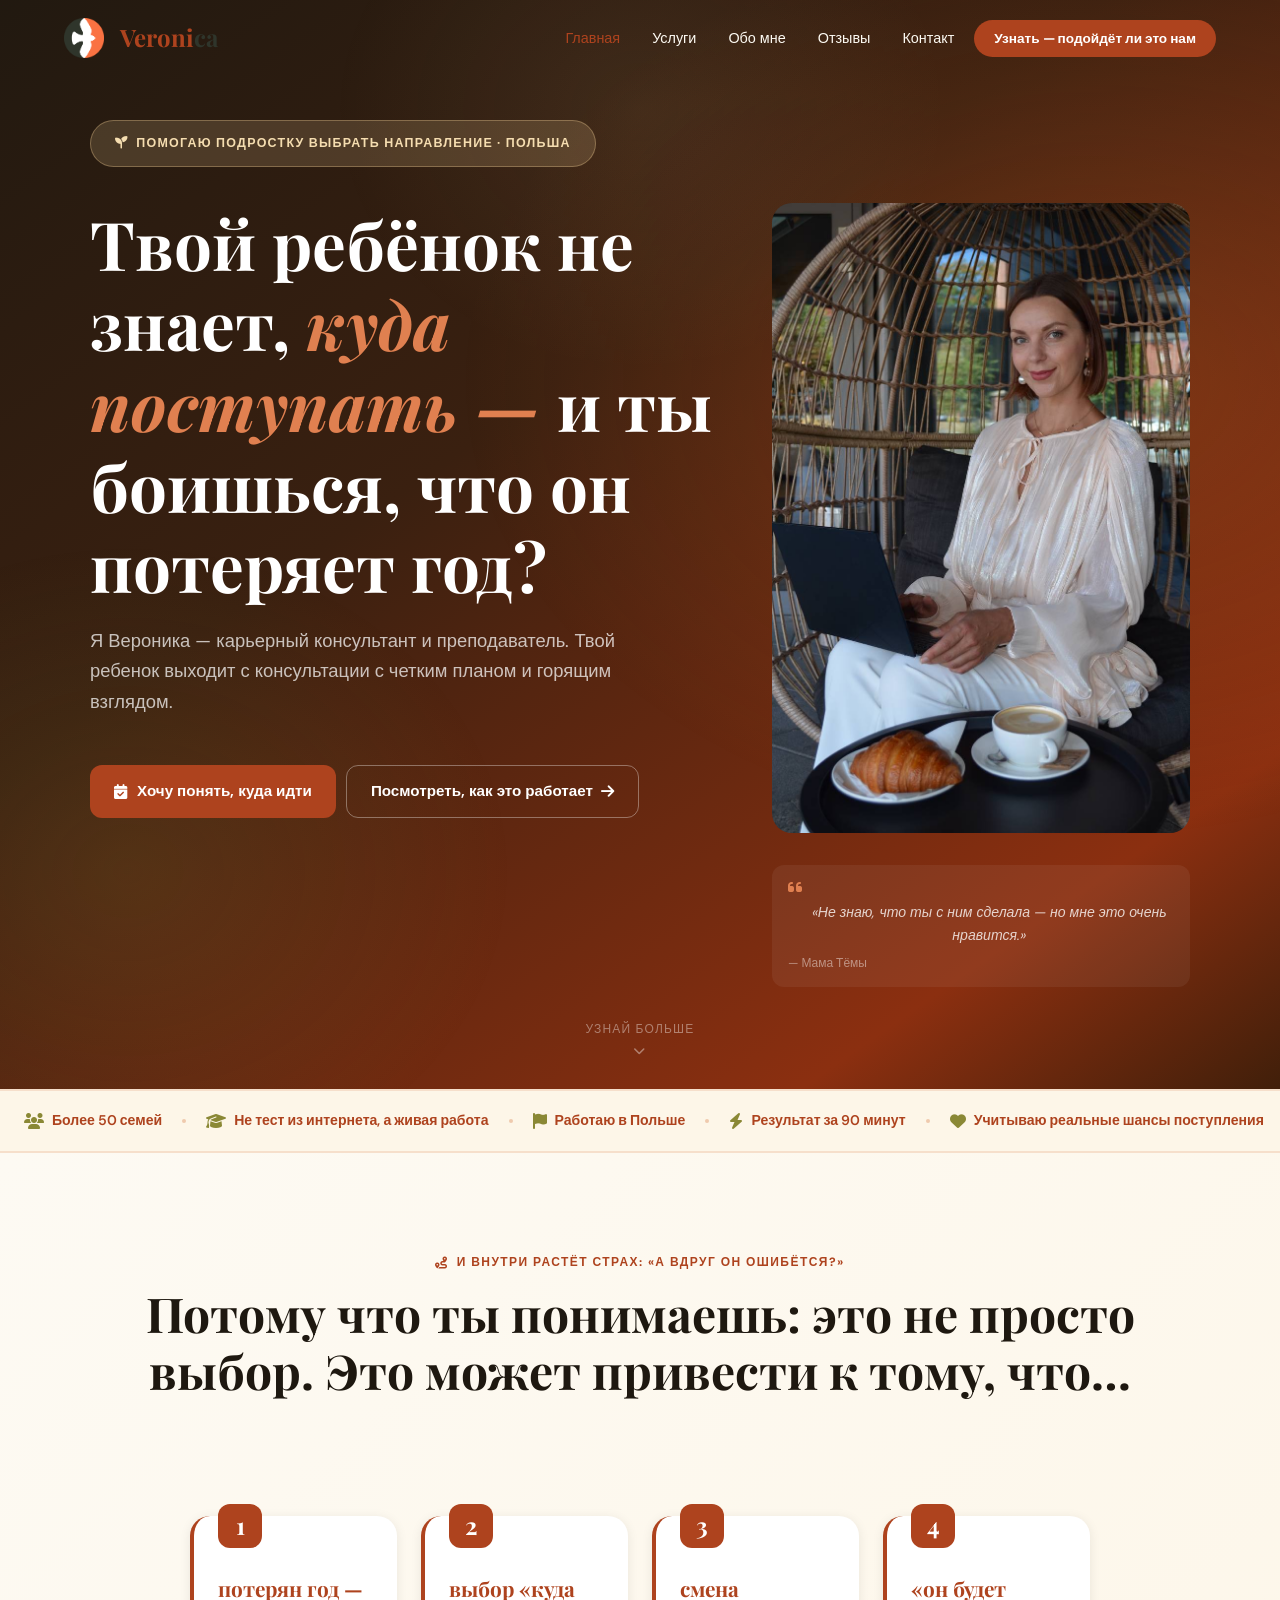
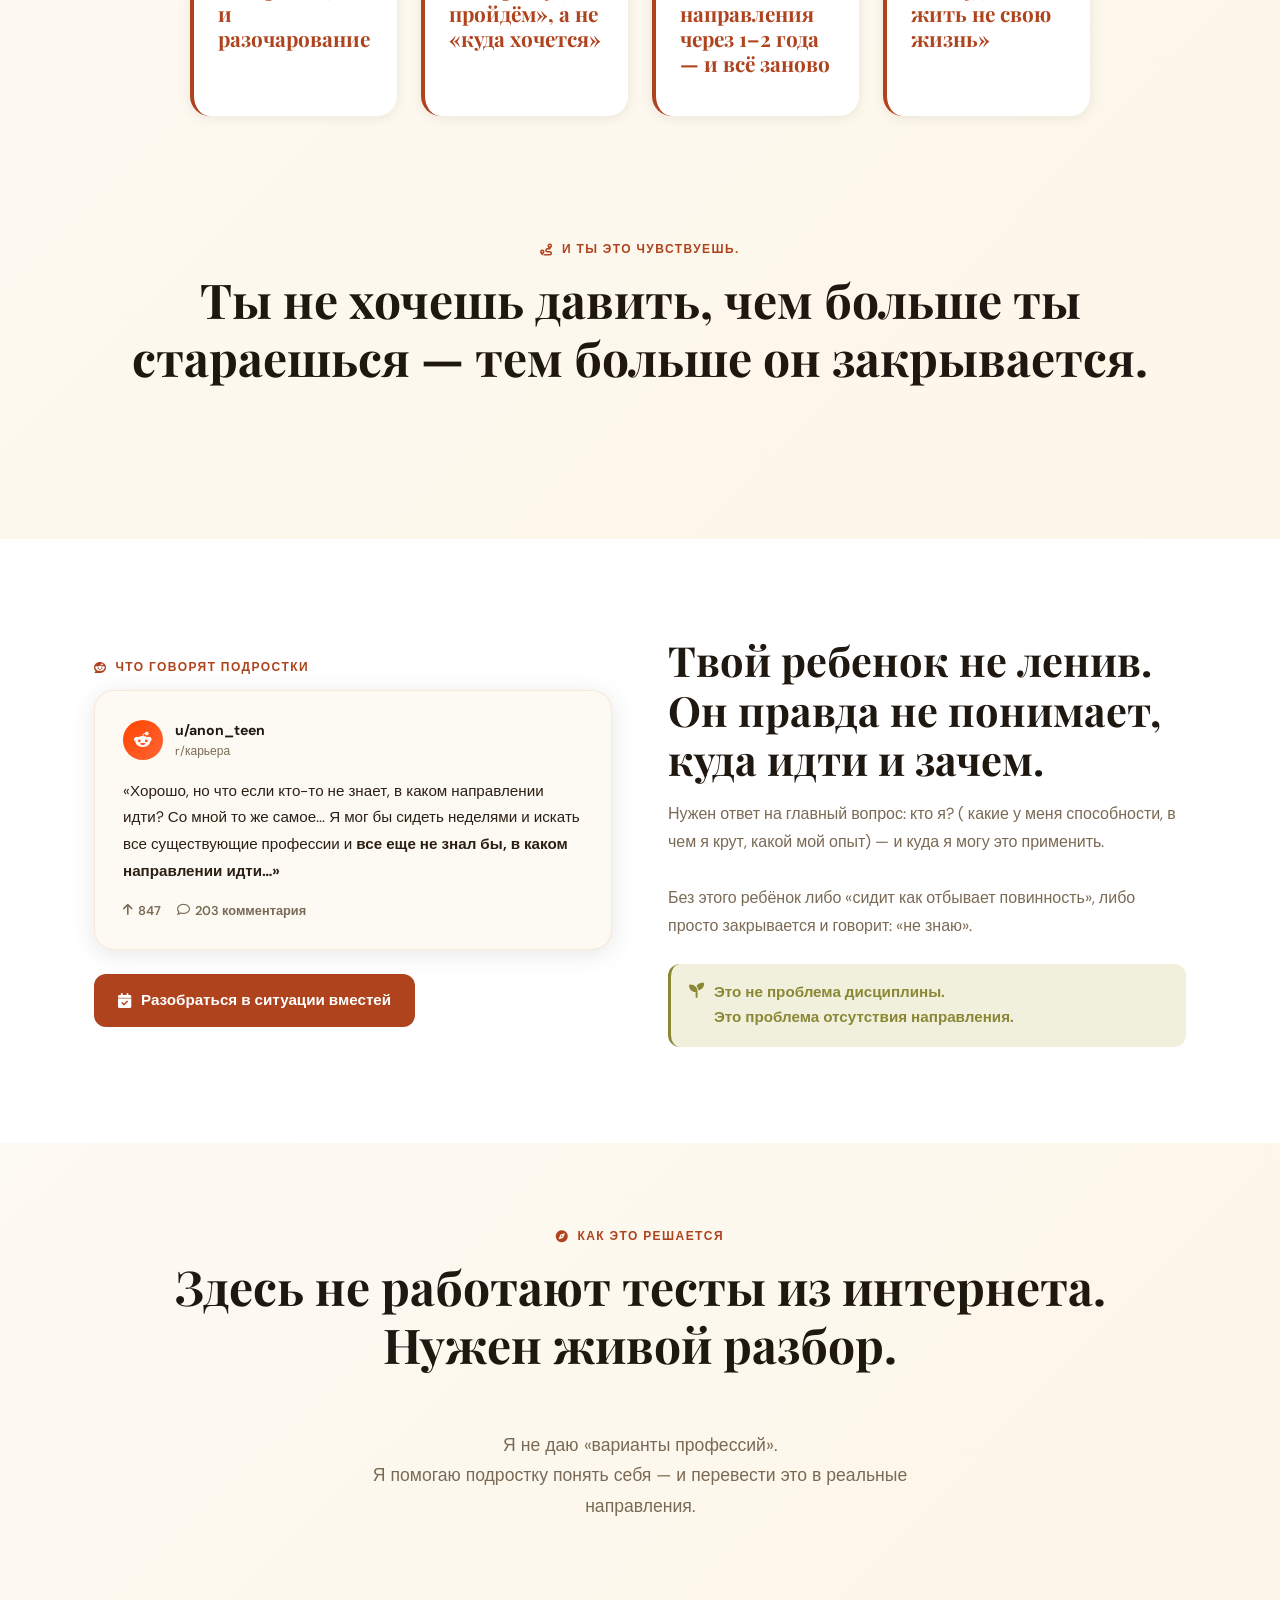
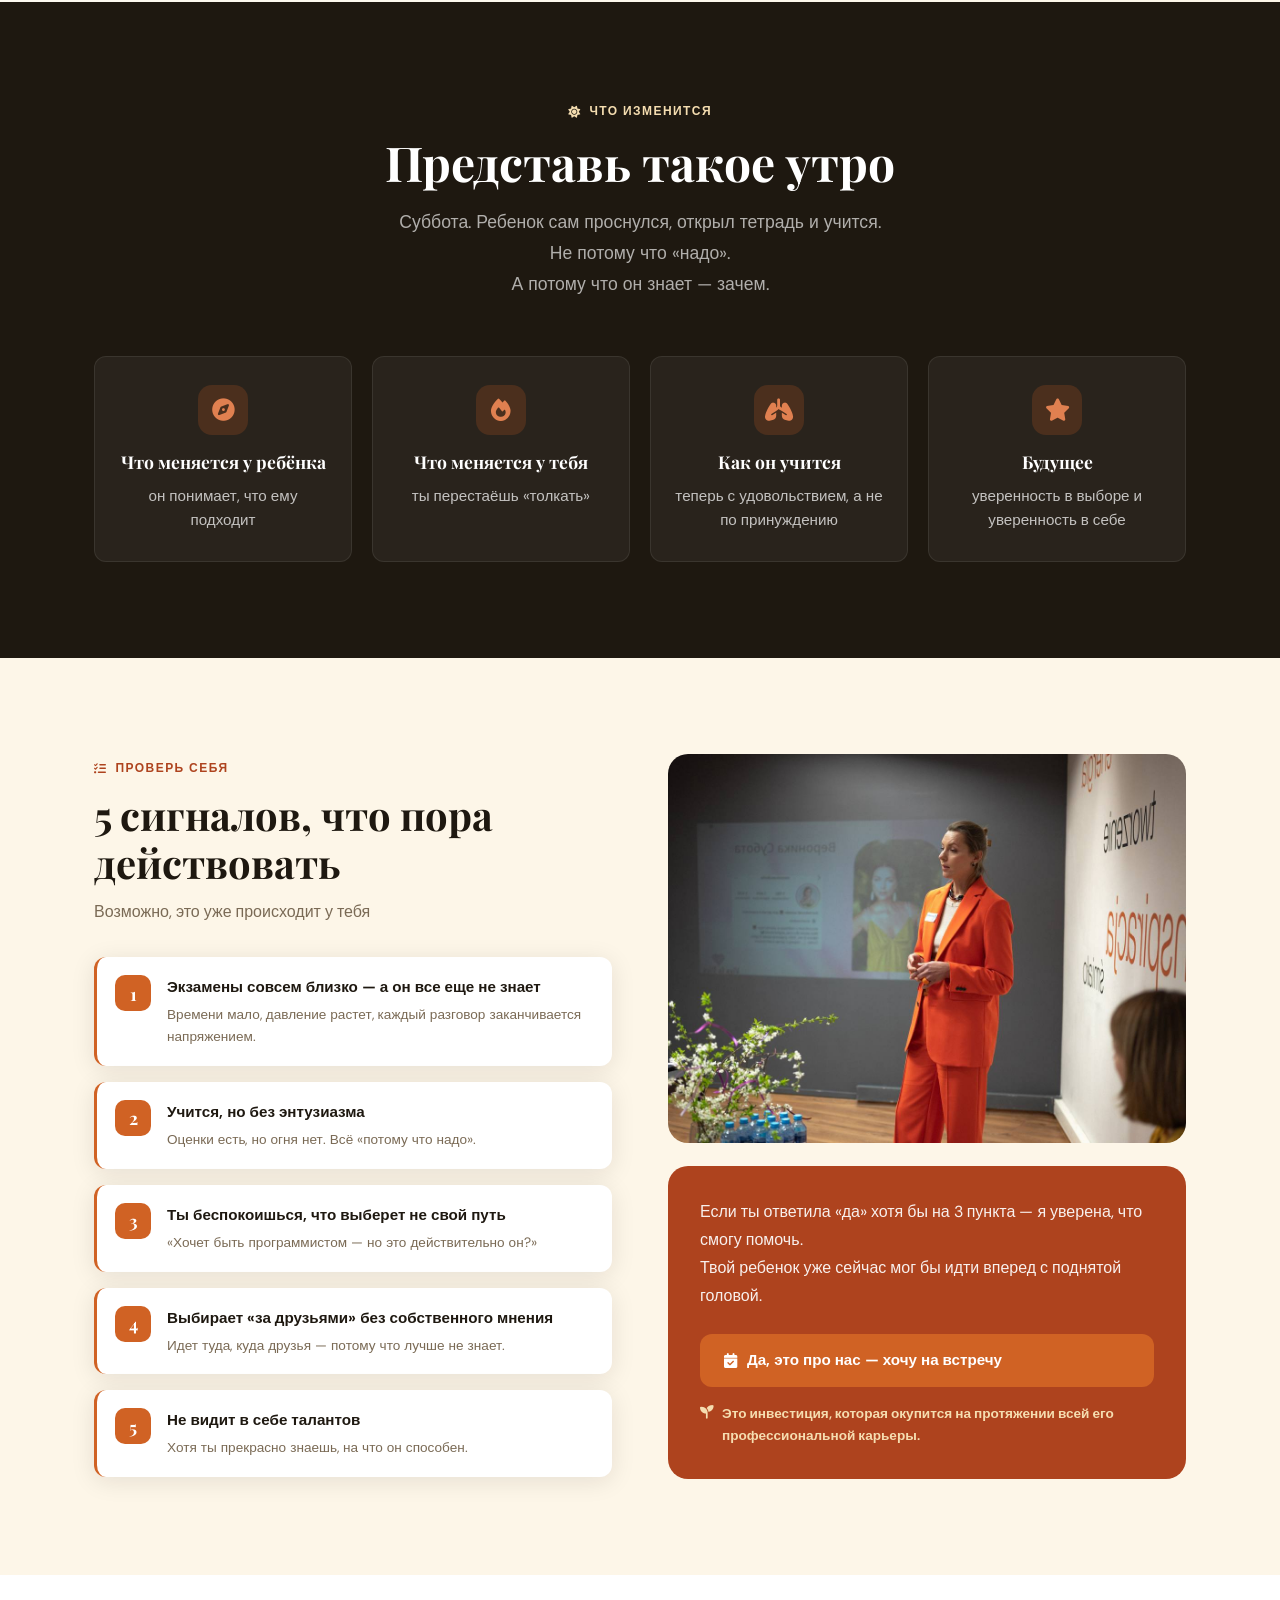
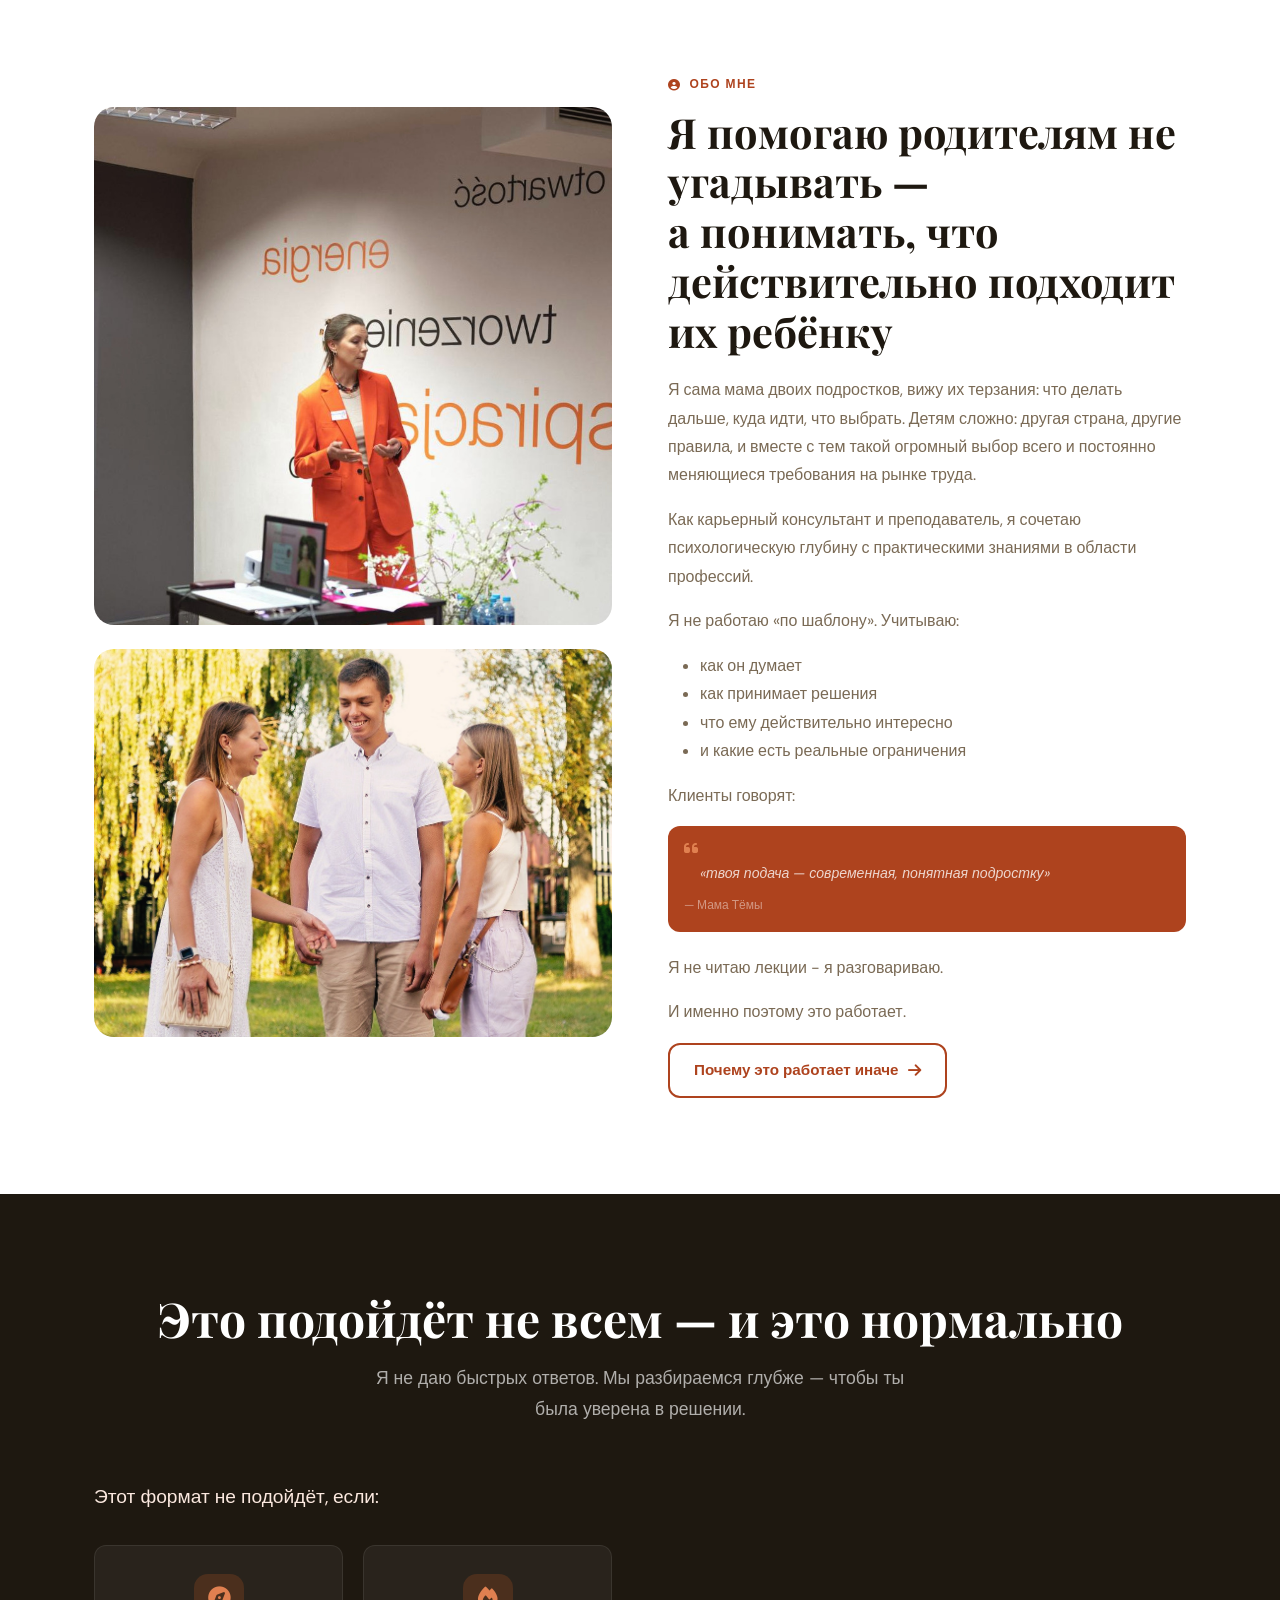
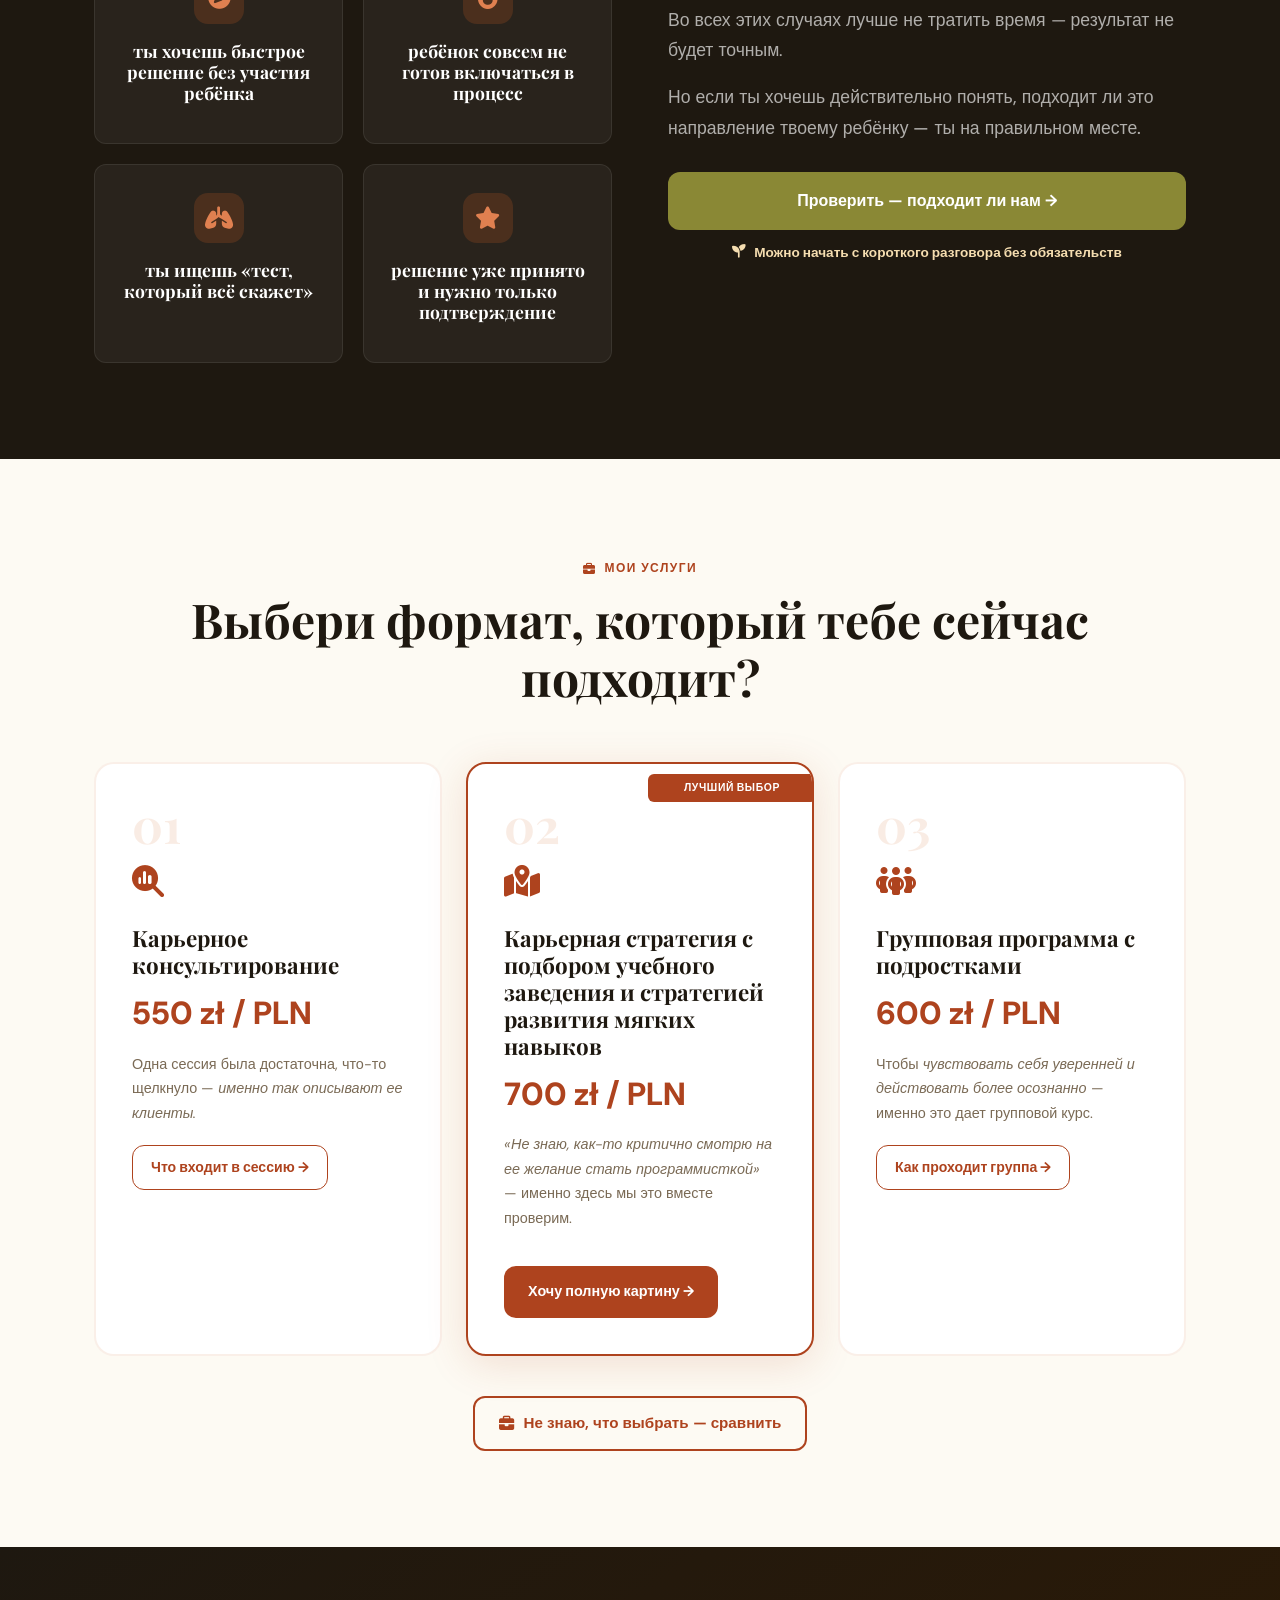
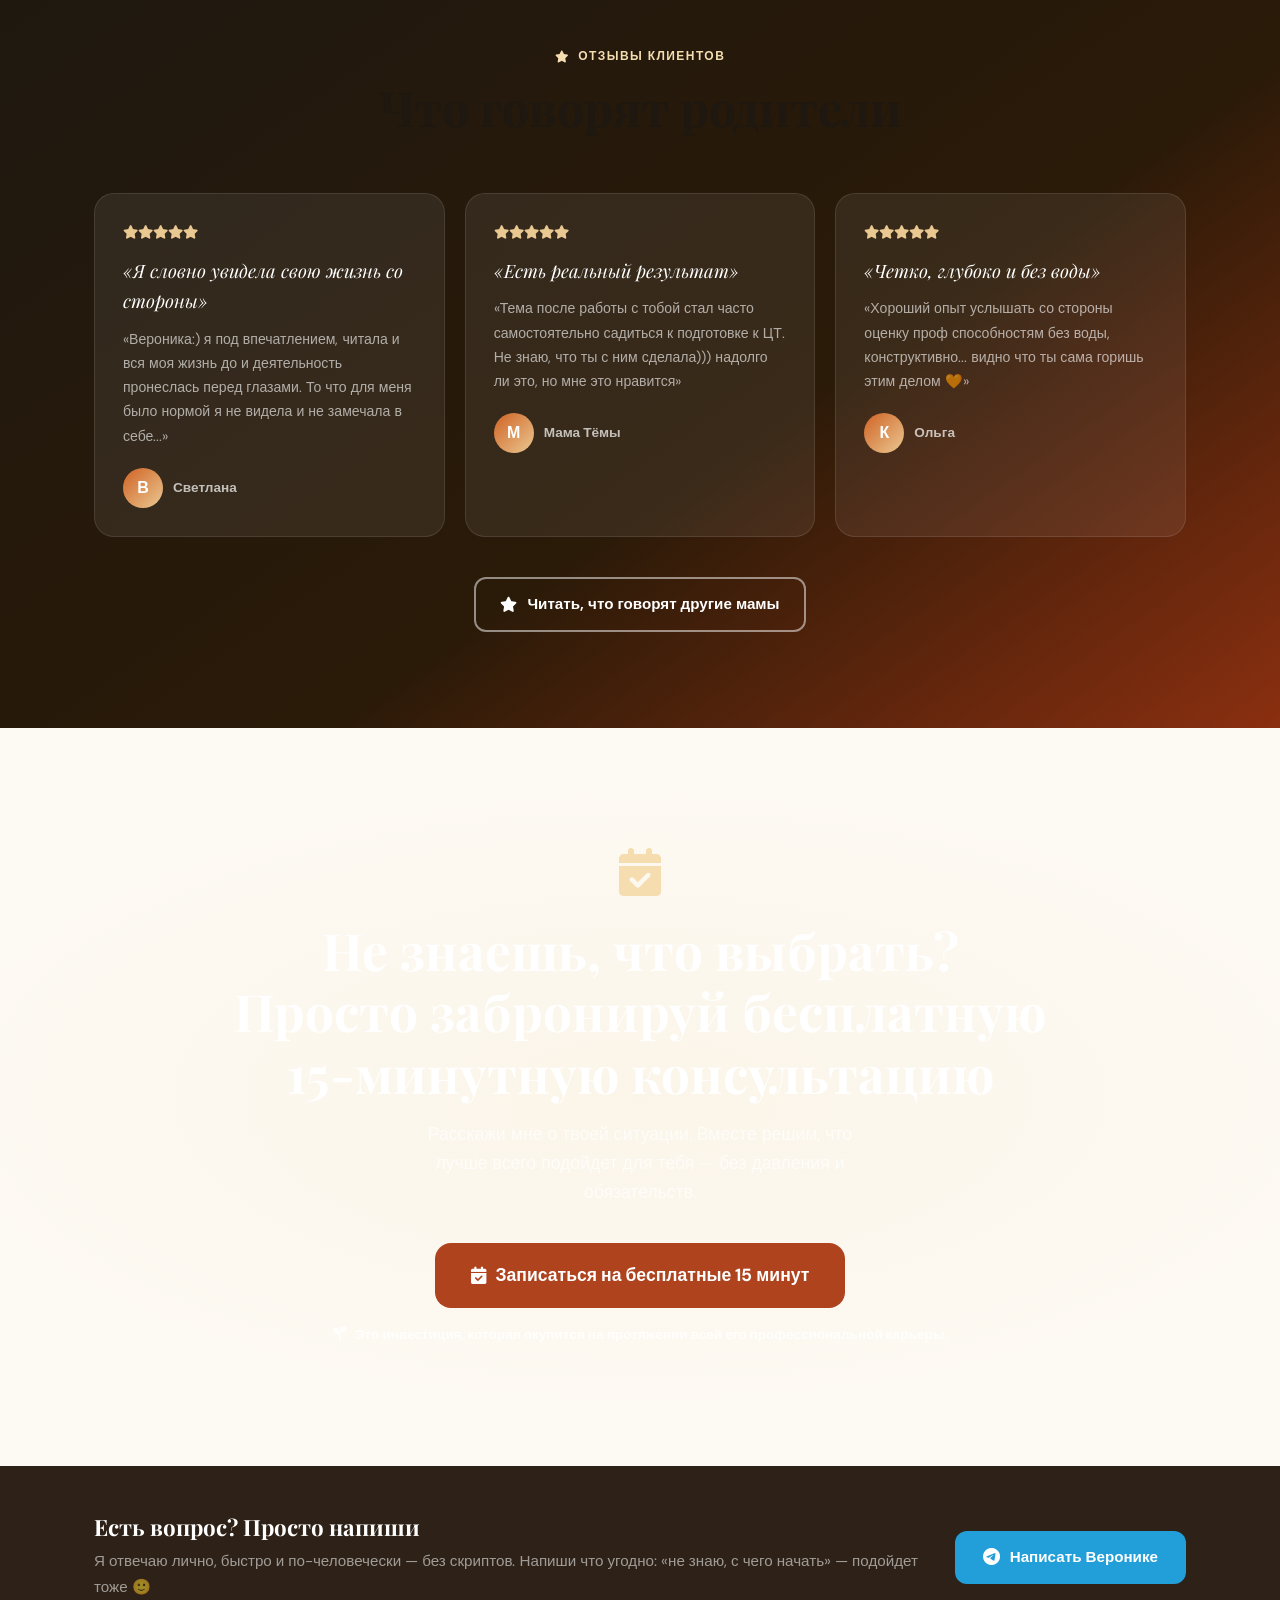
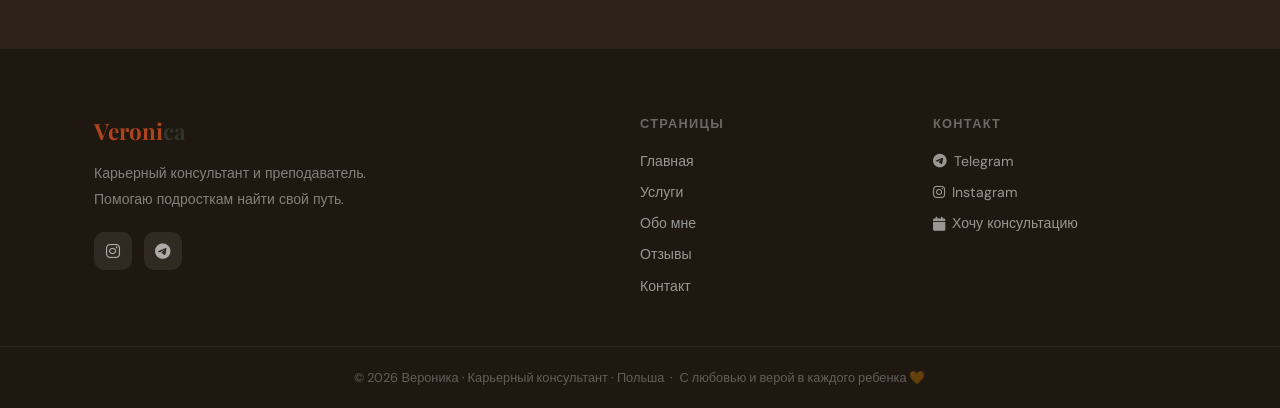
<file: index.html>
<!DOCTYPE html>
<html lang="ru">

<head>
  <meta charset="UTF-8">
  <meta name="viewport" content="width=device-width, initial-scale=1.0">
  <title>Вероника — Карьерный консультант</title>
  <link rel="preconnect" href="https://fonts.googleapis.com">
  <link rel="preconnect" href="https://fonts.gstatic.com" crossorigin>
  <link
    href="https://fonts.googleapis.com/css2?family=Playfair+Display:ital,wght@0,400;0,600;0,700;0,900;1,400;1,700&family=DM+Sans:wght@300;400;500;600;700&display=swap"
    rel="stylesheet">
  <link rel="stylesheet" href="https://cdnjs.cloudflare.com/ajax/libs/font-awesome/6.5.0/css/all.min.css">
  <link rel="stylesheet" href="./style.css">
  <link rel="icon" href="/images/logo.png" sizes="any">

  <!-- SEO meta -->
  <meta name="description" content="Вероника — карьерный консультант в Познани. Помогаю подросткам и их родителям выбрать направление обучения и построить стратегию поступления в Польше. Консультации онлайн и офлайн.">
  <meta name="keywords" content="карьерный консультант Познань, doradca zawodowy Poznań, консультация по выбору профессии, помощь с поступлением, подбор вуза">
  <link rel="canonical" href="/">
  <!-- Open Graph -->
  <meta property="og:title" content="Вероника — Карьерный консультант в Познани">
  <meta property="og:description" content="Консультации по выбору направления обучения, стратегия поступления, подбор вузов в Польше. Помощь подросткам и родителям.">
  <meta property="og:type" content="website">
  <meta property="og:url" content="/">
  <meta property="og:image" content="/images/og-home.jpg">
  <!-- Twitter -->
  <meta name="twitter:card" content="summary_large_image">
  <meta name="twitter:title" content="Вероника — Карьерный консультант в Познани">
  <meta name="twitter:description" content="Консультации по выбору направления обучения и построению карьеры в Польше. Индивидуальные и групповые программы для подростков.">

  <script type="application/ld+json">
  {
    "@context": "https://schema.org",
    "@type": "ProfessionalService",
    "name": "Вероника — Карьерный консультант",
    "description": "Карьерные консультации в Познани: диагностика, подбор вузов, стратегия поступления, развитие soft skills.",
    "url": "https://your-site.example/",
    "address": { "@type": "PostalAddress", "addressLocality": "Познань", "addressCountry": "PL" }
  }
  </script>
</head>

<body>

  <!-- ══ NAV ══ -->
  <nav id="navbar">
    <div class="nav-inner">
      <a href="index.html" class="nav-logo">
        <img src="./images/logo.png" alt="Логотип Вероника" class="nav-logo-img">
        <p class="nav-logo-text">Veroni<span>ca</span></p>
      </a>
      <button class="burger" id="burger" aria-label="menu" aria-controls="nav-links" aria-expanded="false">
        <span></span><span></span><span></span>
      </button>
      <ul class="nav-links" id="nav-links">
        <li><a href="index.html" class="active">Главная</a></li>
        <li><a href="uslugi.html">Услуги</a></li>
        <li><a href="o-mnie.html">Обо мне</a></li>
        <li><a href="opinie.html">Отзывы</a></li>
        <li><a href="kontakt.html">Контакт</a></li>
        <li><a href="kontakt.html#cal" class="nav-cta">Узнать — подойдёт ли это нам</a></li>
      </ul>
    </div>
  </nav>

  <!-- ══ HERO ══ -->
  <section class="hero" id="hero">
    <div class="hero-parallax" id="heroBg"></div>
    <div class="hero-overlay"></div>
    <div class="hero-content">
      <div class="hero-badge-full reveal">
        <i class="fa-solid fa-seedling"></i>
        Помогаю подростку выбрать направление · Польша
      </div>

      <div class="hero-layout">
        <div>
          <h1 class="hero-title reveal reveal-d1">
            Твой ребёнок не знает, <em>куда поступать —</em> и ты боишься, что он потеряет год?
          </h1>
          <p class="hero-sub reveal reveal-d2">
            Я Вероника — карьерный консультант и преподаватель. Твой ребенок выходит с консультации с четким планом и
            горящим
            взглядом.
          </p>
          <div class="hero-card-btns">
            <a href="kontakt.html#cal" class="btn-main">
              <i class="fa-solid fa-calendar-check"></i>
              Хочу понять, куда идти
            </a>
            <a href="uslugi.html#nastolatki" class="btn-ghost">
              Посмотреть, как это работает <i class="fa-solid fa-arrow-right"></i>
            </a>
          </div>
        </div>
        <div class="reveal reveal-d3">
          <img class="hero-image-placeholder" src="./images/IMG_4200.JPG" alt="карьерный консультант" />
          <div class="hero-card-quote reveal">
            <i class="fa-solid fa-quote-left"></i>
            <span>«Не знаю, что ты с ним сделала — но мне это очень нравится.»</span>
            <cite>— Мама Тёмы</cite>
          </div>
        </div>
      </div>
    </div>
    <div class="hero-scroll-hint">
      <span>Узнай больше</span>
      <i class="fa-solid fa-chevron-down"></i>
    </div>
  </section>

  <!-- ══ TRUST STRIP ══ -->
  <div class="trust-strip">
    <div class="trust-inner">
      <div class="trust-item"><i class="fa-solid fa-users"></i><span>Более 50 семей</span></div>
      <div class="trust-sep"></div>
      <div class="trust-item"><i class="fa-solid fa-graduation-cap"></i><span>Не тест из интернета, а живая
          работа</span></div>
      <div class="trust-sep"></div>
      <div class="trust-item"><i class="fa-solid fa-flag"></i><span>Работаю в Польше</span></div>
      <div class="trust-sep"></div>
      <div class="trust-item"><i class="fa-solid fa-bolt"></i><span>Результат за 90 минут</span></div>
      <div class="trust-sep"></div>
      <div class="trust-item"><i class="fa-solid fa-heart"></i><span>Учитываю реальные шансы поступления</span></div>
    </div>
  </div>

  <!-- HOW PROCESS GOES -->
  <section class="how-process-section">
    <div class="container">
      <div class="section-header reveal">
        <div class="section-eyebrow">
          <i class="fa-solid fa-route"></i> И внутри растёт страх: «а вдруг он ошибётся?»
        </div>
        <h2>Потому что ты понимаешь: это не просто выбор. Это может привести к тому, что…</h2>
      </div>

      <div class="how-process-grid">
        <div class="how-process-cards">

          <div class="how-process-card reveal">
            <div class="how-process-card-num">1</div>
            <div class="how-process-card-content">
              <h4>потерян год — и разочарование</h4>
            </div>
          </div>

          <div class="how-process-card reveal reveal-d1">
            <div class="how-process-card-num">2</div>
            <div class="how-process-card-content">
              <h4>выбор «куда пройдём», а не «куда хочется»</h4>
            </div>
          </div>

          <div class="how-process-card reveal reveal-d2">
            <div class="how-process-card-num">3</div>
            <div class="how-process-card-content">
              <h4>смена направления через 1–2 года — и всё заново</h4>
            </div>
          </div>

          <div class="how-process-card reveal reveal-d3">
            <div class="how-process-card-num">4</div>
            <div class="how-process-card-content">
              <h4>«он будет жить не свою жизнь»</h4>
            </div>
          </div>
        </div>
      </div>

      <div class="section-header how-process-lead">
        <div class="section-eyebrow"><i class="fa-solid fa-route"></i> И ты это чувствуешь.</div>
        <h2>Ты не хочешь давить, чем больше ты стараешься — тем больше он закрывается.</h2>
      </div>
    </div>
  </section>

  <!-- ══ REDDIT VOICE ══ -->
  <section class="reddit-section">
    <div class="container">
      <div class="reddit-layout">
        <div class="reddit-left reveal reveal-d1">
          <div class="section-eyebrow"><i class="fa-brands fa-reddit"></i> Что говорят подростки</div>
          <div class="reddit-card">
            <div class="reddit-card-header">
              <div class="reddit-avatar"><i class="fa-brands fa-reddit-alien"></i></div>
              <div>
                <div class="reddit-username">u/anon_teen</div>
                <div class="reddit-sub">r/карьера</div>
              </div>
            </div>
            <p class="reddit-text">
              «Хорошо, но что если кто-то не знает, в каком направлении идти? Со мной то же самое... Я мог бы сидеть
              неделями и искать все существующие профессии и <strong>все еще не знал бы, в каком направлении
                идти…»</strong>
            </p>
            <div class="reddit-footer">
              <span><i class="fa-solid fa-arrow-up"></i> 847</span>
              <span><i class="fa-regular fa-comment"></i> 203 комментария</span>
            </div>
          </div>
          <a href="kontakt.html#cal" class="btn-main u-mt-24 u-inline-flex">
            <i class="fa-solid fa-calendar-check"></i>
            Разобраться в ситуации вместей
          </a>
        </div>
        <div class="reddit-right reveal">
          <h2>Твой ребенок не ленив.<br>Он правда не понимает, куда идти и зачем.</h2>
          <p>
            Нужен ответ на главный вопрос: кто я? ( какие у меня способности, в чем я крут, какой мой опыт) — и куда я
            могу это применить.
            <br><br>Без этого ребёнок либо «сидит как отбывает повинность», либо просто закрывается и говорит: «не
            знаю».
          </p>
          <div class="reddit-cta-text">
            <i class="fa-solid fa-seedling"></i>
            <strong>Это не проблема дисциплины.<br>
              Это проблема отсутствия направления.
            </strong>
          </div>
        </div>
      </div>
    </div>
  </section>

  <section class="solution-section">
    <div class="container solution-content">
      <div class="section-header reveal">
        <div class="section-eyebrow">
          <i class="fa-solid fa-compass"></i> Как это решается
        </div>
        <h2>
          Здесь не работают тесты из интернета.<br>
          Нужен живой разбор.
        </h2>
      </div>

      <p class="section-lead">
        Я не даю «варианты профессий».<br>
        Я помогаю подростку понять себя — и перевести это в реальные направления.
      </p>
    </div>
  </section>

  <!-- ══ PROMISE ══ -->
  <section class="promise-section">
    <div class="container">
      <div class="section-header reveal">
        <div class="section-eyebrow"><i class="fa-solid fa-sun"></i> Что изменится</div>
        <h2>Представь такое утро</h2>
        <p class="section-lead">Суббота. Ребенок сам проснулся, открыл тетрадь и учится. <br>
          Не потому что «надо». <br> А потому что он знает — зачем.</p>
      </div>
      <div class="promise-grid">
        <div class="promise-card reveal">
          <div class="promise-icon"><i class="fa-solid fa-compass"></i></div>
          <h3>Что меняется у ребёнка</h3>
          <p>он понимает, что ему подходит</p>
        </div>
        <div class="promise-card reveal reveal-d1">
          <div class="promise-icon"><i class="fa-solid fa-fire"></i></div>
          <h3>Что меняется у тебя</h3>
          <p>ты перестаёшь «толкать»</p>
        </div>
        <div class="promise-card reveal reveal-d2">
          <div class="promise-icon"><i class="fa-solid fa-lungs"></i></div>
          <h3>Как он учится</h3>
          <p>теперь с удовольствием, а не по принуждению</p>
        </div>
        <div class="promise-card reveal reveal-d3">
          <div class="promise-icon"><i class="fa-solid fa-star"></i></div>
          <h3>Будущее</h3>
          <p>уверенность в выборе и уверенность в себе</p>
        </div>
      </div>
    </div>
  </section>

  <!-- ══ CHECKLIST ══ -->
  <section class="checklist-section">
    <div class="container">
      <div class="checklist-layout">
        <div class="checklist-left reveal">
          <div class="section-eyebrow"><i class="fa-solid fa-list-check"></i> Проверь себя</div>
          <h2>5 сигналов, что пора действовать</h2>
          <p>Возможно, это уже происходит у тебя</p>
          <div class="checklist-items">
            <div class="check-item">
              <div class="check-num">1</div>
              <div>
                <strong>Экзамены совсем близко — а он все еще не знает</strong>
                <p>Времени мало, давление растет, каждый разговор заканчивается напряжением.</p>
              </div>
            </div>
            <div class="check-item">
              <div class="check-num">2</div>
              <div>
                <strong>Учится, но без энтузиазма</strong>
                <p>Оценки есть, но огня нет. Всё «потому что надо».</p>
              </div>
            </div>
            <div class="check-item">
              <div class="check-num">3</div>
              <div>
                <strong>Ты беспокоишься, что выберет не свой путь</strong>
                <p>«Хочет быть программистом — но это действительно он?»</p>
              </div>
            </div>
            <div class="check-item">
              <div class="check-num">4</div>
              <div>
                <strong>Выбирает «за друзьями» без собственного мнения</strong>
                <p>Идет туда, куда друзья — потому что лучше не знает.</p>
              </div>
            </div>
            <div class="check-item">
              <div class="check-num">5</div>
              <div>
                <strong>Не видит в себе талантов</strong>
                <p>Хотя ты прекрасно знаешь, на что он способен.</p>
              </div>
            </div>
          </div>
        </div>
        <div class="checklist-right reveal reveal-d1">
          <div class="photo-placeholder checklist-img">
          </div>
          <div class="checklist-result-box">
            <p>Если ты ответила «да» хотя бы на 3 пункта — я уверена, что смогу помочь. <br> Твой ребенок уже сейчас мог
              бы идти вперед с поднятой головой.</p>
            <a href="kontakt.html#cal" class="btn-main">
              <i class="fa-solid fa-calendar-check"></i>
              Да, это про нас — хочу на встречу
            </a>
            <div class="invest-note">
              <i class="fa-solid fa-seedling"></i>
              Это инвестиция, которая окупится на протяжении всей его профессиональной карьеры.
            </div>
          </div>
        </div>
      </div>
    </div>
  </section>

  <!-- ══ ABOUT TEASER ══ -->
  <section class="about-teaser">
    <div class="container">
      <div class="about-teaser-layout">
        <div class="about-teaser-photo reveal">
          <div class="photo-placeholder photo-placeholder--tall about-img2">
          </div>
          <div class="photo-placeholder about-img1">
          </div>
        </div>
        <div class="about-teaser-text reveal reveal-d1">
          <div class="section-eyebrow"><i class="fa-solid fa-user-circle"></i> Обо мне</div>
          <h2>
            Я помогаю родителям не угадывать —<br>
            а понимать, что действительно подходит их ребёнку
          </h2>
          <p>Я сама мама двоих подростков, вижу их терзания: что делать дальше, куда идти, что выбрать. Детям сложно:
            другая страна, другие правила, и вместе с тем такой огромный выбор всего и постоянно меняющиеся требования
            на рынке труда.</p>
          <p>Как карьерный консультант и преподаватель, я сочетаю психологическую глубину с практическими знаниями в
            области профессий.</p>
          <p>
            Я не работаю «по шаблону».
            Учитываю:
          <ul>
            <li>как он думает</li>
            <li>как принимает решения</li>
            <li>что ему действительно интересно</li>
            <li>и какие есть реальные ограничения</li>
          </ul>
          </p>
          <p>Клиенты говорят:</p>
          <div class="about-card-quote">
            <i class="fa-solid fa-quote-left"></i>
            <span>«твоя подача — современная, понятная подростку»</span>
            <cite>— Мама Тёмы</cite>
          </div>
          <p>Я не читаю лекции - я разговариваю.</p>
          <p>И именно поэтому это работает.</p>
          <a href="o-mnie.html" class="btn-outline">
            Почему это работает иначе <i class="fa-solid fa-arrow-right"></i>
          </a>
        </div>
      </div>
    </div>
  </section>

  <!-- NOT FOR EVERYONE -->
  <section class="promise-section">
    <div class="container">
      <div class="section-header reveal">
        <h2>Это подойдёт не всем — и это нормально</h2>
        <p class="section-lead">
          Я не даю быстрых ответов.
          Мы разбираемся глубже — чтобы ты была уверена в решении.
        </p>
      </div>
      <div class="checklist-layout">
        <div>
          <p class="client-grid-lead reveal">
            Этот формат не подойдёт, если:
          </p>
          <div class="client-grid">
            <div class="promise-card reveal">
              <div class="promise-icon"><i class="fa-solid fa-compass"></i></div>
              <h3>ты хочешь быстрое решение без участия ребёнка</h3>
            </div>
            <div class="promise-card reveal reveal-d1">
              <div class="promise-icon"><i class="fa-solid fa-fire"></i></div>
              <h3>ребёнок совсем не готов включаться в процесс</h3>
            </div>
            <div class="promise-card reveal reveal-d2">
              <div class="promise-icon"><i class="fa-solid fa-lungs"></i></div>
              <h3>ты ищешь «тест, который всё скажет»</h3>
            </div>
            <div class="promise-card reveal reveal-d3">
              <div class="promise-icon"><i class="fa-solid fa-star"></i></div>
              <h3>решение уже принято и нужно только подтверждение</h3>
            </div>
          </div>
        </div>
        <div class="section-lead">
          <p style="margin-top:24px;">
            Во всех этих случаях лучше не тратить время —
            результат не будет точным.
          </p>
          <p style="margin-top:16px; font-weight:500;">
            Но если ты хочешь действительно понять,
            подходит ли это направление твоему ребёнку —
            ты на правильном месте.
          </p>
          <a href="kontakt.html#cal" class="pkg-btn" style="margin-top:28px;">
            Проверить — подходит ли нам →
          </a>
          <div class="invest-note" style="margin-top:12px;">
            <i class="fa-solid fa-seedling"></i>
            Можно начать с короткого разговора без обязательств
          </div>
        </div>
      </div>
    </div>
  </section>

  <!-- ══ SERVICES TEASER ══ -->
  <section class="services-teaser">
    <div class="container">
      <div class="section-header reveal">
        <div class="section-eyebrow"><i class="fa-solid fa-briefcase"></i> Мои услуги</div>
        <h2>Выбери формат, который тебе сейчас подходит?</h2>
      </div>
      <div class="services-cards">
        <div class="service-card reveal">
          <div class="service-num">01</div>
          <div class="service-icon"><i class="fa-solid fa-magnifying-glass-chart"></i></div>
          <h3>Карьерное консультирование</h3>
          <div class="service-price">550 zł / PLN</div>
          <p>Одна сессия была достаточна, что-то щелкнуло — <em>именно так описывают ее клиенты.</em></p>
          <a href="uslugi.html#konsultacja" class="btn-ghost-dark">Что входит в сессию →</a>
        </div>
        <div class="service-card service-card--featured reveal reveal-d1">
          <div class="service-featured-label">Лучший выбор</div>
          <div class="service-num">02</div>
          <div class="service-icon"><i class="fa-solid fa-map-location-dot"></i></div>
          <h3>Карьерная стратегия с подбором учебного заведения и стратегией развития мягких навыков</h3>
          <div class="service-price">700 zł / PLN</div>
          <p><em>«Не знаю, как-то критично смотрю на ее желание стать программисткой»</em> — именно здесь мы это вместе
            проверим.</p>
          <a href="uslugi.html#pelna-opieka" class="btn-main u-mt-16 u-inline-flex btn-main--sm">Хочу полную картину →</a>
        </div>
        <div class="service-card reveal reveal-d2">
          <div class="service-num">03</div>
          <div class="service-icon"><i class="fa-solid fa-people-group"></i></div>
          <h3>Групповая программа с подростками</h3>
          <div class="service-price">600 zł / PLN</div>
          <p>Чтобы <em>чувствовать себя уверенней и действовать более осознанно</em> — именно это дает групповой курс.
          </p>
          <a href="uslugi.html#grupa" class="btn-ghost-dark">Как проходит группа →</a>
        </div>
      </div>
      <div class="u-text-center u-mt-40">
        <a href="uslugi.html" class="btn-outline reveal">
          <i class="fa-solid fa-briefcase"></i> Не знаю, что выбрать — сравнить
        </a>
      </div>
    </div>
  </section>

  <!-- ══ REVIEWS TEASER ══ -->
  <section class="reviews-teaser">
    <div class="container">
      <div class="section-header reveal">
        <div class="section-eyebrow section-eyebrow--light"><i class="fa-solid fa-star"></i> Отзывы клиентов
        </div>
        <h2 class="h2--light">Что говорят родители</h2>
      </div>
      <div class="reviews-mini-grid">
        <div class="review-mini reveal">
          <div class="review-mini-stars"><i class="fa-solid fa-star"></i><i class="fa-solid fa-star"></i><i
              class="fa-solid fa-star"></i><i class="fa-solid fa-star"></i><i class="fa-solid fa-star"></i></div>
          <p class="review-mini-quote">«Я словно увидела свою жизнь со стороны»</p>
          <p class="review-mini-text">«Вероника:) я под впечатлением, читала и вся моя жизнь до и деятельность
            пронеслась перед глазами. То что для меня было нормой я не видела и не замечала в себе...»</p>
          <div class="review-mini-author">
            <div class="rev-avatar">В</div><span>Светлана</span>
          </div>
        </div>
        <div class="review-mini reveal reveal-d1">
          <div class="review-mini-stars"><i class="fa-solid fa-star"></i><i class="fa-solid fa-star"></i><i
              class="fa-solid fa-star"></i><i class="fa-solid fa-star"></i><i class="fa-solid fa-star"></i></div>
          <p class="review-mini-quote">«Есть реальный результат»</p>
          <p class="review-mini-text">«Тема после работы с тобой стал часто самостоятельно садиться к подготовке к ЦТ.
            Не знаю, что ты с ним сделала))) надолго ли это, но мне это нравится»</p>
          <div class="review-mini-author">
            <div class="rev-avatar">М</div><span>Мама Тёмы</span>
          </div>
        </div>
        <div class="review-mini reveal reveal-d2">
          <div class="review-mini-stars"><i class="fa-solid fa-star"></i><i class="fa-solid fa-star"></i><i
              class="fa-solid fa-star"></i><i class="fa-solid fa-star"></i><i class="fa-solid fa-star"></i></div>
          <p class="review-mini-quote">«Четко, глубоко и без воды»</p>
          <p class="review-mini-text">«Хороший опыт услышать со стороны оценку проф способностям без воды,
            конструктивно... видно что ты сама горишь этим делом 🧡»</p>
          <div class="review-mini-author">
            <div class="rev-avatar">К</div><span>Ольга</span>
          </div>
        </div>
      </div>
      <div class="reveal u-text-center u-mt-40">
        <a href="opinie.html" class="btn-outline btn-outline--light">
          <i class="fa-solid fa-star"></i> Читать, что говорят другие мамы
        </a>
      </div>
    </div>
  </section>

  <!-- ══ FINAL CTA ══ -->
  <section class="final-cta">
    <div class="final-cta-bg" id="ctaBg"></div>
    <div class="final-cta-overlay"></div>
    <div class="container u-pos-rel u-z-2">
      <div class="final-cta-content reveal">
        <i class="fa-solid fa-calendar-check final-cta-icon"></i>
        <h2>Не знаешь, что выбрать?<br>
          Просто забронируй бесплатную<br>15-минутную консультацию</h2>
        <p>Расскажи мне о твоей ситуации. Вместе решим, что лучше всего подойдет для тебя — без давления и
          обязательств.</p>
        <a href="kontakt.html#cal" class="btn-main btn-main--large">
          <i class="fa-solid fa-calendar-check"></i>
          Записаться на бесплатные 15 минут
        </a>
        <div class="invest-note invest-note--light">
          <i class="fa-solid fa-seedling"></i>
          Это инвестиция, которая окупится на протяжении всей его профессиональной карьеры.
        </div>
      </div>
    </div>
  </section>

  <!-- ══ TELEGRAM ══ -->
  <section class="tg-section">
    <div class="container tg-inner">
      <div>
        <h3>Есть вопрос? Просто напиши</h3>
        <p>Я отвечаю лично, быстро и по-человечески — без скриптов. Напиши что угодно: «не знаю, с чего начать» —
          подойдет тоже 🙂</p>
      </div>
      <a href="https://t.me/VeronicaSubota" class="btn-tg" target="_blank">
        <i class="fa-brands fa-telegram"></i>
        Написать Веронике
      </a>
    </div>
  </section>

  <!-- ══ FOOTER ══ -->
  <footer>
    <div class="container footer-inner">
      <div class="footer-brand">
        <div class="nav-logo">Veroni<span>ca</span></div>
        <p>Карьерный консультант и преподаватель.<br>Помогаю подросткам найти свой путь.</p>
        <div class="footer-socials">
          <a href="https://www.instagram.com/veronicasubota" aria-label="Instagram" target="_blank"><i
              class="fa-brands fa-instagram"></i></a>
          <a href="https://t.me/VeronicaSubota" aria-label="Telegram" target="_blank"><i
              class="fa-brands fa-telegram"></i></a>
        </div>
      </div>
      <div class="footer-links">
        <strong>Страницы</strong>
        <a href="index.html">Главная</a>
        <a href="uslugi.html">Услуги</a>
        <a href="o-mnie.html">Обо мне</a>
        <a href="opinie.html">Отзывы</a>
        <a href="kontakt.html">Контакт</a>
      </div>
      <div class="footer-links">
        <strong>Контакт</strong>
        <a href="https://t.me/VeronicaSubota" target="_blank"><i class="fa-brands fa-telegram"></i> Telegram</a>
        <a href="https://www.instagram.com/veronicasubota" target="_blank"><i class="fa-brands fa-instagram"></i>
          Instagram</a>
        <a href="kontakt.html#cal"><i class="fa-solid fa-calendar"></i> Хочу консультацию</a>
      </div>
    </div>
    <div class="footer-bottom">
      <p>© 2026 Вероника · Карьерный консультант · Польша &nbsp;·&nbsp; С любовью и верой в каждого ребенка 🧡</p>
    </div>
  </footer>

  <div class="sticky-cta">
    <a href="kontakt.html#cal">
      <i class="fa-solid fa-calendar-check"></i>
      Забронировать 15 минут бесплатно
    </a>
  </div>

  <script src="./js/main.js"></script>
</body>

</html>
</file>
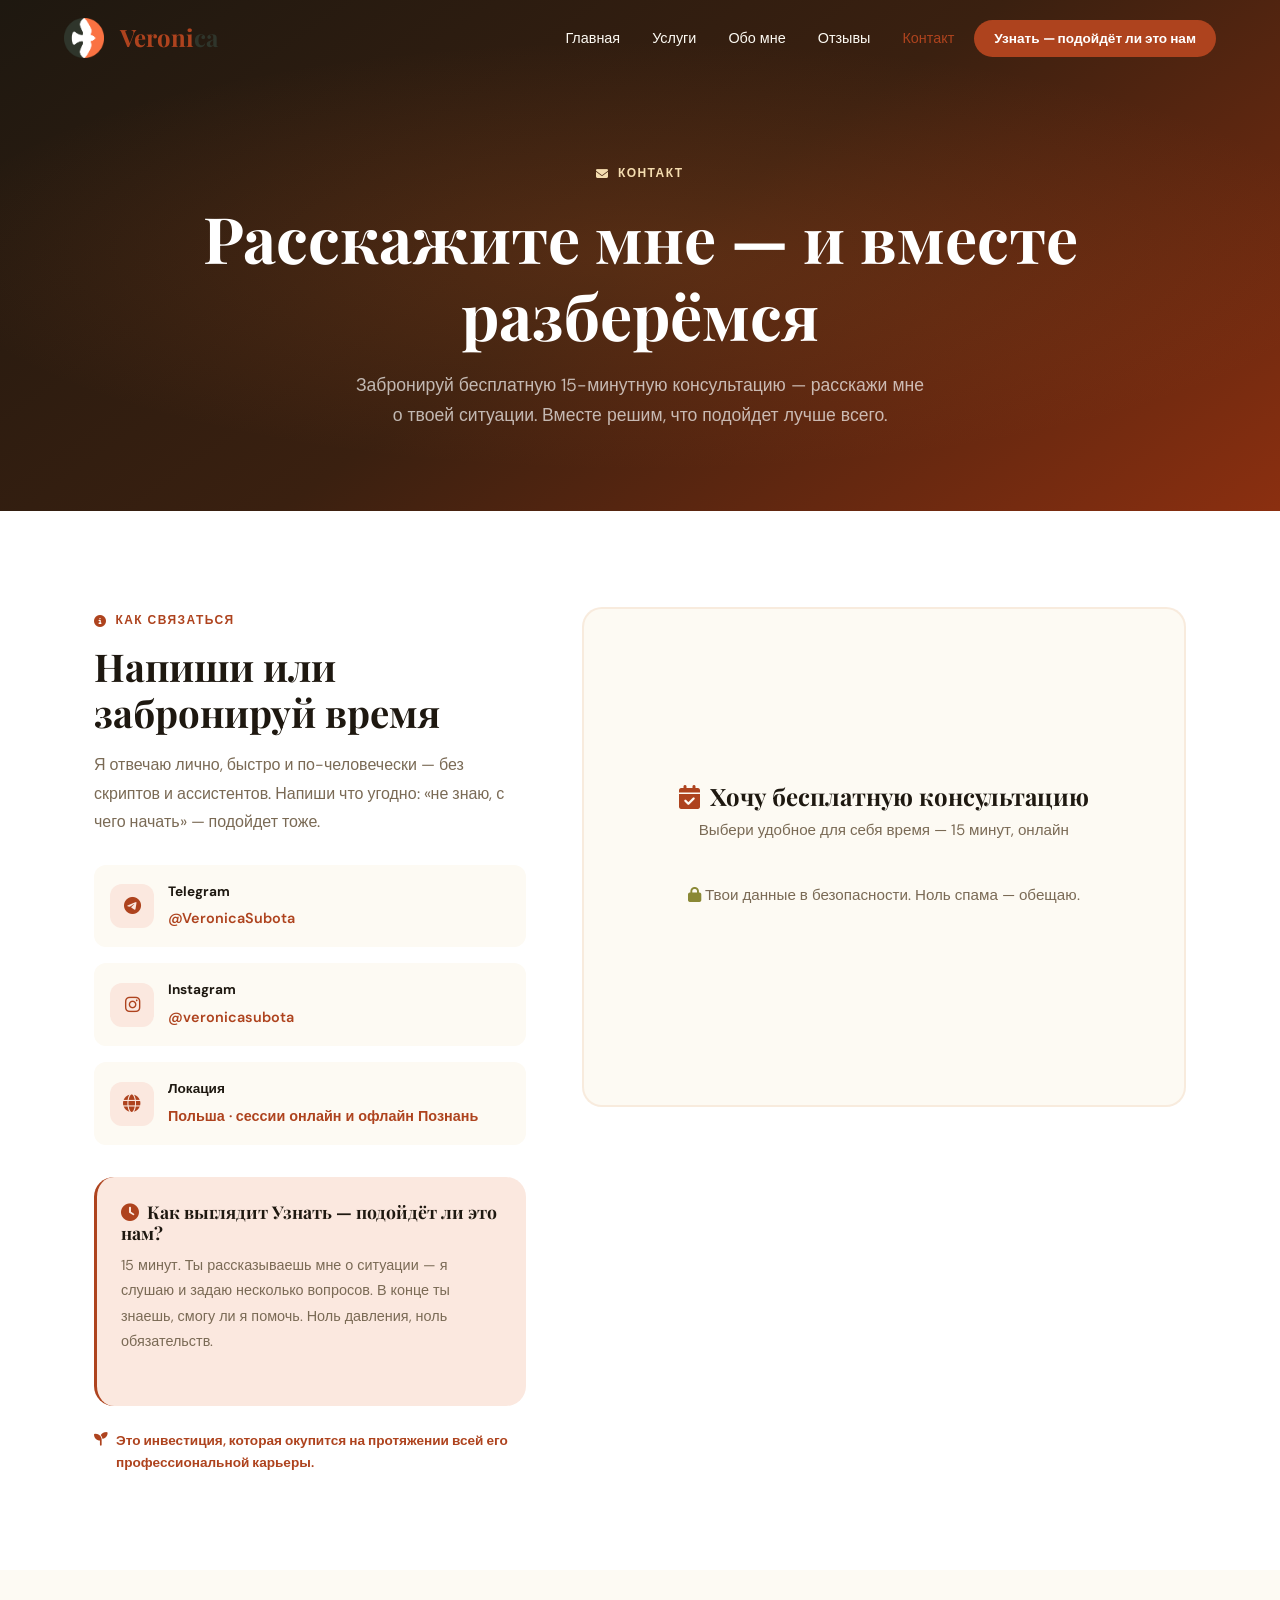
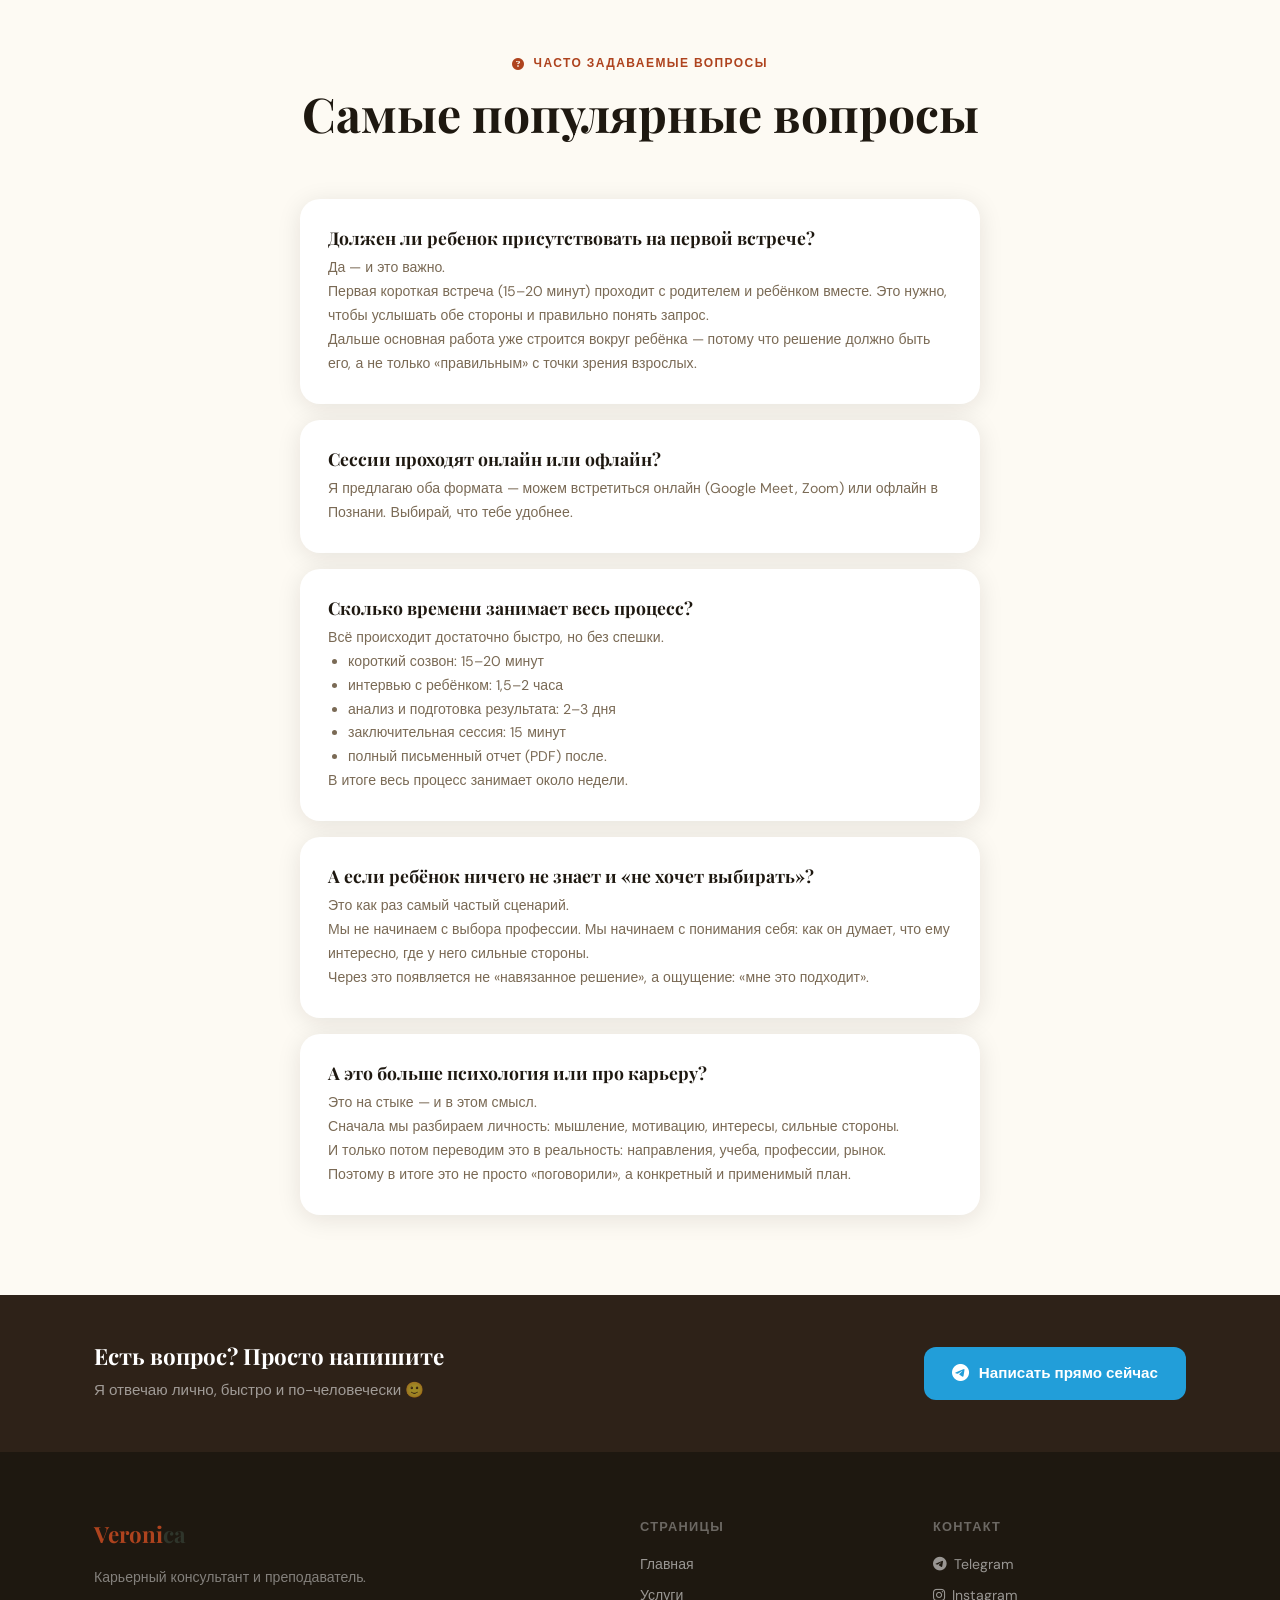
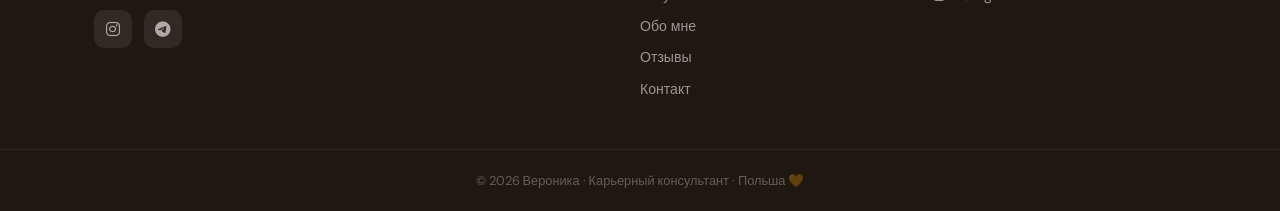
<file: kontakt.html>
<!DOCTYPE html>
<html lang="ru">

<head>
  <meta charset="UTF-8">
  <meta name="viewport" content="width=device-width, initial-scale=1.0">
  <title>Контакт | Вероника — Карьерный консультант</title>
  <link rel="preconnect" href="https://fonts.googleapis.com">
  <link rel="preconnect" href="https://fonts.gstatic.com" crossorigin>
  <link
    href="https://fonts.googleapis.com/css2?family=Playfair+Display:ital,wght@0,400;0,600;0,700;0,900;1,400;1,700&family=DM+Sans:wght@300;400;500;600;700&display=swap"
    rel="stylesheet">
  <link rel="stylesheet" href="https://cdnjs.cloudflare.com/ajax/libs/font-awesome/6.5.0/css/all.min.css">
  <link rel="stylesheet" href="./style.css">
  <link rel="icon" href="/images/logo.png" sizes="any">
  <!-- Cal inline embed code begins -->
  <script type="text/javascript">
    (function (C, A, L) { let p = function (a, ar) { a.q.push(ar); }; let d = C.document; C.Cal = C.Cal || function () { let cal = C.Cal; let ar = arguments; if (!cal.loaded) { cal.ns = {}; cal.q = cal.q || []; d.head.appendChild(d.createElement("script")).src = A; cal.loaded = true; } if (ar[0] === L) { const api = function () { p(api, arguments); }; const namespace = ar[1]; api.q = api.q || []; if (typeof namespace === "string") { cal.ns[namespace] = cal.ns[namespace] || api; p(cal.ns[namespace], ar); p(cal, ["initNamespace", namespace]); } else p(cal, ar); return; } p(cal, ar); }; })(window, "https://app.cal.com/embed/embed.js", "init");
    Cal("init", "secret", { origin: "https://app.cal.com" });

    Cal.ns.secret("inline", {
      elementOrSelector: "#my-cal-inline-secret",
      config: { "layout": "month_view", "useSlotsViewOnSmallScreen": "true", "theme": "light" },
      calLink: "veranika-subota-ju4ssh/secret",
    });

    Cal.ns.secret("ui", { "theme": "light", "cssVarsPerTheme": { "light": { "cal-brand": "#AE431E" }, "dark": { "cal-brand": "#FDFAF3" } }, "hideEventTypeDetails": false, "layout": "month_view" });
  </script>
  <!-- Cal inline embed code ends -->
</head>

<body>

  <nav id="navbar">
    <div class="nav-inner">
      <a href="index.html" class="nav-logo">
        <img src="./images/logo.png" alt="Логотип Вероника" class="nav-logo-img">
        <p class="nav-logo-text">Veroni<span>ca</span></p>
      </a>
      <button class="burger" id="burger" aria-label="menu" aria-controls="nav-links"
        aria-expanded="false"><span></span><span></span><span></span></button>
      <ul class="nav-links" id="nav-links">
        <li><a href="index.html">Главная</a></li>
        <li><a href="uslugi.html">Услуги</a></li>
        <li><a href="o-mnie.html">Обо мне</a></li>
        <li><a href="opinie.html">Отзывы</a></li>
        <li><a href="kontakt.html" class="active">Контакт</a></li>
        <li><a href="#cal" class="nav-cta">Узнать — подойдёт ли это нам</a></li>
      </ul>
    </div>
  </nav>

  <div class="page-header">
    <div class="page-header-inner">
      <div class="section-eyebrow"><i class="fa-solid fa-envelope"></i> Контакт</div>
      <h1>Расскажите мне — и вместе разберёмся</h1>
      <p>Забронируй бесплатную 15-минутную консультацию — расскажи мне о твоей ситуации. Вместе решим, что подойдет
        лучше всего.</p>
    </div>
  </div>

  <!-- CONTACT SECTION -->
  <section class="kontakt-section" id="cal">
    <div class="container">
      <div class="kontakt-grid">

        <!-- Left: Info -->
        <div class="kontakt-info reveal">
          <div class="section-eyebrow"><i class="fa-solid fa-circle-info"></i> Как связаться</div>
          <h2>Напиши или забронируй время</h2>
          <p>Я отвечаю лично, быстро и по-человечески — без скриптов и ассистентов. Напиши что угодно: «не знаю, с
            чего начать» — подойдет тоже.</p>

          <div class="contact-items">
            <div class="contact-item">
              <div class="contact-item-icon"><i class="fa-brands fa-telegram"></i></div>
              <div>
                <strong>Telegram</strong>
                <a href="https://t.me/VeronicaSubota" target="_blank">@VeronicaSubota</a>
              </div>
            </div>
            <div class="contact-item">
              <div class="contact-item-icon"><i class="fa-brands fa-instagram"></i></div>
              <div>
                <strong>Instagram</strong>
                <a href="https://www.instagram.com/veronicasubota/" target="_blank">@veronicasubota</a>
              </div>
            </div>
            <div class="contact-item">
              <div class="contact-item-icon"><i class="fa-solid fa-globe"></i></div>
              <div>
                <strong>Локация</strong>
                <span>Польша · сессии онлайн и офлайн Познань</span>
              </div>
            </div>
          </div>

          <div class="contact-callout">
            <h4><i class="fa-solid fa-clock u-mr-8 u-text-terra"></i>Как выглядит Узнать — подойдёт ли это нам?</h4>
            <p>15 минут. Ты рассказываешь мне о ситуации
              — я слушаю и задаю несколько вопросов. В конце ты знаешь, смогу ли я помочь. Ноль давления, ноль
              обязательств.</p>
          </div>

          <div class="invest-note invest-note--terra u-mt-24">
            <i class="fa-solid fa-seedling"></i>
            Это инвестиция, которая окупится на протяжении всей его профессиональной карьеры.
          </div>
        </div>

        <!-- Right: Calendar -->
        <div class="reveal reveal-d1">
          <div class="cal-widget">
            <h3><i class="fa-solid fa-calendar-check u-text-terra u-mr-10"></i>Хочу
              бесплатную консультацию</h3>
            <p>Выбери удобное для себя время — 15 минут, онлайн</p>
            <!-- Cal.com embed -->
            <div style="width:100%;height:100%;overflow:scroll" id="my-cal-inline-secret"></div>
            <p class="cal-placeholder-note">
              <i class="fa-solid fa-lock u-text-olive"></i>
              Твои данные в безопасности. Ноль спама — обещаю.
            </p>
          </div>
        </div>

      </div>
    </div>
  </section>

  <!-- FAQ -->
  <section class="section--cream section--py-80">
    <div class="container">
      <div class="section-header reveal">
        <div class="section-eyebrow"><i class="fa-solid fa-circle-question"></i> Часто задаваемые вопросы</div>
        <h2>Самые популярные вопросы</h2>
      </div>
      <div class="u-maxw-680 u-mx-auto u-flex-col u-gap-16">
        <div class="diff-card reveal u-cursor-pointer ">
          <h4>Должен ли ребенок присутствовать на первой встрече?</h4>
          <p>Да — и это важно.<br>

            Первая короткая встреча (15–20 минут) проходит с родителем и ребёнком вместе.
            Это нужно, чтобы услышать обе стороны и правильно понять запрос.<br>

            Дальше основная работа уже строится вокруг ребёнка —
            потому что решение должно быть его, а не только «правильным» с точки зрения взрослых.</p>
        </div>
        <div class="diff-card reveal reveal-d1">
          <h4>Сессии проходят онлайн или офлайн?</h4>
          <p>Я предлагаю оба формата — можем встретиться онлайн (Google Meet, Zoom) или офлайн в Познани. Выбирай, что
            тебе удобнее.</p>
        </div>
        <div class="diff-card reveal reveal-d2">
          <h4>Сколько времени занимает весь процесс?</h4>
          <p>Всё происходит достаточно быстро, но без спешки.</p>
          <ul>
            <li>короткий созвон: 15–20 минут</li>
            <li>интервью с ребёнком: 1,5–2 часа</li>
            <li>анализ и подготовка результата: 2–3 дня</li>
            <li>заключительная сессия: 15 минут</li>
            <li>полный письменный отчет (PDF) после.</li>
          </ul>

          <p>В итоге весь процесс занимает около недели.</p>
        </div>
        <div class="diff-card reveal reveal-d3">
          <h4>А если ребёнок ничего не знает и «не хочет выбирать»?</h4>
          <p>Это как раз самый частый сценарий. <br>

            Мы не начинаем с выбора профессии.
            Мы начинаем с понимания себя: как он думает, что ему интересно, где у него сильные стороны.<br>

            Через это появляется не «навязанное решение»,
            а ощущение: «мне это подходит».</p>
        </div>
        <div class="diff-card reveal reveal-d3">
          <h4>А это больше психология или про карьеру?</h4>
          <p>Это на стыке — и в этом смысл.<br>

            Сначала мы разбираем личность:
            мышление, мотивацию, интересы, сильные стороны.<br>

            И только потом переводим это в реальность:
            направления, учеба, профессии, рынок.<br>

            Поэтому в итоге это не просто «поговорили»,
            а конкретный и применимый план.</p>
        </div>
      </div>
    </div>
  </section>

  <section class="tg-section">
    <div class="container tg-inner">
      <div>
        <h3>Есть вопрос? Просто напишите</h3>
        <p>Я отвечаю лично, быстро и по-человечески 🙂</p>
      </div><a href="https://web.telegram.org/a/#1024143741" class="btn-tg" target="_blank"><i
          class="fa-brands fa-telegram"></i>Написать прямо сейчас</a>
    </div>
  </section>
  <footer>
    <div class="container footer-inner">
      <div class="footer-brand"><a href="index.html" class="nav-logo u-block u-mb-12">Veroni<span>ca</span></a>
        <p>Карьерный консультант и преподаватель.</p>
        <div class="footer-socials"><a href="https://www.instagram.com/veronicasubota" target="_blank"><i
              class="fa-brands fa-instagram"></i></a><a href="https://t.me/VeronicaSubota" target="_blank"><i
              class="fa-brands fa-telegram"></i></a></div>
      </div>
      <div class="footer-links"><strong>Страницы</strong><a href="index.html">Главная</a><a
          href="uslugi.html">Услуги</a><a href="o-mnie.html">Обо мне</a><a href="opinie.html">Отзывы</a><a
          href="kontakt.html">Контакт</a></div>
      <div class="footer-links"><strong>Контакт</strong><a href="https://t.me/VeronicaSubota" target="_blank"><i
            class="fa-brands fa-telegram"></i> Telegram</a><a href="https://www.instagram.com/veronicasubota"
          target="_blank"><i class="fa-brands fa-instagram"></i>
          Instagram</a>
      </div>
    </div>
    <div class="footer-bottom">
      <p>© 2026 Вероника · Карьерный консультант · Польша 🧡</p>
    </div>
  </footer>

  <div class="sticky-cta">
    <a href="kontakt.html#cal">
      <i class="fa-solid fa-calendar-check"></i>
      Записаться на консультацию
    </a>
  </div>

  <script src="./js/main.js"></script>
</body>

</html>
</file>
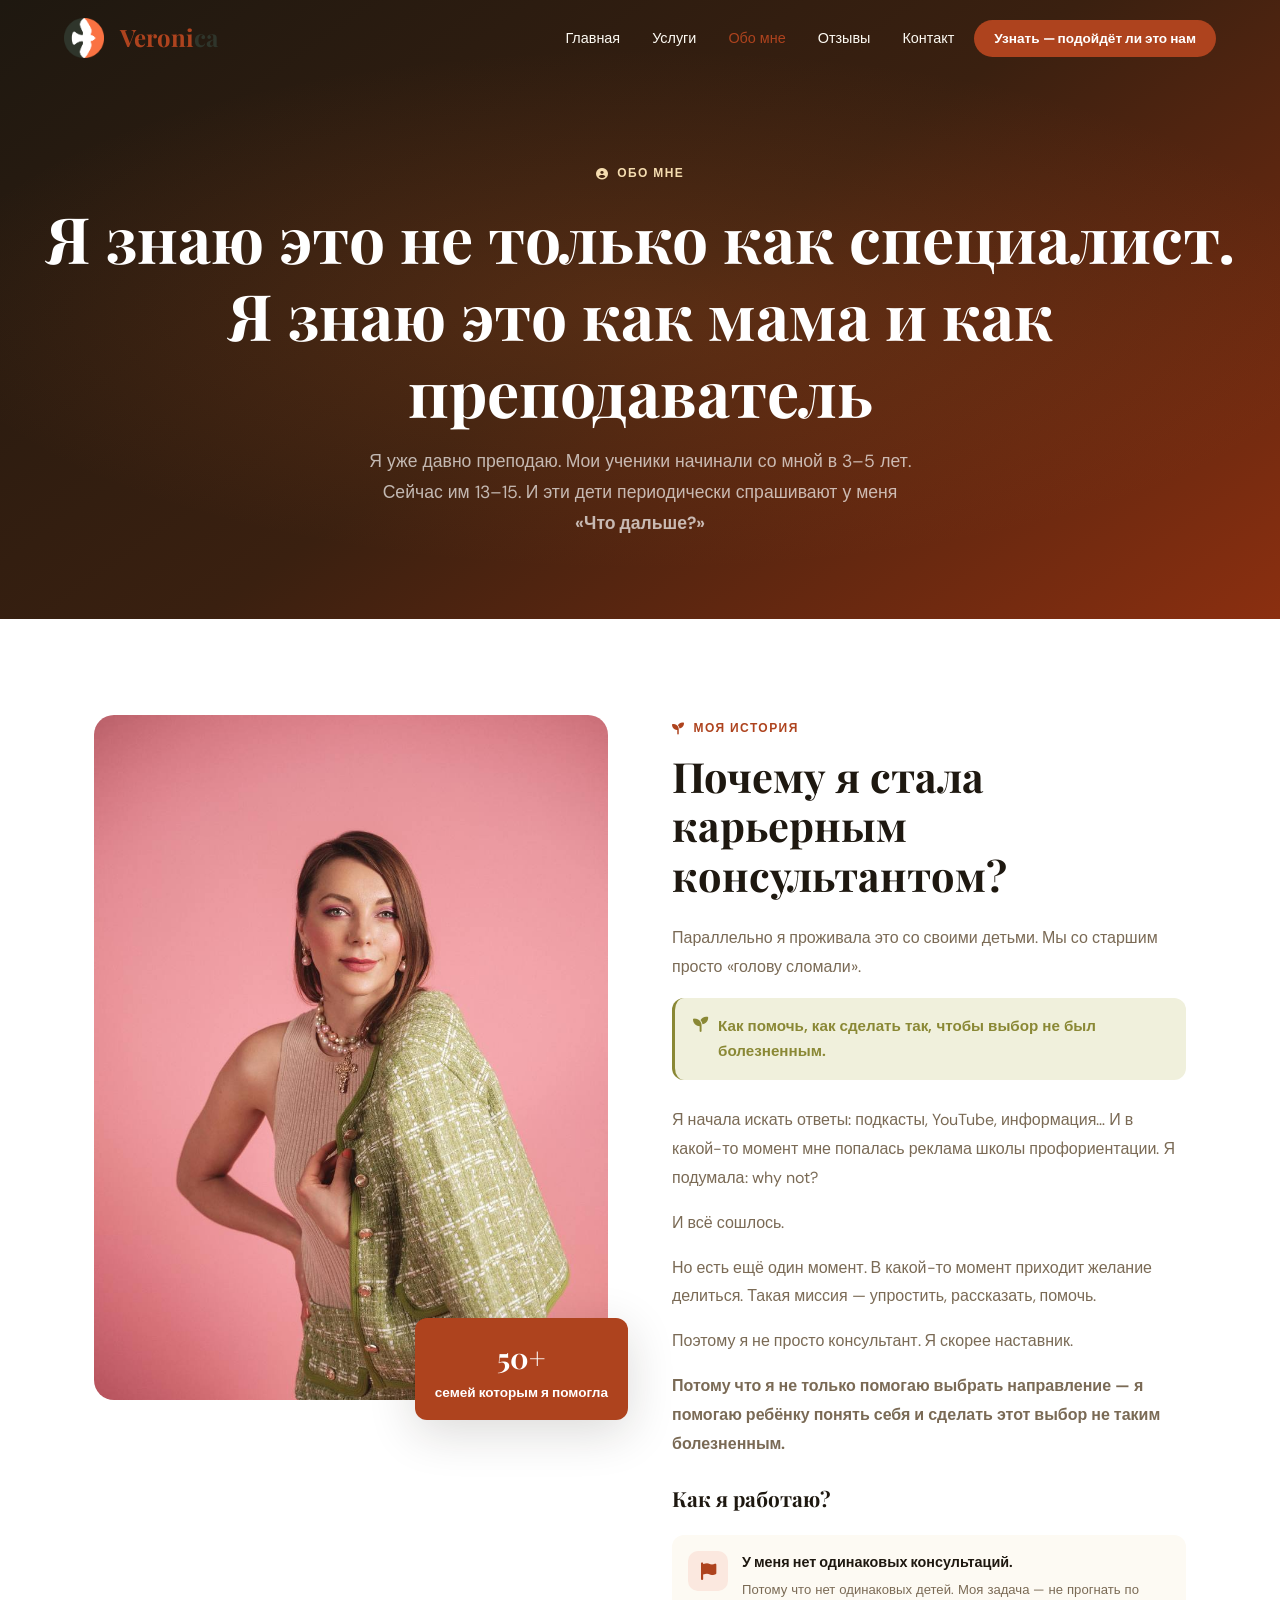
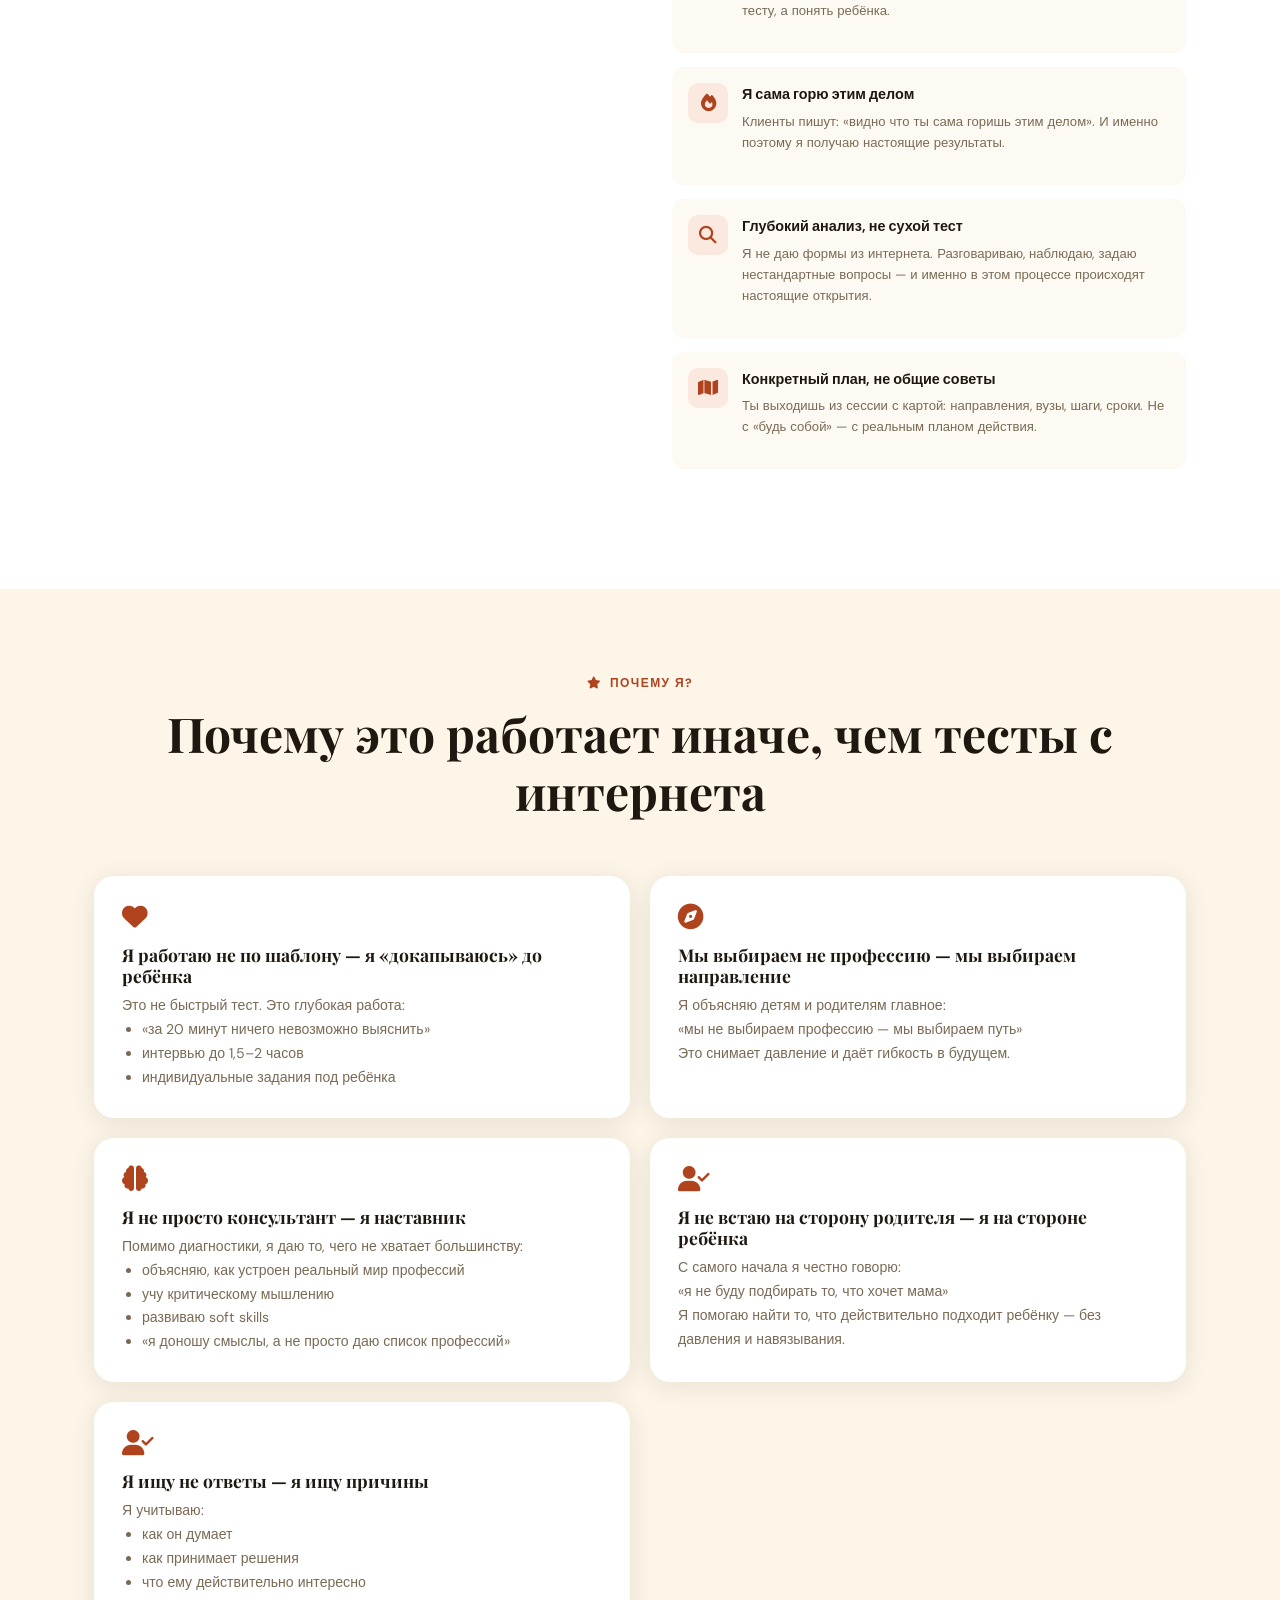
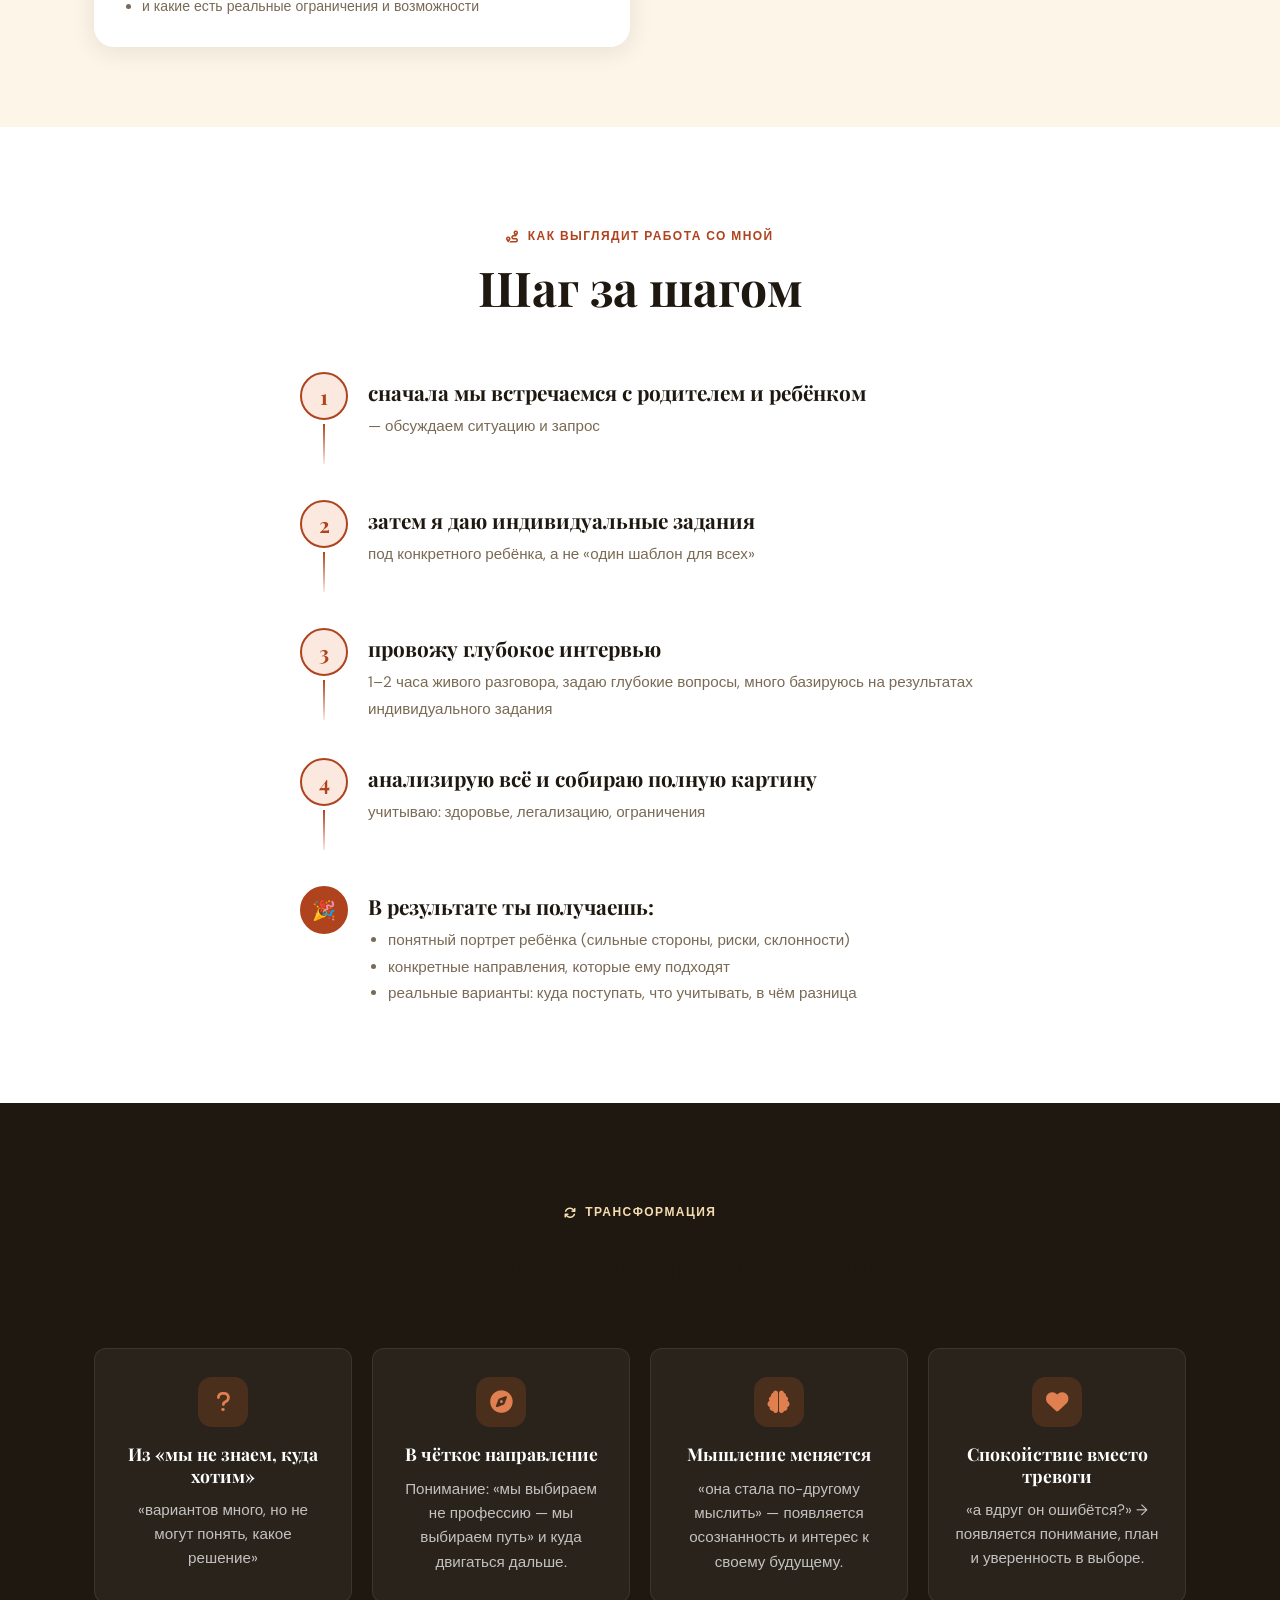
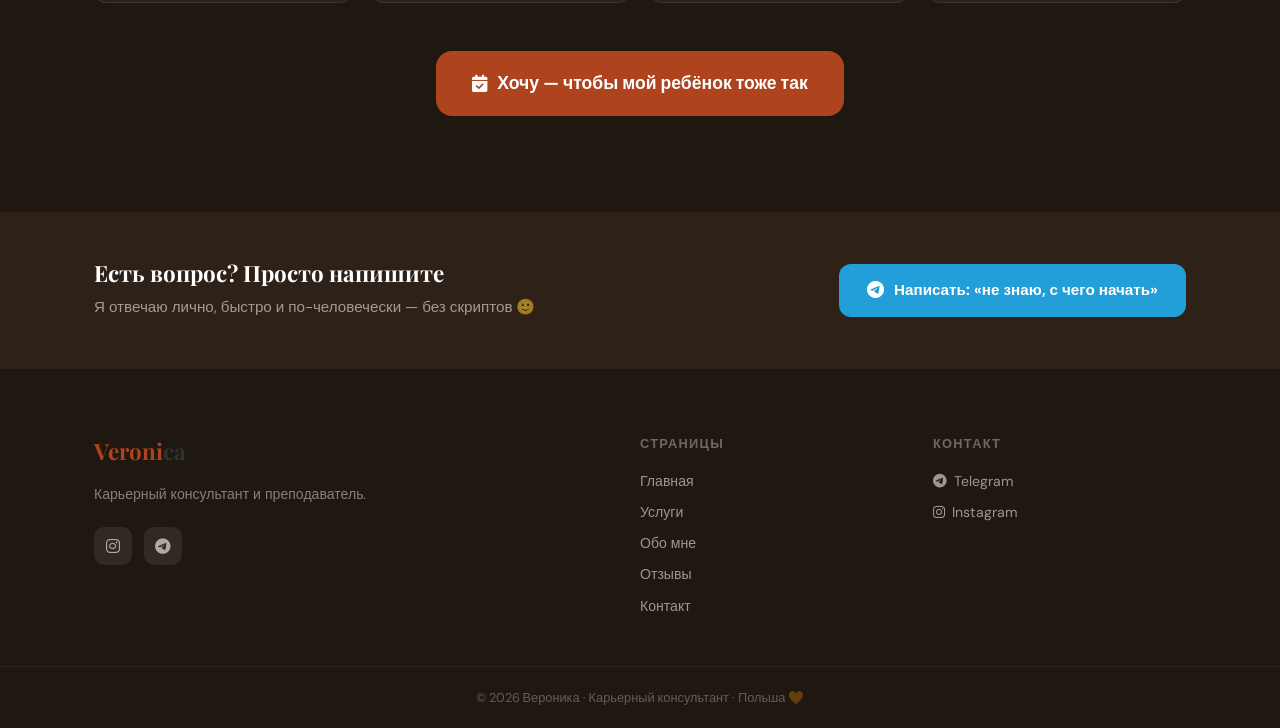
<file: o-mnie.html>
<!DOCTYPE html>
<html lang="ru">

<head>
  <meta charset="UTF-8">
  <meta name="viewport" content="width=device-width, initial-scale=1.0">
  <title>Обо мне | Вероника — Карьерный консультант</title>
  <link rel="preconnect" href="https://fonts.googleapis.com">
  <link rel="preconnect" href="https://fonts.gstatic.com" crossorigin>
  <link
    href="https://fonts.googleapis.com/css2?family=Playfair+Display:ital,wght@0,400;0,600;0,700;0,900;1,400;1,700&family=DM+Sans:wght@300;400;500;600;700&display=swap"
    rel="stylesheet">
  <link rel="stylesheet" href="https://cdnjs.cloudflare.com/ajax/libs/font-awesome/6.5.0/css/all.min.css">
  <link rel="stylesheet" href="./style.css">
  <link rel="icon" href="/images/logo.png" sizes="any">
</head>

<body>

  <nav id="navbar">
    <div class="nav-inner">
      <a href="index.html" class="nav-logo">
        <img src="./images/logo.png" alt="Логотип Вероника" class="nav-logo-img">
        <p class="nav-logo-text">Veroni<span>ca</span></p>
      </a>
      <button class="burger" id="burger" aria-label="menu" aria-controls="nav-links" aria-expanded="false"><span></span><span></span><span></span></button>
      <ul class="nav-links" id="nav-links">
        <li><a href="index.html">Главная</a></li>
        <li><a href="uslugi.html">Услуги</a></li>
        <li><a href="o-mnie.html" class="active">Обо мне</a></li>
        <li><a href="opinie.html">Отзывы</a></li>
        <li><a href="kontakt.html">Контакт</a></li>
        <li><a href="kontakt.html#cal" class="nav-cta">Узнать — подойдёт ли это нам</a></li>
      </ul>
    </div>
  </nav>

  <div class="page-header">
    <div class="page-header-inner">
      <div class="section-eyebrow"><i class="fa-solid fa-user-circle"></i> Обо мне</div>
      <h1>Я знаю это не только как специалист. Я знаю это как мама и как преподаватель</h1>
      <p>Я уже давно преподаю. Мои ученики начинали со мной в 3–5 лет. Сейчас им 13–15. И эти дети периодически
        спрашивают у меня</p>
      <p><strong>«Что дальше?»</strong></p>
    </div>
  </div>

  <!-- MAIN ABOUT -->
  <section class="about-section">
    <div class="container">
      <div class="about-grid">
        <div class="about-photo-stack reveal">
          <div class="about-photo-main">
          </div>
          <div class="about-badge-float">
            <strong>50+</strong>
            семей которым я помогла
          </div>
        </div>
        <div class="about-text reveal reveal-d1">
          <div class="section-eyebrow"><i class="fa-solid fa-seedling"></i> Моя история</div>
          <h2>Почему я стала карьерным консультантом?</h2>
          <p>Параллельно я проживала это со своими детьми. Мы со старшим просто «голову сломали».</p>
          <div class="reddit-cta-text">
            <i class="fa-solid fa-seedling"></i>
            <strong>Как помочь, как сделать так, чтобы выбор не был болезненным.</strong>
          </div><br>
          <p>Я начала искать ответы: подкасты, YouTube, информация… И в какой-то момент мне попалась реклама школы
            профориентации. Я подумала: why not?</p>
          <p>И всё сошлось.</p>
          <p>Но есть ещё один момент. В какой-то момент приходит желание делиться. Такая миссия — упростить, рассказать,
            помочь.</p>
          <p>Поэтому я не просто консультант. Я скорее наставник.</p>
          <p><strong>Потому что я не только помогаю выбрать направление — я помогаю ребёнку понять себя и сделать этот
              выбор не таким болезненным.</strong></p>
          <h3>Как я работаю?</h3>
          <div class="about-features">
            <div class="about-feature">
              <div class="about-feature-icon"><i class="fa-solid fa-flag"></i></div>
              <div>
                <strong>У меня нет одинаковых консультаций.</strong>
                <p>Потому что нет одинаковых детей. Моя задача — не прогнать по тесту, а понять ребёнка.</p>
              </div>
            </div>
            <div class="about-feature">
              <div class="about-feature-icon"><i class="fa-solid fa-fire"></i></div>
              <div>
                <strong>Я сама горю этим делом</strong>
                <p>Клиенты пишут: «видно что ты сама горишь этим делом». И именно поэтому я получаю настоящие
                  результаты.</p>
              </div>
            </div>
            <div class="about-feature">
              <div class="about-feature-icon"><i class="fa-solid fa-magnifying-glass"></i></div>
              <div>
                <strong>Глубокий анализ, не сухой тест</strong>
                <p>Я не даю формы из интернета. Разговариваю, наблюдаю, задаю нестандартные вопросы — и именно в этом
                  процессе происходят настоящие открытия.</p>
              </div>
            </div>
            <div class="about-feature">
              <div class="about-feature-icon"><i class="fa-solid fa-map"></i></div>
              <div>
                <strong>Конкретный план, не общие советы</strong>
                <p>Ты выходишь из сессии с картой: направления, вузы, шаги, сроки. Не с «будь собой» — с реальным планом
                  действия.</p>
              </div>
            </div>
          </div>
        </div>
      </div>
    </div>
  </section>

  <!-- WHAT MAKES ME DIFFERENT -->
  <section class="diff-section">
    <div class="container">
      <div class="section-header reveal">
        <div class="section-eyebrow"><i class="fa-solid fa-star"></i> Почему я?</div>
        <h2>Почему это работает иначе, чем тесты с интернета</h2>
      </div>
      <div class="diff-grid">
        <div class="diff-card reveal">
          <i class="fa-solid fa-heart"></i>
          <h4>Я работаю не по шаблону — я «докапываюсь» до ребёнка</h4>
          <p>Это не быстрый тест. Это глубокая работа:</p>
          <ul>
            <li>«за 20 минут ничего невозможно выяснить»</li>
            <li>интервью до 1,5–2 часов</li>
            <li>индивидуальные задания под ребёнка</li>
          </ul>
        </div>

        <div class="diff-card reveal reveal-d1">
          <i class="fa-solid fa-compass"></i>
          <h4>Мы выбираем не профессию — мы выбираем направление</h4>
          <p>Я объясняю детям и родителям главное:</p>
          <p>«мы не выбираем профессию — мы выбираем путь»</p>
          <p>Это снимает давление и даёт гибкость в будущем.</p>
        </div>

        <div class="diff-card reveal reveal-d2">
          <i class="fa-solid fa-brain"></i>
          <h4>Я не просто консультант — я наставник</h4>
          <p>Помимо диагностики, я даю то, чего не хватает большинству:</p>
          <ul>
            <li>объясняю, как устроен реальный мир профессий</li>
            <li>учу критическому мышлению</li>
            <li>развиваю soft skills</li>
            <li>«я доношу смыслы, а не просто даю список профессий»</li>
          </ul>
        </div>

        <div class="diff-card reveal reveal-d3">
          <i class="fa-solid fa-user-check"></i>
          <h4>Я не встаю на сторону родителя — я на стороне ребёнка</h4>
          <p>С самого начала я честно говорю:</p>
          <p>«я не буду подбирать то, что хочет мама»</p>
          <p>Я помогаю найти то, что действительно подходит ребёнку — без давления и навязывания.</p>
        </div>
        <div class="diff-card reveal reveal-d4">
          <i class="fa-solid fa-user-check"></i>
          <h4>Я ищу не ответы — я ищу причины</h4>
          <p>Я учитываю:
          <ul>
            <li>как он думает</li>
            <li>как принимает решения</li>
            <li>что ему действительно интересно</li>
            <li>и какие есть реальные ограничения и возможности </li>
          </ul>
          </p>
        </div>
      </div>
    </div>
  </section>

  <!-- HOW PROCESS GOES -->
  <section class="section--white section--py-96">
    <div class="container">
      <div class="section-header reveal">
        <div class="section-eyebrow"><i class="fa-solid fa-route"></i> Как выглядит работа со мной</div>
        <h2>Шаг за шагом</h2>
      </div>
      <div class="process-steps">
        <div class="process-steps-inner">

          <div class="process-step">
            <div class="process-step-marker">
              <div class="process-step-num">1</div>
              <div class="process-step-line"></div>
            </div>
            <div class="process-step-content reveal">
              <h4 class="process-step-title">сначала мы встречаемся с родителем и ребёнком</h4>
              <p class="process-step-desc">— обсуждаем ситуацию и запрос</p>
            </div>
          </div>

          <div class="process-step">
            <div class="process-step-marker">
              <div class="process-step-num">2</div>
              <div class="process-step-line"></div>
            </div>
            <div class="process-step-content reveal reveal-d1">
              <h4 class="process-step-title">затем я даю индивидуальные задания</h4>
              <p class="process-step-desc">под конкретного ребёнка, а не «один шаблон для всех»</p>
            </div>
          </div>

          <div class="process-step">
            <div class="process-step-marker">
              <div class="process-step-num">3</div>
              <div class="process-step-line"></div>
            </div>
            <div class="process-step-content reveal reveal-d2">
              <h4 class="process-step-title">провожу глубокое интервью</h4>
              <p class="process-step-desc">1–2 часа живого разговора, задаю глубокие вопросы, много базируюсь на результатах индивидуального задания</p>
            </div>
          </div>

          <div class="process-step">
            <div class="process-step-marker">
              <div class="process-step-num">4</div>
              <div class="process-step-line"></div>
            </div>
            <div class="process-step-content reveal reveal-d3">
              <h4 class="process-step-title">анализирую всё и собираю полную картину</h4>
              <p class="process-step-desc">учитываю: здоровье, легализацию, ограничения</p>
            </div>
          </div>

          <div class="process-step process-step--result reveal">
            <div class="process-step-marker">
              <div class="process-step-num">🎉</div>
              <div class="process-step-line"></div>
            </div>
            <div class="process-step-content">
              <h4 class="process-step-title">В результате ты получаешь:</h4>
              <ul class="process-result-list">
                <li>понятный портрет ребёнка (сильные стороны, риски, склонности)</li>
                <li>конкретные направления, которые ему подходят</li>
                <li>реальные варианты: куда поступать, что учитывать, в чём разница</li>
              </ul>
            </div>
          </div>

        </div>
      </div>
    </div>
  </section>

  <!-- WHAT YOU GET -->
  <section class="section--dark section--py-96">
    <div class="container">
      <div class="section-header reveal">
        <div class="section-eyebrow section-eyebrow--light">
          <i class="fa-solid fa-arrows-rotate"></i> Трансформация
        </div>
        <h2 class="h2--light">Что меняется после работы</h2>
      </div>

      <div class="promise-grid">
        <div class="promise-card reveal">
          <div class="promise-icon"><i class="fa-solid fa-question"></i></div>
          <h3>Из «мы не знаем, куда хотим»</h3>
          <p>«вариантов много, но не могут понять, какое решение»</p>
        </div>

        <div class="promise-card reveal reveal-d1">
          <div class="promise-icon"><i class="fa-solid fa-compass"></i></div>
          <h3>В чёткое направление</h3>
          <p>Понимание: «мы выбираем не профессию — мы выбираем путь» и куда двигаться дальше.</p>
        </div>

        <div class="promise-card reveal reveal-d2">
          <div class="promise-icon"><i class="fa-solid fa-brain"></i></div>
          <h3>Мышление меняется</h3>
          <p>«она стала по-другому мыслить» — появляется осознанность и интерес к своему будущему.</p>
        </div>

        <div class="promise-card reveal reveal-d3">
          <div class="promise-icon"><i class="fa-solid fa-heart"></i></div>
          <h3>Спокойствие вместо тревоги</h3>
          <p>«а вдруг он ошибётся?» → появляется понимание, план и уверенность в выборе.</p>
        </div>
      </div>

      <div class="reveal u-text-center u-mt-48">
        <a href="kontakt.html#cal" class="btn-main btn-main--large">
          <i class="fa-solid fa-calendar-check"></i>
          Хочу — чтобы мой ребёнок тоже так
        </a>
      </div>
    </div>
  </section>

  <section class="tg-section">
    <div class="container tg-inner">
      <div>
        <h3>Есть вопрос? Просто напишите</h3>
        <p>Я отвечаю лично, быстро и по-человечески — без скриптов 🙂</p>
      </div><a href="https://t.me/VeronicaSubota" class="btn-tg" target="_blank"><i
          class="fa-brands fa-telegram"></i>Написать: «не знаю, с чего начать»</a>
    </div>
  </section>
  <footer>
    <div class="container footer-inner">
      <div class="footer-brand"><a href="index.html" class="nav-logo u-block u-mb-12">Veroni<span>ca</span></a>
        <p>Карьерный консультант и преподаватель.</p>
        <div class="footer-socials"><a href="https://www.instagram.com/veronicasubota" target="_blank"><i class="fa-brands fa-instagram"></i></a><a
            href="https://t.me/VeronicaSubota" target="_blank"><i class="fa-brands fa-telegram"></i></a></div>
      </div>
      <div class="footer-links"><strong>Страницы</strong><a href="index.html">Главная</a><a
          href="uslugi.html">Услуги</a><a href="o-mnie.html">Обо мне</a><a href="opinie.html">Отзывы</a><a
          href="kontakt.html">Контакт</a></div>
      <div class="footer-links"><strong>Контакт</strong><a href="https://t.me/VeronicaSubota" target="_blank"><i
            class="fa-brands fa-telegram"></i> Telegram</a><a href="https://www.instagram.com/veronicasubota"
          target="_blank"><i class="fa-brands fa-instagram"></i> Instagram</a>
      </div>
    </div>
    <div class="footer-bottom">
      <p>© 2026 Вероника · Карьерный консультант · Польша 🧡</p>
    </div>
  </footer>

  <div class="sticky-cta">
    <a href="kontakt.html#cal">
      <i class="fa-solid fa-calendar-check"></i>
      Записаться на консультацию
    </a>
  </div>

  <script src="./js/main.js"></script>
</body>

</html>
</file>
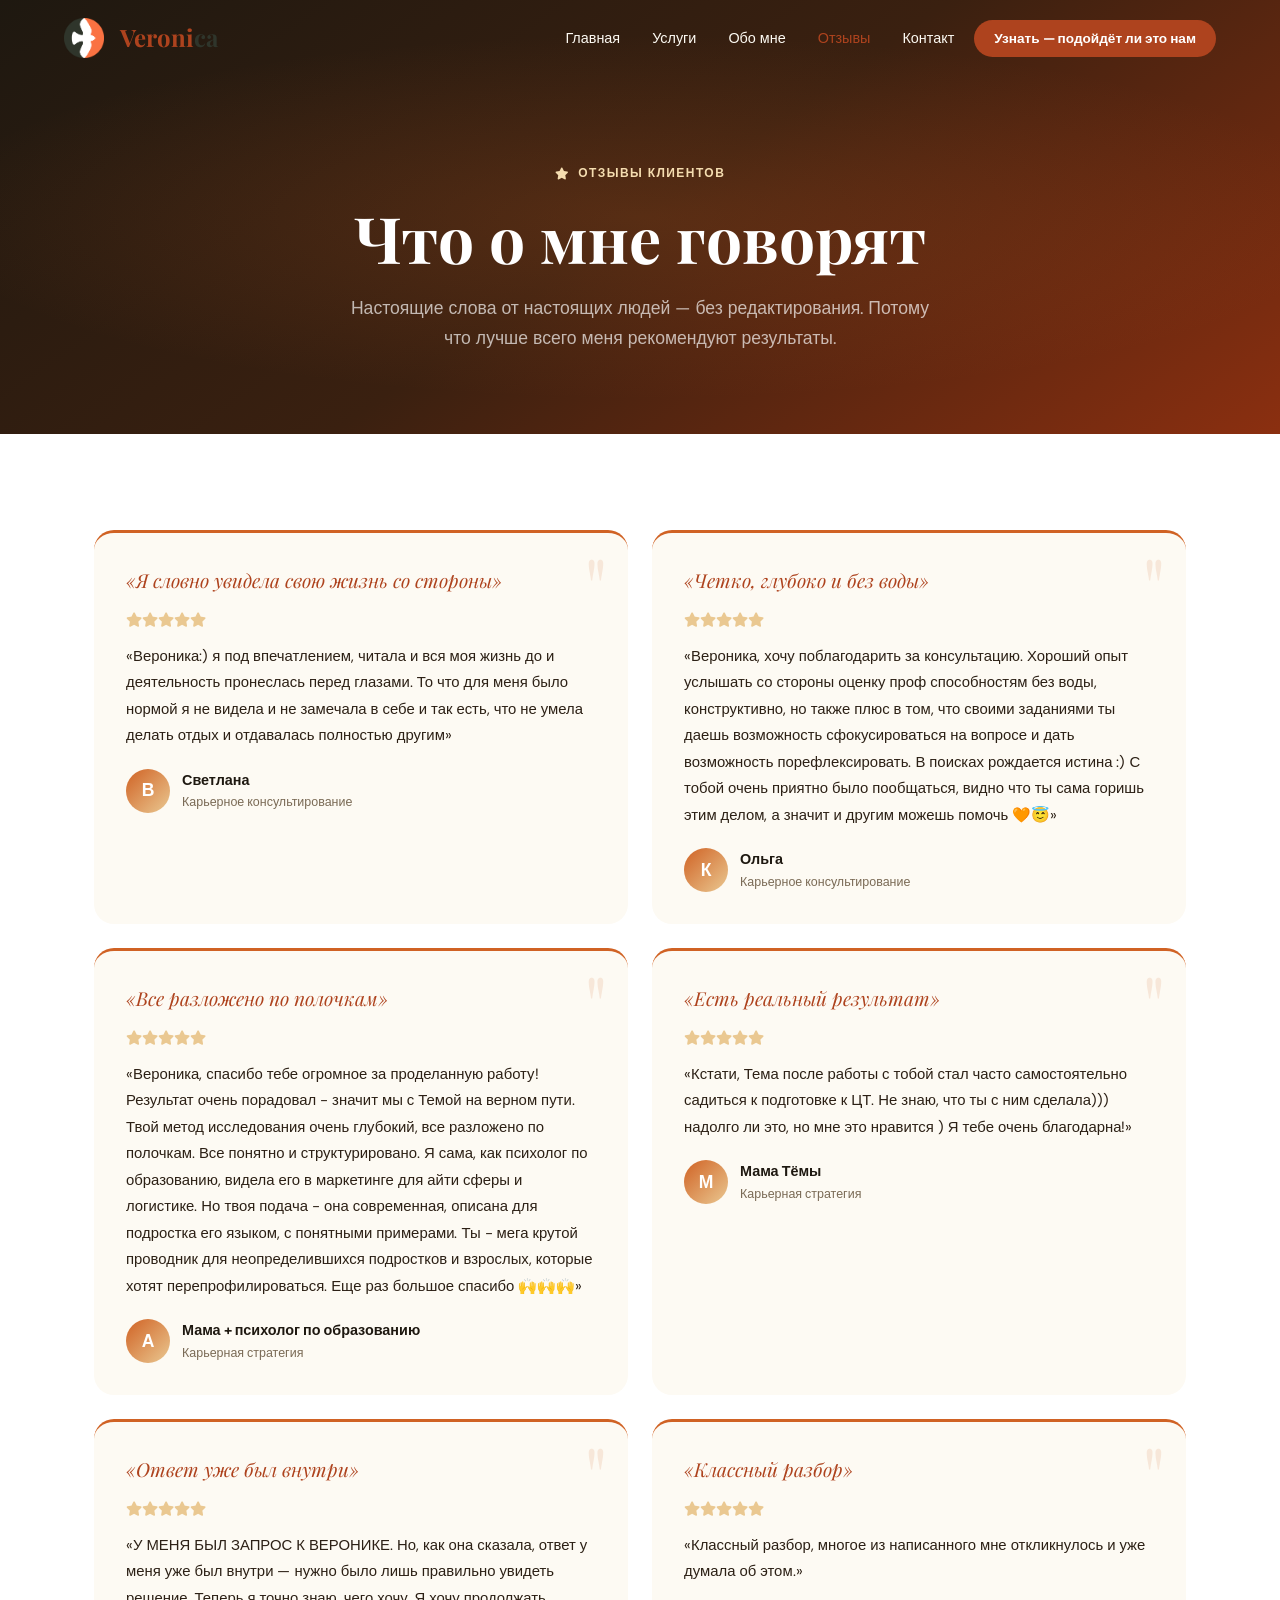
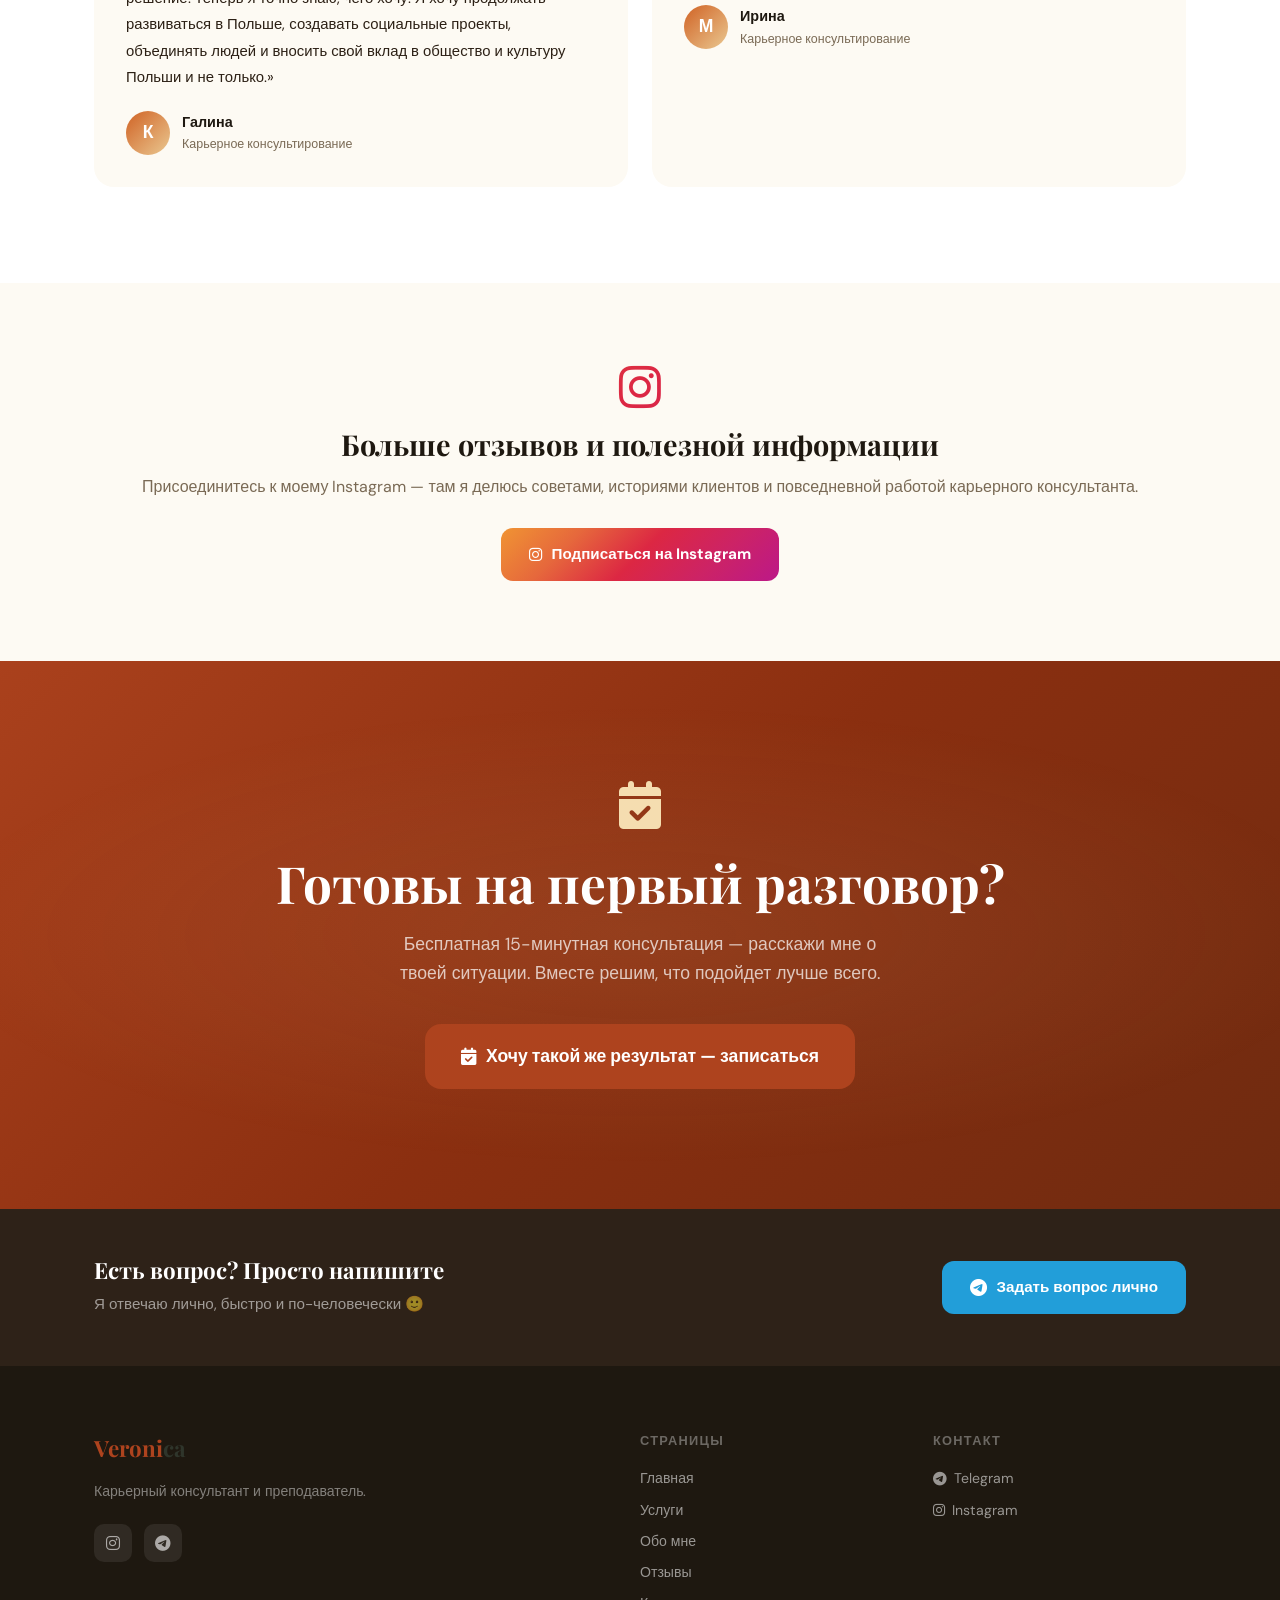
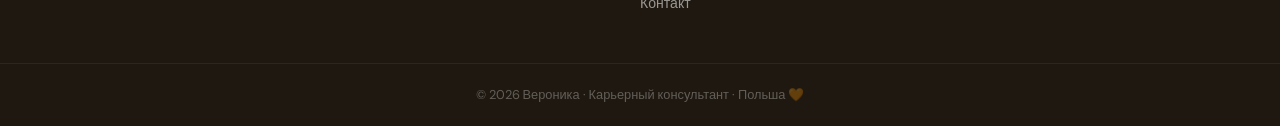
<file: opinie.html>
<!DOCTYPE html>
<html lang="ru">

<head>
  <meta charset="UTF-8">
  <meta name="viewport" content="width=device-width, initial-scale=1.0">
  <title>Отзывы | Вероника — Карьерный консультант</title>
  <link rel="preconnect" href="https://fonts.googleapis.com">
  <link rel="preconnect" href="https://fonts.gstatic.com" crossorigin>
  <link
    href="https://fonts.googleapis.com/css2?family=Playfair+Display:ital,wght@0,400;0,600;0,700;0,900;1,400;1,700&family=DM+Sans:wght@300;400;500;600;700&display=swap"
    rel="stylesheet">
  <link rel="stylesheet" href="https://cdnjs.cloudflare.com/ajax/libs/font-awesome/6.5.0/css/all.min.css">
  <link rel="stylesheet" href="./style.css">
  <link rel="icon" href="/images/logo.png" sizes="any">
</head>

<body>

  <nav id="navbar">
    <div class="nav-inner">
      <a href="index.html" class="nav-logo">
        <img src="./images/logo.png" alt="Логотип Вероника" class="nav-logo-img">
        <p class="nav-logo-text">Veroni<span>ca</span></p>
      </a>
      <button class="burger" id="burger" aria-label="menu" aria-controls="nav-links" aria-expanded="false"><span></span><span></span><span></span></button>
      <ul class="nav-links" id="nav-links">
        <li><a href="index.html">Главная</a></li>
        <li><a href="uslugi.html">Услуги</a></li>
        <li><a href="o-mnie.html">Обо мне</a></li>
        <li><a href="opinie.html" class="active">Отзывы</a></li>
        <li><a href="kontakt.html">Контакт</a></li>
        <li><a href="kontakt.html#cal" class="nav-cta">Узнать — подойдёт ли это нам</a></li>
      </ul>
    </div>
  </nav>

  <div class="page-header">
    <div class="page-header-inner">
      <div class="section-eyebrow"><i class="fa-solid fa-star"></i> Отзывы клиентов</div>
      <h1>Что о мне говорят</h1>
      <p>Настоящие слова от настоящих людей — без редактирования. Потому что лучше всего меня рекомендуют результаты.
      </p>
    </div>
  </div>

  <!-- REVIEWS -->
  <section class="reviews-section-full">
    <div class="container">
      <div class="reviews-grid-full">

        <div class="review-card-full reveal">
          <div class="review-big-quote">"</div>
          <div class="review-headline">«Я словно увидела свою жизнь со стороны»</div>
          <div class="review-stars-full"><i class="fa-solid fa-star"></i><i class="fa-solid fa-star"></i><i
              class="fa-solid fa-star"></i><i class="fa-solid fa-star"></i><i class="fa-solid fa-star"></i></div>
          <p class="review-full-text">«Вероника:) я под впечатлением, читала и вся моя жизнь до и деятельность
            пронеслась перед глазами. То что для меня было нормой я не видела и не замечала в себе и так есть, что не
            умела делать отдых и отдавалась полностью другим»</p>
          <div class="review-author-full">
            <div class="review-av">В</div>
            <div>
              <div class="review-av-name">Светлана</div>
              <div class="review-av-role">Карьерное консультирование</div>
            </div>
          </div>
        </div>

        <div class="review-card-full reveal reveal-d1">
          <div class="review-big-quote">"</div>
          <div class="review-headline">«Четко, глубоко и без воды»</div>
          <div class="review-stars-full"><i class="fa-solid fa-star"></i><i class="fa-solid fa-star"></i><i
              class="fa-solid fa-star"></i><i class="fa-solid fa-star"></i><i class="fa-solid fa-star"></i></div>
          <p class="review-full-text">«Вероника, хочу поблагодарить за консультацию. Хороший опыт услышать со стороны
            оценку проф способностям без воды, конструктивно, но также плюс в том, что своими заданиями ты даешь
            возможность сфокусироваться на вопросе и дать возможность порефлексировать. В поисках рождается истина :) С
            тобой очень приятно было пообщаться, видно что ты сама горишь этим делом, а значит и другим можешь помочь
            🧡😇»</p>
          <div class="review-author-full">
            <div class="review-av">К</div>
            <div>
              <div class="review-av-name">Ольга</div>
              <div class="review-av-role">Карьерное консультирование</div>
            </div>
          </div>
        </div>

        <div class="review-card-full reveal">
          <div class="review-big-quote">"</div>
          <div class="review-headline">«Все разложено по полочкам»</div>
          <div class="review-stars-full"><i class="fa-solid fa-star"></i><i class="fa-solid fa-star"></i><i
              class="fa-solid fa-star"></i><i class="fa-solid fa-star"></i><i class="fa-solid fa-star"></i></div>
          <p class="review-full-text">«Вероника, спасибо тебе огромное за проделанную работу! Результат очень порадовал
            - значит мы с Темой на верном пути. Твой метод исследования очень глубокий, все разложено по полочкам. Все
            понятно и структурировано. Я сама, как психолог по образованию, видела его в маркетинге для айти сферы и
            логистике. Но твоя подача - она современная, описана для подростка его языком, с понятными примерами. Ты -
            мега крутой проводник для неопределившихся подростков и взрослых, которые хотят перепрофилироваться. Еще раз
            большое спасибо 🙌🙌🙌»</p>
          <div class="review-author-full">
            <div class="review-av">А</div>
            <div>
              <div class="review-av-name">Мама + психолог по образованию</div>
              <div class="review-av-role">Карьерная стратегия</div>
            </div>
          </div>
        </div>

        <div class="review-card-full reveal reveal-d1">
          <div class="review-big-quote">"</div>
          <div class="review-headline">«Есть реальный результат»</div>
          <div class="review-stars-full"><i class="fa-solid fa-star"></i><i class="fa-solid fa-star"></i><i
              class="fa-solid fa-star"></i><i class="fa-solid fa-star"></i><i class="fa-solid fa-star"></i></div>
          <p class="review-full-text">«Кстати, Тема после работы с тобой стал часто самостоятельно садиться к подготовке
            к ЦТ. Не знаю, что ты с ним сделала))) надолго ли это, но мне это нравится ) Я тебе очень благодарна!»</p>
          <div class="review-author-full">
            <div class="review-av">М</div>
            <div>
              <div class="review-av-name">Мама Тёмы</div>
              <div class="review-av-role">Карьерная стратегия</div>
            </div>
          </div>
        </div>

        <div class="review-card-full reveal">
          <div class="review-big-quote">"</div>
          <div class="review-headline">«Ответ уже был внутри»</div>
          <div class="review-stars-full"><i class="fa-solid fa-star"></i><i class="fa-solid fa-star"></i><i
              class="fa-solid fa-star"></i><i class="fa-solid fa-star"></i><i class="fa-solid fa-star"></i></div>
          <p class="review-full-text">«У МЕНЯ БЫЛ ЗАПРОС К ВЕРОНИКЕ. Но, как она сказала, ответ у меня уже был внутри —
            нужно было лишь правильно увидеть решение. Теперь я точно знаю, чего хочу. Я хочу продолжать развиваться в
            Польше, создавать социальные проекты, объединять людей и вносить свой вклад в общество и культуру Польши и
            не только.»</p>
          <div class="review-author-full">
            <div class="review-av">К</div>
            <div>
              <div class="review-av-name">Галина</div>
              <div class="review-av-role">Карьерное консультирование</div>
            </div>
          </div>
        </div>

        <div class="review-card-full reveal reveal-d1">
          <div class="review-big-quote">"</div>
          <div class="review-headline">«Классный разбор»</div>
          <div class="review-stars-full"><i class="fa-solid fa-star"></i><i class="fa-solid fa-star"></i><i
              class="fa-solid fa-star"></i><i class="fa-solid fa-star"></i><i class="fa-solid fa-star"></i></div>
          <p class="review-full-text">«Классный разбор, многое из написанного мне откликнулось и уже думала об этом.»
          </p>
          <div class="review-author-full">
            <div class="review-av">М</div>
            <div>
              <div class="review-av-name">Ирина</div>
              <div class="review-av-role">Карьерное консультирование</div>
            </div>
          </div>
        </div>

      </div>
    </div>
  </section>

  <!-- INSTAGRAM CTA -->
  <section class="ig-cta">
    <div class="container">
      <div class="reveal">
        <i class="fa-brands fa-instagram ig-cta-icon"></i>
        <h3>Больше отзывов и полезной информации</h3>
        <p>Присоединитесь к моему Instagram — там я делюсь советами, историями клиентов и повседневной работой
          карьерного консультанта.</p>
        <a href="https://www.instagram.com/veronicasubota/" class="btn-ig" target="_blank">
          <i class="fa-brands fa-instagram"></i>
          Подписаться на Instagram
        </a>
      </div>
    </div>
  </section>

  <!-- FINAL CTA -->
  <section class="final-cta">
    <div class="final-cta-bg"></div>
    <div class="final-cta-overlay"></div>
    <div class="container u-pos-rel u-z-2">
      <div class="final-cta-content reveal">
        <i class="fa-solid fa-calendar-check final-cta-icon"></i>
        <h2>Готовы на первый разговор?</h2>
        <p>Бесплатная 15-минутная консультация — расскажи мне о твоей ситуации. Вместе решим, что подойдет лучше
          всего.</p>
        <a href="kontakt.html#cal" class="btn-main btn-main--large">
          <i class="fa-solid fa-calendar-check"></i>
          Хочу такой же результат — записаться
        </a>
      </div>
    </div>
  </section>

  <section class="tg-section">
    <div class="container tg-inner">
      <div>
        <h3>Есть вопрос? Просто напишите</h3>
        <p>Я отвечаю лично, быстро и по-человечески 🙂</p>
      </div><a href="https://t.me/veronika_profile" class="btn-tg" target="_blank"><i
          class="fa-brands fa-telegram"></i>Задать вопрос лично</a>
    </div>
  </section>
  <footer>
    <div class="container footer-inner">
      <div class="footer-brand"><a href="index.html" class="nav-logo u-block u-mb-12">Veroni<span>ca</span></a>
        <p>Карьерный консультант и преподаватель.</p>
        <div class="footer-socials"><a href="https://www.instagram.com/veronicasubota" target="_blank"><i class="fa-brands fa-instagram"></i></a><a
            href="https://t.me/VeronicaSubota" target="_blank"><i class="fa-brands fa-telegram"></i></a></div>
      </div>
      <div class="footer-links"><strong>Страницы</strong><a href="index.html">Главная</a><a
          href="uslugi.html">Услуги</a><a href="o-mnie.html">Обо мне</a><a href="opinie.html">Отзывы</a><a
          href="kontakt.html">Контакт</a></div>
      <div class="footer-links"><strong>Контакт</strong><a href="https://t.me/VeronicaSubota" target="_blank"><i
            class="fa-brands fa-telegram"></i> Telegram</a><a href="https://www.instagram.com/veronicasubota" target="_blank"><i class="fa-brands fa-instagram"></i>
          Instagram</a>
      </div>
    </div>
    <div class="footer-bottom">
      <p>© 2026 Вероника · Карьерный консультант · Польша 🧡</p>
    </div>
  </footer>

  <div class="sticky-cta">
    <a href="kontakt.html#cal">
      <i class="fa-solid fa-calendar-check"></i>
      Записаться на консультацию
    </a>
  </div>

  <script src="./js/main.js"></script>
</body>

</html>
</file>
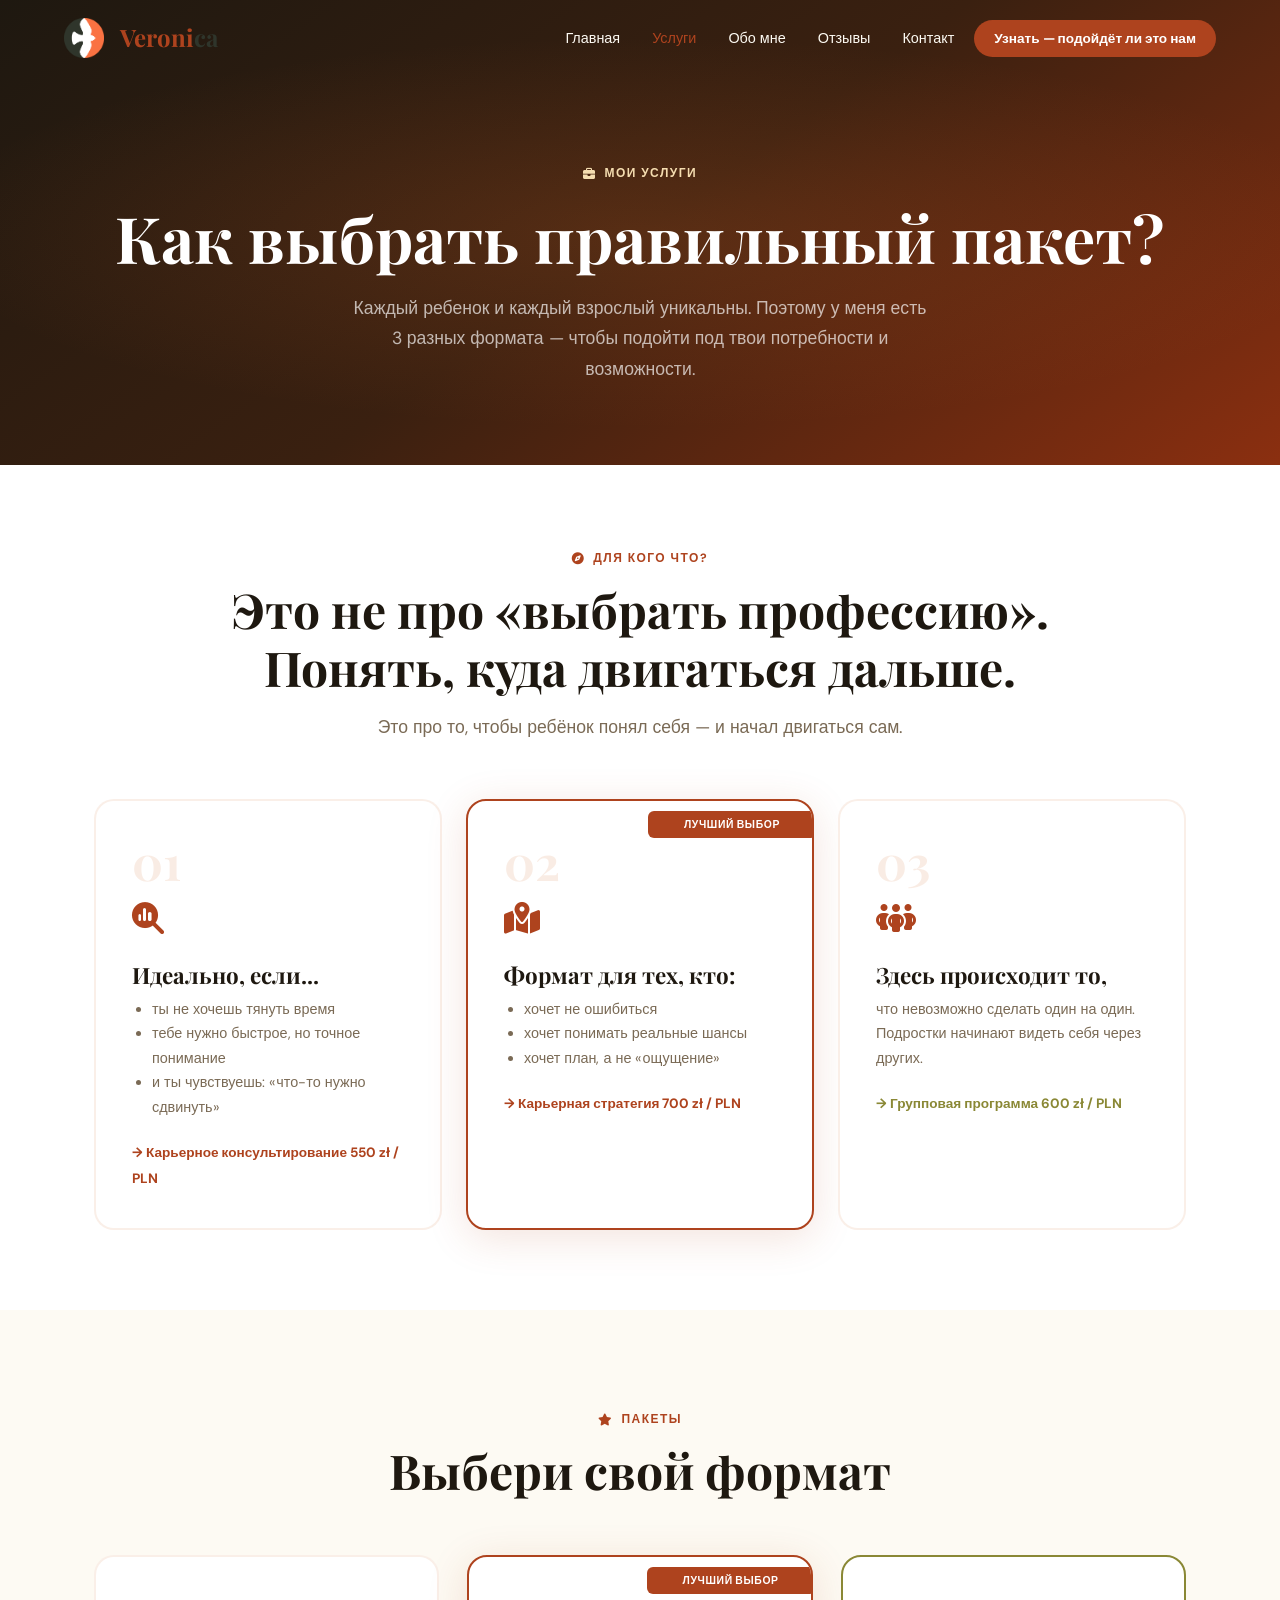
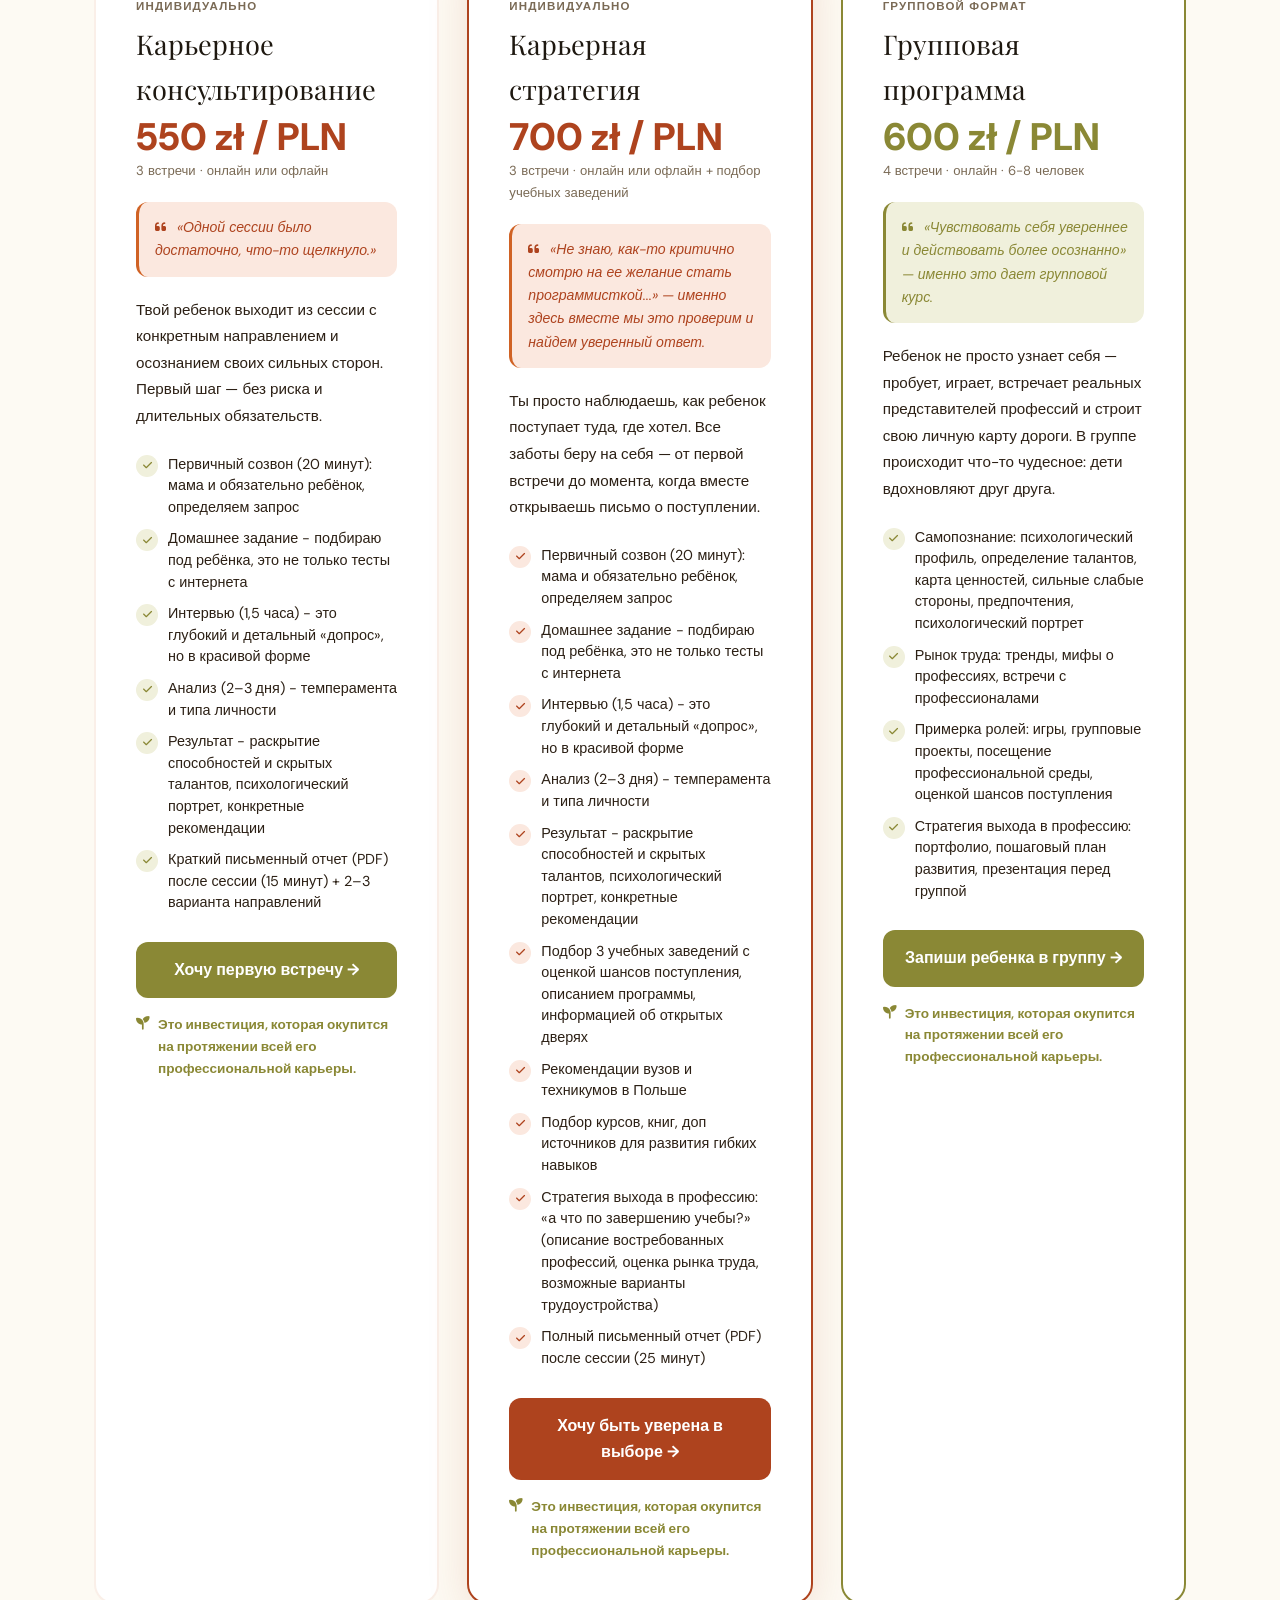
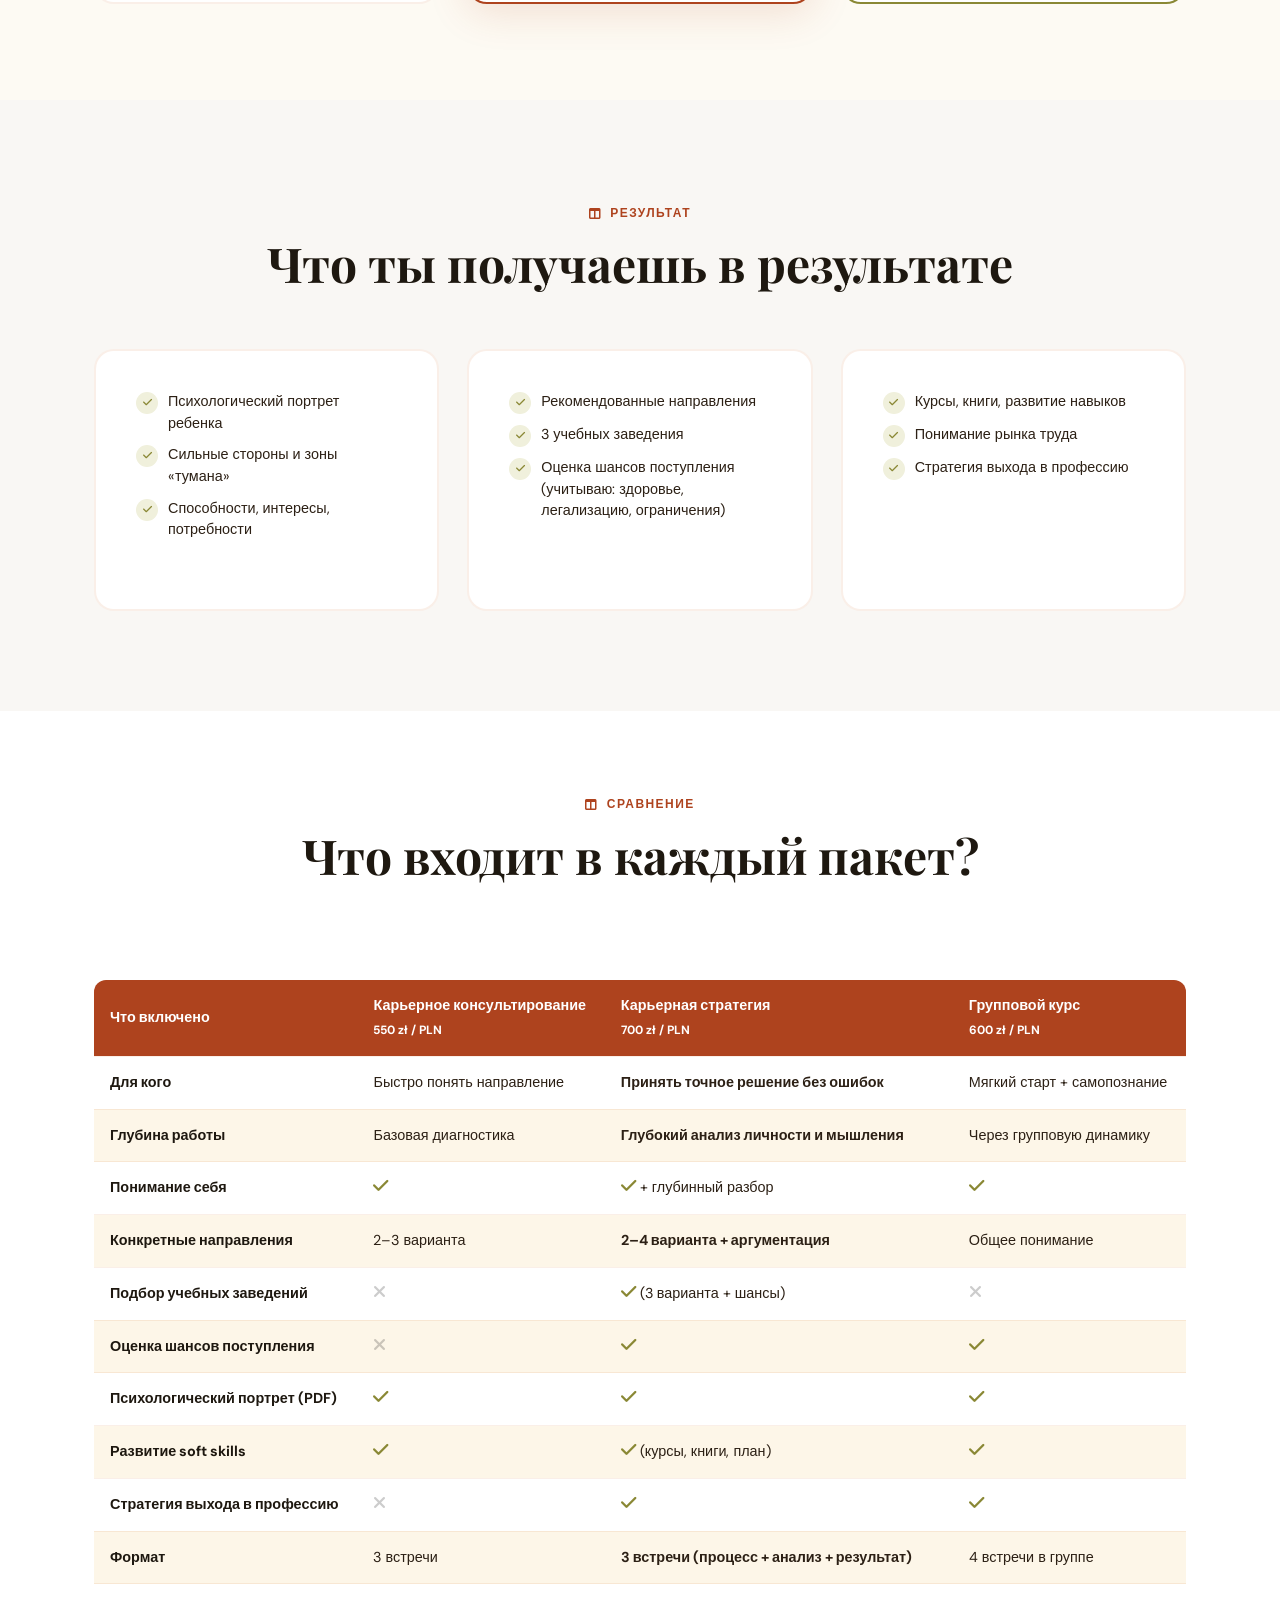
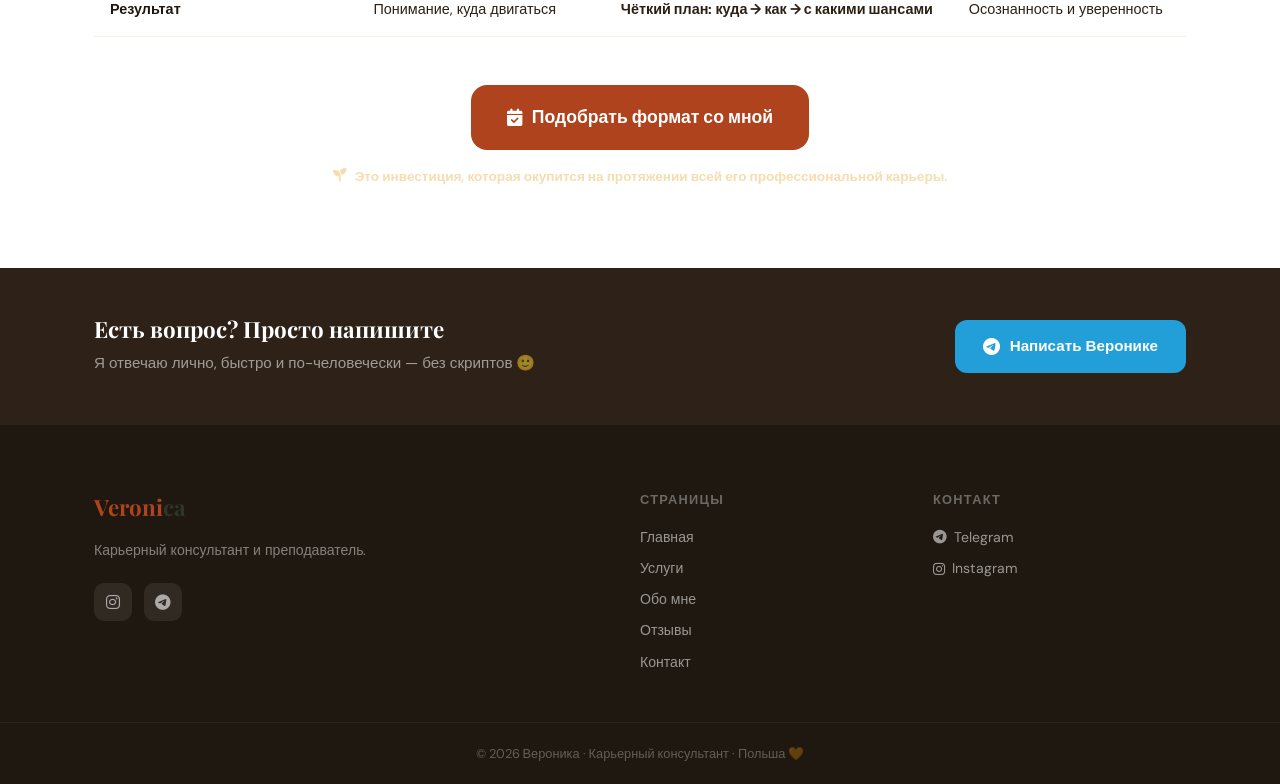
<file: uslugi.html>
<!DOCTYPE html>
<html lang="ru">

<head>
  <meta charset="UTF-8">
  <meta name="viewport" content="width=device-width, initial-scale=1.0">
  <title>Услуги | Вероника — Карьерный консультант</title>
  <link rel="preconnect" href="https://fonts.googleapis.com">
  <link rel="preconnect" href="https://fonts.gstatic.com" crossorigin>
  <link
    href="https://fonts.googleapis.com/css2?family=Playfair+Display:ital,wght@0,400;0,600;0,700;0,900;1,400;1,700&family=DM+Sans:wght@300;400;500;600;700&display=swap"
    rel="stylesheet">
  <link rel="stylesheet" href="https://cdnjs.cloudflare.com/ajax/libs/font-awesome/6.5.0/css/all.min.css">
  <link rel="stylesheet" href="./style.css">

  <meta name="description" content="Профессиональный карьерный консультант в Познани (Польша). Помогаю подросткам выбрать направление обучения и построить карьеру: консультации, стратегия, подбор вузов, развитие soft skills.">
  <meta name="keywords" content="карьерный консультант Познань, карьерный консультант Польша, помощь в выборе вуза, консультация для подростков, doradca zawodowy Poznań">
  <link rel="canonical" href="/uslugi.html">
  <link rel="icon" href="/images/logo.png" sizes="any">

  <!-- Open Graph / Social -->
  <meta property="og:title" content="Услуги — Карьерный консультант в Познани | Вероника">
  <meta property="og:description" content="Консультации по выбору направления обучения и стратегии поступления в Польше. Индивидуальные и групповые программы для подростков.">
  <meta property="og:type" content="website">
  <meta property="og:url" content="/uslugi.html">
  <meta property="og:image" content="/images/og-uslugi.jpg">
  <meta name="twitter:card" content="summary_large_image">
  <meta name="twitter:title" content="Услуги — Карьерный консультант в Познани | Вероника">
  <meta name="twitter:description" content="Консультации по выбору направления обучения и стратегии поступления в Польше. Индивидуальные и групповые программы для подростков.">

  <!-- JSON-LD: Local Business + Services + FAQ -->
  <script type="application/ld+json">
  {
    "@context": "https://schema.org",
    "@type": "ProfessionalService",
    "name": "Вероника — Карьерный консультант",
    "description": "Профессиональные консультации по выбору направления обучения и построению карьеры в Польше. Индивидуальные сессии, стратегия поступления, подбор учебных заведений.",
    "url": "https://your-site.example/uslugi.html",
    "address": {
      "@type": "PostalAddress",
      "addressLocality": "Познань",
      "addressCountry": "PL"
    },
    "areaServed": {
      "@type": "Country",
      "name": "Poland"
    },
    "sameAs": [
      "https://www.instagram.com/veronicasubota",
      "https://t.me/VeronicaSubota"
    ],
    "service": [
      {
        "@type": "Service",
        "name": "Карьерное консультирование",
        "description": "Диагностика, рекомендации, психологический портрет, 2–3 направления, краткий отчет."
      },
      {
        "@type": "Service",
        "name": "Карьерная стратегия",
        "description": "Полная поддержка: подбор вузов, оценка шансов, план развития soft skills."
      },
      {
        "@type": "Service",
        "name": "Групповые программы",
        "description": "Курсы и тренинги для подростков: самопознание и примерка профессий."
      }
    ]
  }
  </script>

  <script type="application/ld+json">
  {
    "@context": "https://schema.org",
    "@type": "FAQPage",
    "mainEntity": [
      {
        "@type": "Question",
        "name": "Сколько длится консультация и что входит?",
        "acceptedAnswer": {
          "@type": "Answer",
          "text": "Стандартная индивидуальная сессия — около 90 минут. Включает интервью, анализ и письменный краткий отчёт с рекомендациями."
        }
      },
      {
        "@type": "Question",
        "name": "Можно ли работать удалённо из Польши/Онлайн?",
        "acceptedAnswer": {
          "@type": "Answer",
          "text": "Да, все форматы доступны онлайн и офлайн, подбираем удобный формат."
        }
      }
    ]
  }
  </script>
</head>

<body>

  <!-- NAV -->
  <nav id="navbar">
    <div class="nav-inner">
      <a href="index.html" class="nav-logo">
        <img src="./images/logo.png" alt="Логотип Вероника" class="nav-logo-img">
        <p class="nav-logo-text">Veroni<span>ca</span></p>
      </a>
      <button class="burger" id="burger" aria-label="menu" aria-controls="nav-links" aria-expanded="false"><span></span><span></span><span></span></button>
      <ul class="nav-links" id="nav-links">
        <li><a href="index.html">Главная</a></li>
        <li><a href="uslugi.html" class="active">Услуги</a></li>
        <li><a href="o-mnie.html">Обо мне</a></li>
        <li><a href="opinie.html">Отзывы</a></li>
        <li><a href="kontakt.html">Контакт</a></li>
        <li><a href="kontakt.html#cal" class="nav-cta">Узнать — подойдёт ли это нам</a></li>
      </ul>
    </div>
  </nav>

  <!-- PAGE HEADER -->
  <div class="page-header">
    <div class="page-header-inner">
      <div class="section-eyebrow"><i class="fa-solid fa-briefcase"></i> Мои услуги</div>
      <h1>Как выбрать правильный пакет?</h1>
      <p>Каждый ребенок и каждый взрослый уникальны. Поэтому у меня есть 3 разных формата — чтобы подойти под твои
        потребности и возможности.</p>
    </div>
  </div>

  <!-- HOW TO CHOOSE -->
  <section class="section--white section--py-80">
    <div class="container">
      <div class="section-header reveal">
        <div class="section-eyebrow"><i class="fa-solid fa-compass"></i> Для кого что?</div>
        <h2>Это не про «выбрать профессию». <br>Понять, куда двигаться дальше.</h2>
        <p class="section-lead">Это про то,
          чтобы ребёнок понял себя —
          и начал двигаться сам.</p>
      </div>
      <div class="services-cards">
        <div class="service-card reveal">
          <div class="service-num">01</div>
          <div class="service-icon"><i class="fa-solid fa-magnifying-glass-chart"></i></div>
          <h3>Идеально, если...</h3>
          <ul class="service-list">
            <li>ты не хочешь тянуть время</li>
            <li>тебе нужно быстрое, но точное понимание</li>
            <li>и ты чувствуешь: «что-то нужно сдвинуть»</li>
          </ul>
          <a href="uslugi.html#konsultacja" class="u-mt-16 services-hint services-hint--terra">→ Карьерное консультирование 550
            zł / PLN</a>
        </div>
        <div class="service-card service-card--featured reveal reveal-d1">
          <div class="service-featured-label">Лучший выбор</div>
          <div class="service-num">02</div>
          <div class="service-icon"><i class="fa-solid fa-map-location-dot"></i></div>
          <h3>Формат для тех, кто:</h3>
          <ul class="service-list">
            <li>хочет не ошибиться</li>
            <li>хочет понимать реальные шансы</li>
            <li>хочет план, а не «ощущение»</li>
          </ul>
          <a href="uslugi.html#pelna-opieka" class="u-mt-16 services-hint services-hint--terra">→ Карьерная стратегия 700 zł / PLN</a>
        </div>
        <div class="service-card reveal reveal-d2">
          <div class="service-num">03</div>
          <div class="service-icon"><i class="fa-solid fa-people-group"></i></div>
          <h3>Здесь происходит то,</h3>
          <p>что невозможно сделать один на один.
Подростки начинают видеть себя через других.</p>
          <a href="uslugi.html#grupa" class="u-mt-16 services-hint services-hint--olive">→ Групповая программа 600
            zł / PLN</a>
        </div>
      </div>
    </div>
  </section>

  <!-- PACKAGES DETAIL -->
  <section class="packages-section" id="nastolatki">
    <div class="container">
      <div class="section-header reveal">
        <div class="section-eyebrow"><i class="fa-solid fa-star"></i> Пакеты</div>
        <h2>Выбери свой формат</h2>
      </div>
      <div class="packages-grid">

        <!-- Package 1 -->
        <div class="package-card-full reveal" id="konsultacja">
          <div class="pkg-type">Индивидуально</div>
          <div class="pkg-name">Карьерное консультирование</div>
          <div class="pkg-price">550 zł / PLN</div>
          <div class="pkg-note">3 встречи · онлайн или офлайн</div>
          <div class="pkg-quote">
            <i class="fa-solid fa-quote-left"></i>
            «Одной сессии было достаточно, что-то щелкнуло.»
          </div>
          <p class="pkg-desc">Твой ребенок выходит из сессии с конкретным направлением и осознанием своих сильных сторон.
            Первый шаг — без риска и длительных обязательств.</p>
          <ul class="pkg-list">
            <li>Первичный созвон (20 минут): мама и обязательно ребёнок, определяем запрос</li>
            <li>Домашнее задание - подбираю под ребёнка, это не только тесты с интернета</li>
            <li>Интервью (1,5 часа) - это глубокий и детальный «допрос», но в красивой форме</li>
            <li>Анализ (2–3 дня) - темперамента и типа личности</li>
            <li>Результат - раскрытие способностей и скрытых талантов, психологический портрет, конкретные рекомендации</li>
            <li>Краткий письменный отчет (PDF) после сессии (15 минут) + 2–3 варианта направлений</li>
          </ul>
          <a href="kontakt.html#cal" class="pkg-btn">Хочу первую встречу →</a>
          <div class="invest-note invest-note--olive u-mt-16">
            <i class="fa-solid fa-seedling"></i>
            Это инвестиция, которая окупится на протяжении всей его профессиональной карьеры.
          </div>
        </div>

        <!-- Package 2 -->
        <div class="package-card-full featured reveal reveal-d1" id="pelna-opieka">
          <div class="pkg-ribbon">Лучший выбор</div>
          <div class="pkg-type">Индивидуально</div>
          <div class="pkg-name">Карьерная стратегия</div>
          <div class="pkg-price">700 zł / PLN</div>
          <div class="pkg-note">3 встречи · онлайн или офлайн + подбор учебных заведений</div>
          <div class="pkg-quote">
            <i class="fa-solid fa-quote-left"></i>
            «Не знаю, как-то критично смотрю на ее желание стать программисткой...» — именно здесь вместе мы это
            проверим и найдем уверенный ответ.
          </div>
          <p class="pkg-desc">Ты просто наблюдаешь, как ребенок поступает туда, где хотел. Все заботы беру на себя — от
            первой встречи до момента, когда вместе открываешь письмо о поступлении.</p>
          <ul class="pkg-list">
            <li>Первичный созвон (20 минут): мама и обязательно ребёнок, определяем запрос</li>
            <li>Домашнее задание - подбираю под ребёнка, это не только тесты с интернета</li>
            <li>Интервью (1,5 часа) - это глубокий и детальный «допрос», но в красивой форме</li>
            <li>Анализ (2–3 дня) - темперамента и типа личности</li>
            <li>Результат - раскрытие способностей и скрытых талантов, психологический портрет, конкретные рекомендации</li>
            <li>Подбор 3 учебных заведений с оценкой шансов поступления, описанием программы, информацией об открытых дверях </li>
            <li>Рекомендации вузов и техникумов в Польше</li>
            <li>Подбор курсов, книг, доп источников для развития гибких навыков</li>
            <li>Стратегия выхода в профессию: «а что по завершению учебы?»<br> (описание востребованных профессий, оценка рынка труда, возможные варианты трудоустройства)</li>
            <li>Полный письменный отчет (PDF) после сессии (25 минут)</li>
          </ul>
          <a href="kontakt.html#cal" class="pkg-btn">Хочу быть уверена в выборе →</a>
          <div class="invest-note invest-note--olive u-mt-16">
            <i class="fa-solid fa-seedling"></i>
            Это инвестиция, которая окупится на протяжении всей его профессиональной карьеры.
          </div>
        </div>

        <!-- Package 3 -->
        <div class="package-card-full group reveal reveal-d2" id="grupa">
          <div class="pkg-type">Групповой формат</div>
          <div class="pkg-name">Групповая программа</div>
          <div class="pkg-price">600 zł / PLN</div>
          <div class="pkg-note">4 встречи · онлайн · 6-8 человек</div>
          <div class="pkg-quote pkg-quote--olive">
            <i class="fa-solid fa-quote-left"></i>
            «Чувствовать себя увереннее и действовать более осознанно» — именно это дает групповой курс.
          </div>
          <p class="pkg-desc">Ребенок не просто узнает себя — пробует, играет, встречает реальных представителей
            профессий и строит свою личную карту дороги. В группе происходит что-то чудесное: дети вдохновляют друг
            друга.</p>
          <ul class="pkg-list">
            <li>Самопознание: психологический профиль, определение талантов, карта ценностей, сильные слабые стороны, предпочтения, психологический портрет</li>
            <li>Рынок труда: тренды, мифы о профессиях, встречи с профессионалами</li>
            <li>Примерка ролей: игры, групповые проекты, посещение профессиональной среды, оценкой шансов поступления</li>
            <li>Стратегия выхода в профессию: портфолио, пошаговый план развития, презентация перед группой</li>
          </ul>
          <a href="kontakt.html#cal" class="pkg-btn pkg-btn--olive">Запиши ребенка в группу →</a>
          <div class="invest-note invest-note--olive u-mt-16">
            <i class="fa-solid fa-seedling"></i>
            Это инвестиция, которая окупится на протяжении всей его профессиональной карьеры.
          </div>
        </div>

      </div>
    </div>
  </section>

  <!-- RESULT BLOCK -->
<section class="section--soft section--py-100">
  <div class="container">
    <div class="section-header reveal">
      <div class="section-eyebrow"><i class="fa-solid fa-table-columns"></i> Результат</div>
      <h2>Что ты получаешь в результате</h2>
    </div>

    <div class="packages-grid u-mt-40">

      <div class="package-card-full">
        <ul class="pkg-list">
          <li>Психологический портрет ребенка</li>
          <li>Сильные стороны и зоны «тумана»</li>
          <li>Способности, интересы, потребности</li>
        </ul>
      </div>

      <div class="package-card-full">
        <ul class="pkg-list">
          <li>Рекомендованные направления</li>
          <li>3 учебных заведения</li>
          <li>Оценка шансов поступления (учитываю: здоровье, легализацию, ограничения)</li>
        </ul>
      </div>

      <div class="package-card-full">
        <ul class="pkg-list">
          <li>Курсы, книги, развитие навыков</li>
          <li>Понимание рынка труда</li>
          <li>Стратегия выхода в профессию</li>
        </ul>
      </div>

    </div>

  </div>
</section>


  <!-- COMPARE TABLE -->
  <section class="compare-section">
    <div class="container">
      <div class="section-header reveal">
        <div class="section-eyebrow"><i class="fa-solid fa-table-columns"></i> Сравнение</div>
        <h2>Что входит в каждый пакет?</h2>
      </div>
      <div class="reveal u-overflow-x-auto">
        <table class="compare-table">
          <thead>
            <tr>
              <th>Что включено</th>
              <th>Карьерное консультирование<br><small>550 zł / PLN</small></th>
              <th>Карьерная стратегия<br><small>700 zł / PLN</small></th>
              <th>Групповой курс<br><small>600 zł / PLN</small></th>
            </tr>
          </thead>
          <tbody>
            <tr>
              <td><strong>Для кого</strong></td>
              <td>Быстро понять направление</td>
              <td><strong>Принять точное решение без ошибок</strong></td>
              <td>Мягкий старт + самопознание</td>
            </tr>

            <tr>
              <td><strong>Глубина работы</strong></td>
              <td>Базовая диагностика</td>
              <td><strong>Глубокий анализ личности и мышления</strong></td>
              <td>Через групповую динамику</td>
            </tr>

            <tr>
              <td><strong>Понимание себя</strong></td>
              <td><i class="fa-solid fa-check compare-check"></i></td>
              <td><i class="fa-solid fa-check compare-check"></i> + глубинный разбор</td>
              <td><i class="fa-solid fa-check compare-check"></i></td>
            </tr>

            <tr>
              <td><strong>Конкретные направления</strong></td>
              <td>2–3 варианта</td>
              <td><strong>2–4 варианта + аргументация</strong></td>
              <td>Общее понимание</td>
            </tr>

            <tr>
              <td><strong>Подбор учебных заведений</strong></td>
              <td><i class="fa-solid fa-xmark compare-cross"></i></td>
              <td><i class="fa-solid fa-check compare-check"></i> (3 варианта + шансы)</td>
              <td><i class="fa-solid fa-xmark compare-cross"></i></td>
            </tr>

            <tr>
              <td><strong>Оценка шансов поступления</strong></td>
              <td><i class="fa-solid fa-xmark compare-cross"></i></td>
              <td><i class="fa-solid fa-check compare-check"></i></td>
              <td><i class="fa-solid fa-check compare-check"></i></td>
            </tr>

            <tr>
              <td><strong>Психологический портрет (PDF)</strong></td>
              <td><i class="fa-solid fa-check compare-check"></i></td>
              <td><i class="fa-solid fa-check compare-check"></i></td>
              <td><i class="fa-solid fa-check compare-check"></i></td>
            </tr>

            <tr>
              <td><strong>Развитие soft skills</strong></td>
              <td><i class="fa-solid fa-check compare-check"></i></td>
              <td><i class="fa-solid fa-check compare-check"></i> (курсы, книги, план)</td>
              <td><i class="fa-solid fa-check compare-check"></i></td>
            </tr>

            <tr>
              <td><strong>Стратегия выхода в профессию</strong></td>
              <td><i class="fa-solid fa-xmark compare-cross"></i></td>
              <td><strong><i class="fa-solid fa-check compare-check"></i></strong></td>
              <td><i class="fa-solid fa-check compare-check"></i></td>
            </tr>

            <tr>
              <td><strong>Формат</strong></td>
              <td>3 встречи</td>
              <td><strong>3 встречи (процесс + анализ + результат)</strong></td>
              <td>4 встречи в группе</td>
            </tr>

            <tr>
              <td><strong>Результат</strong></td>
              <td>Понимание, куда двигаться</td>
              <td><strong>Чёткий план: куда → как → с какими шансами</strong></td>
              <td>Осознанность и уверенность</td>
            </tr>
          </tbody>
        </table>
      </div>
      <div class="reveal u-text-center u-mt-48">
        <a href="kontakt.html#cal" class="btn-main btn-main--large">
          <i class="fa-solid fa-calendar-check"></i>
          Подобрать формат со мной
        </a>
        <div class="invest-note u-mt-16">
          <i class="fa-solid fa-seedling"></i>
          Это инвестиция, которая окупится на протяжении всей его профессиональной карьеры.
        </div>
      </div>
    </div>
  </section>

  <section class="tg-section">
    <div class="container tg-inner">
      <div>
        <h3>Есть вопрос? Просто напишите</h3>
        <p>Я отвечаю лично, быстро и по-человечески — без скриптов 🙂</p>
      </div><a href="https://t.me/VeronicaSubota" class="btn-tg" target="_blank"><i
          class="fa-brands fa-telegram"></i>Написать Веронике</a>
    </div>
  </section>

  <footer>
    <div class="container footer-inner">
      <div class="footer-brand"><a href="index.html" class="nav-logo u-block u-mb-12">Veroni<span>ca</span></a>
        <p>Карьерный консультант и преподаватель.</p>
        <div class="footer-socials"><a href="https://www.instagram.com/veronicasubota" target="_blank"><i
              class="fa-brands fa-instagram"></i></a><a href="https://t.me/VeronicaSubota" target="_blank"><i
              class="fa-brands fa-telegram"></i></a></div>
      </div>
      <div class="footer-links"><strong>Страницы</strong><a href="index.html">Главная</a><a
          href="uslugi.html">Услуги</a><a href="o-mnie.html">Обо мне</a><a href="opinie.html">Отзывы</a><a
          href="kontakt.html">Контакт</a></div>
      <div class="footer-links"><strong>Контакт</strong><a href="https://t.me/VeronicaSubota" target="_blank"><i
            class="fa-brands fa-telegram"></i> Telegram</a><a href="https://www.instagram.com/veronicasubota"
          target="_blank"><i class="fa-brands fa-instagram"></i>
          Instagram</a>
      </div>
    </div>
    <div class="footer-bottom">
      <p>© 2026 Вероника · Карьерный консультант · Польша 🧡</p>
    </div>
  </footer>

  <div class="sticky-cta">
    <a href="kontakt.html#cal">
      <i class="fa-solid fa-calendar-check"></i>
      Записаться на консультацию
    </a>
  </div>

  <script src="./js/main.js"></script>
</body>

</html>
</file>
<file: style.css>
/* ══════════════════════════════════
   WERONIKA SITE — MAIN CSS 2026
   Palette: Terracota · Chile Rojo · Olive · Sunset
══════════════════════════════════ */

:root {
  --logo: #2f352b;
  --green-dark: #002519;
  --green: #014a31;
  --green-light: #008559;
  --terra: #D06224;
  --terra-dark: #AE431E;
  --terra-light: #E08050;
  --terra-pale: #FBE8DF;
  --chile: #AE431E;
  --chile-dark: #8B2F10;
  --olive: #8A8835;
  --olive-light: #A8A850;
  --olive-pale: #F0F0DC;
  --sunset: #EAC891;
  --sunset-light: #F5DDB0;
  --sunset-pale: #FDF6E8;
  --cream: #FDFAF3;
  --dark: #1E1810;
  --dark2: #2E2218;
  --text: #2C2015;
  --muted: #7A6A55;
  --white: #FFFFFF;
  --font-display: 'Playfair Display', Georgia, serif;
  --font-body: 'DM Sans', sans-serif;
  --radius: 20px;
  --radius-sm: 12px;
  --shadow: 0 4px 24px rgba(30, 24, 16, 0.10);
  --shadow-lg: 0 12px 48px rgba(30, 24, 16, 0.16);
  --trans: all 0.3s cubic-bezier(.4, 0, .2, 1);
}

*,
*::before,
*::after {
  box-sizing: border-box;
  margin: 0;
  padding: 0;
}

html {
  scroll-behavior: smooth;
  font-size: clamp(14px, 2vw, 16px);
}

body {
  font-family: var(--font-body);
  background: var(--cream);
  color: var(--text);
  line-height: 1.65;
  overflow-x: hidden;
}

img {
  max-width: 100%;
  display: block;
}

.nav-logo-img {
  width: 40px;
  height: auto;
}

a {
  color: inherit;
  text-decoration: none;
}

h1,
h2,
h3,
h4 {
  font-family: var(--font-display);
  line-height: 1.2;
}

h1 {
  font-size: clamp(1.8rem, 5vw, 3.5rem);
}

h2 {
  font-size: clamp(1.5rem, 4vw, 3rem);
}

h3 {
  font-size: clamp(1.2rem, 3vw, 1.8rem);
}

h4 {
  font-size: clamp(1rem, 2.5vw, 1.3rem);
}

/* ── CONTAINER ── */
.container {
  max-width: 1140px;
  margin: 0 auto;
  padding: 0 clamp(16px, 5vw, 24px);
}

/* ── NAV ── */
#navbar {
  position: fixed;
  top: 0;
  left: 0;
  right: 0;
  z-index: 200;
  transition: var(--trans);
}

#navbar.scrolled {
  background: rgba(253, 250, 243, 0.97);
  backdrop-filter: blur(16px);
  box-shadow: 0 2px 20px rgba(30, 24, 16, 0.10);
}

.nav-inner {
  max-width: 1200px;
  margin: 0 auto;
  padding: 18px 24px;
  display: flex;
  align-items: center;
  justify-content: space-between;
  gap: 16px;
}

.nav-logo {
  display: flex;
  align-items: center;
  gap: 1rem;
}

.nav-logo-text, .footer-brand .nav-logo {
  font-family: var(--font-display);
  font-size: 1.5rem;
  font-weight: 700;
  color: var(--terra-dark);
}

.nav-logo-text span, .footer-brand .nav-logo span {
  color: var(--logo);
}

.nav-links {
  display: none;
  list-style: none;
  gap: 8px;
  align-items: center;
}

.nav-links a {
  font-size: 0.9rem;
  font-weight: 500;
  color: var(--cream);
  padding: 6px 12px;
  border-radius: var(--radius-sm);
  transition: var(--trans);
}

.nav-links a:hover,
.nav-links a.active, #navbar.scrolled a.active{
  color: var(--terra-dark);
}

.nav-lang {
  display: flex;
  align-items: center;
  gap: 4px;
  font-size: 0.85rem;
}

.nav-cta {
  background: var(--terra-dark);
  color: white !important;
  padding: 10px 20px !important;
  border-radius: 50px !important;
  font-weight: 700 !important;
  font-size: 0.85rem !important;
  transition: var(--trans) !important;
  white-space: nowrap;
}

.nav-cta:hover {
  background: var(--chile-dark) !important;
  transform: translateY(-2px);
}

.burger {
  display: flex;
  flex-direction: column;
  gap: 6px;
  background: none;
  border: none;
  cursor: pointer;
  padding: 12px;
  z-index: 300;
  width: 48px;
  height: 48px;
  align-items: center;
  justify-content: center;
}

.burger span {
  display: block;
  width: 28px;
  height: 3px;
  background: var(--terra-dark);
  border-radius: 2px;
  transition: var(--trans);
}

.burger.open span:nth-child(1) {
  transform: rotate(45deg) translate(5px, 5px);
}

.burger.open span:nth-child(2) {
  opacity: 0;
}

.burger.open span:nth-child(3) {
  transform: rotate(-45deg) translate(5px, -5px);
}

/* Mobile menu open */
.nav-links.open {
  display: flex;
  flex-direction: column;
  position: fixed;
  inset: 0;
  height: 100dvh;
  background: linear-gradient(180deg, var(--dark) 0%, #2A1A08 100%);
  padding: 100px 28px 40px;
  z-index: 199;
  gap: 8px;
  align-items: stretch;
  justify-content: flex-start;
  overflow-y: auto;
  -webkit-overflow-scrolling: touch;
  overscroll-behavior: contain;
}

.nav-links.open a {
  font-size: 1.1rem;
  padding: 16px 18px;
  border-radius: 12px;
  transition: var(--trans);
  display: block;
}

.nav-links.open a:hover {
  background: rgba(255, 255, 255, 0.08);
}

.nav-links.open .nav-cta {
  margin-top: 24px;
  font-size: 1rem !important;
  padding: 16px 24px !important;
  text-align: center;
}

@media (min-width: 900px) {
  .nav-links {
    display: flex;
  }

  .burger {
    display: none;
  }

  #navbar.scrolled a {
    color: var(--text);
  }
}

/* ── BUTTONS ── */
.btn-main{
  display: inline-flex;
  align-items: center;
  gap: 10px;
  background-color: var(--terra-dark);
  color: white;
  padding: clamp(12px, 3vw, 14px) clamp(16px, 5vw, 24px);
  border-radius: var(--radius-sm);
  font-family: var(--font-body);
  font-size: clamp(0.9rem, 2vw, 0.95rem);
  font-weight: 700;
  border: none;
  cursor: pointer;
  transition: var(--trans);
  white-space: nowrap;
}

.btn-main:hover{
  background: var(--chile-dark);
  transform: translateY(-2px);
  box-shadow: 0 8px 24px rgba(174, 67, 30, 0.3);
}

.btn-main--adult {
  background: var(--olive);
}

.btn-main--adult:hover {
  background: var(--olive-light);
}

.btn-main--large {
  padding: 18px 36px;
  font-size: 1.1rem;
  border-radius: 16px;
}

.btn-main--sm {
  font-size: 0.9rem;
}

.btn-ghost {
  display: inline-flex;
  align-items: center;
  gap: 8px;
  background: transparent;
  color: white;
  padding: clamp(12px, 3vw, 13px) clamp(16px, 5vw, 24px);
  border-radius: var(--radius-sm);
  font-family: var(--font-body);
  font-size: clamp(0.9rem, 2vw, 0.95rem);
  font-weight: 700;
  border: 1.5px solid rgba(255, 255, 255, 0.35);
  cursor: pointer;
  transition: var(--trans);
}

.btn-ghost:hover {
  border-color: white;
  background: rgba(255, 255, 255, 0.12);
}

.btn-ghost--adult {
  border-color: rgba(255, 255, 255, 0.3);
}

.btn-outline {
  display: inline-flex;
  align-items: center;
  gap: 10px;
  background: transparent;
  color: var(--terra-dark);
  padding: 13px 24px;
  border-radius: var(--radius-sm);
  font-family: var(--font-body);
  font-size: 0.95rem;
  font-weight: 700;
  border: 2px solid var(--terra-dark);
  cursor: pointer;
  transition: var(--trans);
}

.btn-outline:hover {
  background: var(--terra-dark);
  color: white;
  transform: translateY(-2px);
}

.btn-outline--light {
  color: white;
  border-color: rgba(255, 255, 255, 0.5);
}

.btn-outline--light:hover {
  background: rgba(255, 255, 255, 0.15);
}

.btn-ghost-dark {
  display: inline-flex;
  align-items: center;
  gap: 8px;
  background: transparent;
  color: var(--terra-dark);
  padding: 10px 18px;
  border-radius: var(--radius-sm);
  font-family: var(--font-body);
  font-size: 0.88rem;
  font-weight: 700;
  border: 1.5px solid var(--terra-dark);
  cursor: pointer;
  transition: var(--trans);
}

.btn-ghost-dark:hover {
  background: var(--terra-dark);
  color: white;
}

/* ── SECTION EYEBROW ── */
.section-eyebrow {
  display: inline-flex;
  align-items: center;
  gap: 8px;
  font-size: clamp(0.65rem, 1.5vw, 0.75rem);
  font-weight: 800;
  letter-spacing: 0.12em;
  text-transform: uppercase;
  color: var(--terra-dark);
  margin-bottom: 12px;
}

.section-header {
  text-align: center;
  margin-bottom: clamp(40px, 8vw, 56px);
}

.section-header .section-eyebrow {
  justify-content: center;
}

.section-header h2 {
  font-size: clamp(1.5rem, 4vw, 3rem);
  color: var(--dark);
  margin-bottom: 16px;
}

.section-eyebrow--light {
  color: var(--sunset-light);
}

.h2--light {
  color: white;
}

.section-lead {
  font-size: clamp(0.95rem, 2vw, 1.1rem);
  color: var(--muted);
  max-width: 560px;
  margin: 0 auto;
  line-height: 1.75;
}

/* ── REVEAL ANIMATIONS ── */
.reveal {
  opacity: 0;
  transform: translateY(28px);
  transition: opacity 0.7s ease, transform 0.7s ease;
}

.reveal.visible {
  opacity: 1;
  transform: translateY(0);
}

.reveal-d1 {
  transition-delay: 0.12s;
}

.reveal-d2 {
  transition-delay: 0.24s;
}

.reveal-d3 {
  transition-delay: 0.36s;
}

/* ══ HERO ══ */
.hero {
  min-height: 100svh;
  position: relative;
  display: flex;
  flex-direction: column;
  justify-content: center;
  padding: 120px 24px 80px;
  overflow: hidden;
}

.hero-parallax {
  position: absolute;
  inset: -60px;
  background: linear-gradient(145deg, var(--dark) 0%, #3A2010 40%, var(--chile-dark) 80%, #2A1A08 100%);
  z-index: 0;
  will-change: transform;
}

.hero-overlay {
  position: absolute;
  inset: 0;
  z-index: 1;
  background: radial-gradient(ellipse 70% 60% at 85% 35%, rgba(208, 98, 36, 0.25) 0%, transparent 70%),
    radial-gradient(ellipse 50% 50% at 10% 80%, rgba(138, 136, 53, 0.15) 0%, transparent 60%),
    radial-gradient(ellipse 40% 40% at 50% 10%, rgba(234, 200, 145, 0.08) 0%, transparent 60%);
}

.hero-content {
  position: relative;
  z-index: 2;
  max-width: 1100px;
  margin: 0 auto;
  width: 100%;
}

.hero-badge {
  display: inline-flex;
  align-items: center;
  gap: 8px;
  background: rgba(234, 200, 145, 0.18);
  border: 1px solid rgba(234, 200, 145, 0.35);
  color: var(--sunset-light);
  padding: 8px 18px;
  border-radius: 50px;
  font-size: 0.78rem;
  font-weight: 700;
  letter-spacing: 0.1em;
  text-transform: uppercase;
  margin-bottom: 28px;
}

.hero-badge-full {
  display: flex;
  align-items: center;
  gap: 8px;
  background: rgba(234, 200, 145, 0.18);
  border: 1px solid rgba(234, 200, 145, 0.35);
  color: var(--sunset-light);
  padding: 12px 24px;
  border-radius: 50px;
  font-size: 0.78rem;
  font-weight: 700;
  letter-spacing: 0.1em;
  text-transform: uppercase;
  margin-bottom: 36px;
  width: fit-content;
}

.hero-title {
  font-size: clamp(2.2rem, 6vw, 4.2rem);
  color: white;
  font-weight: 700;
  max-width: 760px;
  margin-bottom: 20px;
}

.hero-title em {
  font-style: italic;
  color: var(--terra-light);
}

.hero-sub {
  font-size: clamp(1rem, 2.5vw, 1.15rem);
  color: rgba(255, 255, 255, 0.72);
  max-width: 580px;
  margin-bottom: 48px;
}

/* Hero cards */
.hero-cards {
  display: grid;
  gap: 20px;
}

@media (min-width: 768px) {
  .hero-cards {
    grid-template-columns: 1fr 1fr;
  }
}

.hero-card {
  background: rgba(255, 255, 255, 0.07);
  border: 1px solid rgba(255, 255, 255, 0.12);
  border-radius: var(--radius);
  padding: 32px;
  backdrop-filter: blur(8px);
  transition: var(--trans);
  border-top: 3px solid var(--terra);
}

.hero-card:hover {
  background: rgba(255, 255, 255, 0.11);
  transform: translateY(-4px);
}

.hero-card--adult {
  border-top-color: var(--olive);
}

.hero-card-icon {
  width: 52px;
  height: 52px;
  border-radius: 14px;
  background: rgba(208, 98, 36, 0.25);
  display: flex;
  align-items: center;
  justify-content: center;
  font-size: 1.4rem;
  color: var(--terra-light);
  margin-bottom: 16px;
}

.hero-card--adult .hero-card-icon {
  background: rgba(138, 136, 53, 0.25);
  color: var(--olive-light);
}

.hero-card-tag {
  font-size: 0.72rem;
  font-weight: 800;
  letter-spacing: 0.1em;
  text-transform: uppercase;
  color: var(--terra-light);
  margin-bottom: 10px;
}

.hero-card--adult .hero-card-tag {
  color: var(--olive-light);
}

.hero-card h3 {
  font-size: 1.25rem;
  color: white;
  margin-bottom: 10px;
}

.hero-card p {
  font-size: 0.9rem;
  color: rgba(255, 255, 255, 0.68);
  line-height: 1.7;
  margin-bottom: 20px;
}

.hero-card p strong {
  color: rgba(255, 255, 255, 0.92);
}

.hero-card-quote,
.about-card-quote {
  background: rgba(255, 255, 255, 0.06);
  border-radius: var(--radius-sm);
  padding: 14px 16px;
  margin-bottom: 22px;
}

.hero-card-quote {
  display: flex;
  flex-direction: column;
  align-items: start;
  margin-top: 32px;
  text-align: center;
  max-width: 100%;
}

.about-card-quote {
  background: var(--terra-dark);
}

.hero-card-quote i,
.about-card-quote i {
  color: var(--terra-light);
  font-size: 1rem;
  margin-bottom: 6px;
  display: block;
}

.hero-card-quote span,
.about-card-quote span {
  font-size: 0.88rem;
  font-style: italic;
  color: rgba(255, 255, 255, 0.78);
  display: block;
  margin-bottom: 6px;
  margin-left: 1rem;
}

.hero-card-quote cite,
.about-card-quote cite {
  font-size: 0.75rem;
  color: rgba(255, 255, 255, 0.45);
  font-style: normal;
}

.hero-card-btns {
  display: flex;
  flex-direction: column;
  gap: 10px;
}

@media (min-width: 480px) {
  .hero-card-btns {
    flex-direction: row;
    flex-wrap: wrap;
  }
}

.hero-scroll-hint {
  position: absolute;
  bottom: 32px;
  left: 50%;
  transform: translateX(-50%);
  z-index: 2;
  display: flex;
  flex-direction: column;
  align-items: center;
  gap: 6px;
  color: rgba(255, 255, 255, 0.4);
  font-size: 0.75rem;
  letter-spacing: 0.1em;
  text-transform: uppercase;
  animation: bounce 2s infinite;
}

@keyframes bounce {

  0%,
  100% {
    transform: translateX(-50%) translateY(0);
  }

  50% {
    transform: translateX(-50%) translateY(6px);
  }
}

/* ══ TRUST STRIP ══ */
.trust-strip {
  background: var(--sunset-pale);
  border-top: 2px solid rgba(208, 98, 36, 0.15);
  border-bottom: 2px solid rgba(208, 98, 36, 0.15);
  padding: 18px 24px;
  overflow-x: auto;
  scrollbar-width: none;
  scroll-behavior: smooth;
}

.trust-strip::-webkit-scrollbar {
  display: none;
}

.trust-inner {
  display: flex;
  align-items: center;
  gap: 20px;
  justify-content: center;
  min-width: max-content;
  margin: 0 auto;
  transition: none;
}

.trust-item {
  display: flex;
  align-items: center;
  gap: 8px;
  font-size: 0.88rem;
  font-weight: 600;
  color: var(--terra-dark);
  white-space: nowrap;
}

.trust-item i {
  color: var(--olive);
  font-size: 1rem;
}

.trust-sep {
  width: 4px;
  height: 4px;
  border-radius: 50%;
  background: rgba(208, 98, 36, 0.3);
}

/* ══ REDDIT SECTION ══ */
.reddit-section {
  background: white;
  padding: 96px 0;
}

.reddit-layout {
  display: grid;
  gap: 56px;
}

@media (min-width: 900px) {
  .reddit-layout {
    grid-template-columns: 1fr 1fr;
    align-items: center;
  }
}

.reddit-right h2 {
  font-size: clamp(1.8rem, 4vw, 2.6rem);
  color: var(--dark);
  margin-bottom: 16px;
}

.reddit-right p {
  font-size: 1rem;
  color: var(--muted);
  line-height: 1.75;
  margin-bottom: 24px;
}

.reddit-cta-text {
  display: flex;
  align-items: flex-start;
  gap: 10px;
  background: var(--olive-pale);
  border-radius: var(--radius-sm);
  padding: 16px 18px;
  font-size: 0.95rem;
  font-weight: 600;
  color: var(--olive);
  border-left: 3px solid var(--olive);
}

.reddit-cta-text i {
  margin-top: 3px;
  flex-shrink: 0;
}

.reddit-card {
  background: var(--cream);
  border: 1px solid rgba(208, 98, 36, 0.12);
  border-radius: var(--radius);
  padding: 28px;
  box-shadow: var(--shadow);
}

.reddit-card-header {
  display: flex;
  align-items: center;
  gap: 12px;
  margin-bottom: 16px;
}

.reddit-avatar {
  width: 40px;
  height: 40px;
  border-radius: 50%;
  background: linear-gradient(135deg, #FF4500, #FF6534);
  display: flex;
  align-items: center;
  justify-content: center;
  color: white;
  font-size: 1.1rem;
}

.reddit-username {
  font-size: 0.88rem;
  font-weight: 700;
  color: var(--dark);
}

.reddit-sub {
  font-size: 0.75rem;
  color: var(--muted);
}

.reddit-text {
  font-size: 0.95rem;
  color: var(--text);
  line-height: 1.75;
  margin-bottom: 16px;
}

.reddit-footer {
  display: flex;
  gap: 16px;
  font-size: 0.8rem;
  color: var(--muted);
  font-weight: 600;
}

.reddit-footer span {
  display: flex;
  align-items: center;
  gap: 5px;
}

.reddit-response {
  display: flex;
  align-items: flex-start;
  gap: 10px;
  background: var(--terra-pale);
  border-radius: var(--radius-sm);
  padding: 14px 16px;
  margin-top: 16px;
  font-size: 0.88rem;
  color: var(--terra-dark);
  font-weight: 600;
}

.reddit-response i {
  margin-top: 2px;
  color: var(--terra);
}

/* ══ PROMISE SECTION ══ */
.promise-section {
  background: var(--dark);
  padding: 96px 0;
}

.promise-section .section-eyebrow {
  color: var(--sunset-light);
}

.promise-section h2 {
  color: white;
}

.promise-section .section-lead {
  color: rgba(255, 255, 255, 0.65);
}

/* ══ CHECKLIST SECTION ══ */
.checklist-section {
  background: var(--sunset-pale);
  padding: 96px 0;
}

.checklist-layout {
  display: grid;
  gap: 56px;
}

@media (min-width: 900px) {
  .checklist-layout {
    grid-template-columns: 1fr 1fr;
    align-items: center;
  }
}

.checklist-left h2 {
  font-size: clamp(1.8rem, 4vw, 2.5rem);
  color: var(--dark);
  margin-bottom: 12px;
}

.checklist-left>p {
  font-size: 1rem;
  color: var(--muted);
  margin-bottom: 32px;
}

.checklist-items {
  display: flex;
  flex-direction: column;
  gap: 16px;
}

.check-item {
  display: flex;
  gap: 16px;
  align-items: flex-start;
  background: white;
  border-radius: var(--radius-sm);
  padding: 18px;
  box-shadow: var(--shadow);
  border-left: 3px solid var(--terra);
  transition: var(--trans);
}

.check-item:hover {
  transform: translateX(4px);
}

.check-num {
  min-width: 36px;
  height: 36px;
  border-radius: 10px;
  background: var(--terra);
  color: white;
  display: flex;
  align-items: center;
  justify-content: center;
  font-family: var(--font-display);
  font-size: 1.1rem;
  font-weight: 700;
  flex-shrink: 0;
}

.check-item strong {
  font-size: 0.95rem;
  color: var(--dark);
  display: block;
  margin-bottom: 4px;
}

.check-item p {
  font-size: 0.85rem;
  color: var(--muted);
  line-height: 1.6;
}

.photo-placeholder {
  width: 100%;
  aspect-ratio: 4/3;
  border-radius: var(--radius);
  background: linear-gradient(135deg, var(--terra-pale), var(--olive-pale));
  display: flex;
  flex-direction: column;
  align-items: center;
  justify-content: center;
  gap: 10px;
  color: var(--terra-dark);
  font-size: 0.9rem;
  font-weight: 600;
  margin-bottom: 24px;
}

.photo-placeholder i {
  font-size: 2.5rem;
  opacity: 0.4;
}

.photo-placeholder--tall {
  aspect-ratio: 4/4;
}

.photo-placeholder.about-img1 {
  background-image: url('./images/kids.jpg');
  background-size: cover;
}
.photo-placeholder.about-img2 {
  background-image: url('./images/about-me.jpg');
  background-size: cover;
  transform: scale(-1, 1);
}

.photo-placeholder.checklist-img {
  background-image: url('./images/IMG_0642.JPG');
  background-size: cover;
  transform: scale(-1, 1);
}

.checklist-result-box {
  background: var(--terra-dark);
  border-radius: var(--radius);
  padding: 32px;
  color: white;
}

.checklist-result-box p {
  font-size: 1rem;
  line-height: 1.75;
  margin-bottom: 24px;
  opacity: 0.92;
}

.checklist-result-box .btn-main {
  width: 100%;
  background-color: var(--terra);
}

.checklist-result-box .btn-main:hover {
  background-color: var(--chile-dark);
  transform: translateY(-2px);
  box-shadow: 0 8px 24px rgba(174, 67, 30, 0.3);
}

.invest-note {
  display: flex;
  align-items: flex-start;
  justify-content: center;
  gap: 8px;
  font-size: 0.85rem;
  font-weight: 600;
  color: var(--sunset-light);
  margin-top: 16px;
  line-height: 1.6;
}

.invest-note i {
  margin-top: 3px;
  flex-shrink: 0;
}

.invest-note--light {
  color: rgba(255, 255, 255, 0.85);
}

/* ══ ABOUT TEASER ══ */
.about-teaser {
  background: white;
  padding: 96px 0;
}

.about-teaser-layout {
  display: grid;
  gap: 56px;
  align-items: center;
}

@media (min-width: 900px) {
  .about-teaser-layout {
    grid-template-columns: 1fr 1fr;
  }
}

.about-teaser-text h2 {
  font-size: clamp(1.8rem, 4vw, 2.6rem);
  color: var(--dark);
  margin-bottom: 20px;
}

.about-teaser-text p,
.about-teaser-text ul {
  font-size: 1rem;
  color: var(--muted);
  line-height: 1.78;
  margin-bottom: 16px;
}

.about-teaser-text ul {
  margin-left: 2rem;
}

/* ══ SERVICES TEASER ══ */
.services-teaser {
  background: var(--cream);
  padding: 96px 0;
}

.services-cards {
  display: grid;
  gap: 24px;
}

@media (min-width: 768px) {
  .services-cards {
    grid-template-columns: repeat(3, 1fr);
  }
}

.service-card {
  background: white;
  border-radius: var(--radius);
  padding: 36px;
  border: 2px solid rgba(208, 98, 36, 0.1);
  position: relative;
  overflow-x: hidden;
  transition: var(--trans);
}

.service-card:hover {
  transform: translateY(-6px);
  box-shadow: var(--shadow-lg);
}

.service-card--featured {
  border-color: var(--terra-dark);
  box-shadow: 0 8px 40px rgba(174, 67, 30, 0.15);
}

.service-num {
  font-family: var(--font-display);
  font-size: 3rem;
  font-weight: 700;
  color: rgba(208, 98, 36, 0.12);
  line-height: 1;
  margin-bottom: 8px;
}

.service-icon {
  font-size: 2rem;
  color: var(--terra-dark);
  margin-bottom: 16px;
}

.service-card h3 {
  font-size: 1.4rem;
  color: var(--dark);
  margin-bottom: 8px;
}

.service-price {
  font-size: 2rem;
  font-weight: 800;
  color: var(--terra-dark);
  margin-bottom: 12px;
}

.service-card p {
  font-size: 0.9rem;
  color: var(--muted);
  line-height: 1.7;
  margin-bottom: 20px;
}

.service-list {
  list-style: disc;
  margin: 0 0 20px 20px;
  color: var(--muted);
  line-height: 1.7;
  font-size: 0.9rem;
}

.services-hint {
  font-size: 0.85rem;
  font-weight: 700;
}

.services-hint--terra {
  color: var(--terra-dark);
}

.services-hint--olive {
  color: var(--olive);
}

/* ══ REVIEWS TEASER ══ */
.reviews-teaser {
  background: linear-gradient(145deg, var(--dark) 0%, #2A1A08 60%, var(--chile-dark) 100%);
  padding: 96px 0;
}

.reviews-mini-grid {
  display: grid;
  gap: 20px;
}

@media (min-width: 768px) {
  .reviews-mini-grid {
    grid-template-columns: repeat(3, 1fr);
  }
}

.review-mini {
  background: rgba(255, 255, 255, 0.07);
  border: 1px solid rgba(255, 255, 255, 0.1);
  border-radius: var(--radius);
  padding: 28px;
  transition: var(--trans);
}

.review-mini:hover {
  background: rgba(255, 255, 255, 0.1);
  transform: translateY(-4px);
}

.review-mini-stars {
  color: var(--sunset);
  font-size: 0.85rem;
  margin-bottom: 12px;
}

.review-mini-quote {
  font-family: var(--font-display);
  font-size: 1.15rem;
  color: white;
  margin-bottom: 10px;
  font-style: italic;
}

.review-mini-text {
  font-size: 0.88rem;
  color: rgba(255, 255, 255, 0.62);
  line-height: 1.72;
  margin-bottom: 20px;
}

.review-mini-author {
  display: flex;
  align-items: center;
  gap: 10px;
}

.rev-avatar {
  width: 40px;
  height: 40px;
  border-radius: 50%;
  background: linear-gradient(135deg, var(--terra), var(--sunset));
  display: flex;
  align-items: center;
  justify-content: center;
  font-weight: 800;
  color: white;
  font-size: 1rem;
  flex-shrink: 0;
}

.review-mini-author span {
  font-size: 0.85rem;
  font-weight: 700;
  color: rgba(255, 255, 255, 0.7);
}

/* ══ FINAL CTA ══ */
.final-cta {
  position: relative;
  padding: 120px 0;
  overflow: hidden;
  text-align: center;
}

.final-cta-bg {
  position: absolute;
  inset: -60px;
  background: linear-gradient(135deg, var(--terra-dark) 0%, var(--chile-dark) 50%, #6B2A10 100%);
  will-change: transform;
}

.final-cta-overlay {
  position: absolute;
  inset: 0;
  background: radial-gradient(ellipse 80% 60% at 50% 50%, rgba(234, 200, 145, 0.1) 0%, transparent 70%);
}

.final-cta-content {
  position: relative;
  z-index: 2;
}

.final-cta-icon {
  font-size: 3rem;
  color: var(--sunset-light);
  margin-bottom: 24px;
  display: block;
}

.final-cta-content h2 {
  font-size: clamp(2rem, 5vw, 3.2rem);
  color: white;
  margin-bottom: 16px;
}

.final-cta-content p {
  font-size: 1.1rem;
  color: rgba(255, 255, 255, 0.72);
  margin-bottom: 36px;
  max-width: 480px;
  margin-left: auto;
  margin-right: auto;
}

/* ══ TELEGRAM SECTION ══ */
.tg-section {
  background: var(--dark2);
  padding: 48px 0;
}

.tg-inner {
  display: flex;
  flex-direction: column;
  gap: 24px;
  align-items: flex-start;
}

@media (min-width: 768px) {
  .tg-inner {
    flex-direction: row;
    align-items: center;
    justify-content: space-between;
  }
}

.tg-section h3 {
  font-family: var(--font-display);
  font-size: 1.4rem;
  color: white;
  margin-bottom: 8px;
}

.tg-section p {
  font-size: 0.95rem;
  color: rgba(255, 255, 255, 0.55);
  line-height: 1.7;
}

.btn-tg {
  display: inline-flex;
  align-items: center;
  gap: 10px;
  background: #229ED9;
  color: white;
  padding: 14px 28px;
  border-radius: var(--radius-sm);
  font-family: var(--font-body);
  font-size: 0.95rem;
  font-weight: 700;
  transition: var(--trans);
  white-space: nowrap;
}

.btn-tg:hover {
  background: #1a8bbf;
  transform: translateY(-2px);
}

.btn-tg i {
  font-size: 1.1rem;
}

/* ══ FOOTER ══ */
footer {
  background: var(--dark);
  padding: 64px 0 0;
}

.footer-inner {
  display: grid;
  gap: 40px;
}

@media (min-width: 768px) {
  .footer-inner {
    grid-template-columns: 2fr 1fr 1fr;
  }
}

.footer-brand .nav-logo {
  font-size: 1.4rem;
  margin-bottom: 12px;
  display: block;
}

.footer-brand p {
  font-size: 0.88rem;
  color: rgba(255, 255, 255, 0.45);
  line-height: 1.8;
  margin-bottom: 20px;
}

.footer-socials {
  display: flex;
  gap: 12px;
}

.footer-socials a {
  width: 38px;
  height: 38px;
  border-radius: 10px;
  background: rgba(255, 255, 255, 0.08);
  display: flex;
  align-items: center;
  justify-content: center;
  color: rgba(255, 255, 255, 0.6);
  font-size: 1rem;
  transition: var(--trans);
}

.footer-socials a:hover {
  background: var(--terra-dark);
  color: white;
}

.footer-links {
  display: flex;
  flex-direction: column;
  gap: 8px;
}

.footer-links strong {
  font-size: 0.8rem;
  font-weight: 800;
  letter-spacing: 0.1em;
  text-transform: uppercase;
  color: rgba(255, 255, 255, 0.35);
  margin-bottom: 8px;
}

.footer-links a {
  font-size: 0.88rem;
  color: rgba(255, 255, 255, 0.55);
  transition: var(--trans);
  display: flex;
  align-items: center;
  gap: 7px;
}

.footer-links a:hover {
  color: var(--terra-light);
}

.footer-bottom {
  margin-top: 48px;
  border-top: 1px solid rgba(255, 255, 255, 0.06);
  padding: 20px 24px;
  text-align: center;
}

.footer-bottom p {
  font-size: 0.8rem;
  color: rgba(255, 255, 255, 0.3);
}

/* ══════════════════
   INNER PAGES
══════════════════ */

/* ── Page Header ── */
.page-header {
  background: linear-gradient(145deg, var(--dark) 0%, #3A2010 50%, var(--chile-dark) 100%);
  padding: clamp(120px, 20vw, 160px) clamp(16px, 5vw, 24px) clamp(60px, 10vw, 80px);
  text-align: center;
  position: relative;
  overflow: hidden;
}

.page-header::before {
  content: '';
  position: absolute;
  inset: 0;
  background: radial-gradient(ellipse 80% 60% at 50% 50%, rgba(208, 98, 36, 0.2) 0%, transparent 70%);
}

.page-header-inner {
  position: relative;
  z-index: 1;
}

.page-header .section-eyebrow {
  justify-content: center;
  color: var(--sunset-light);
  margin-bottom: 16px;
}

.page-header h1 {
  font-size: clamp(2.2rem, 6vw, 4rem);
  color: white;
  margin-bottom: 16px;
}

.page-header p {
  font-size: 1.1rem;
  color: rgba(255, 255, 255, 0.68);
  max-width: 580px;
  margin: 0 auto;
  line-height: 1.75;
}

/* ── USLUGI PAGE ── */
.packages-section {
  padding: 96px 0;
  background: var(--cream);
}

.packages-grid {
  display: grid;
  gap: 28px;
}

@media (min-width: 900px) {
  .packages-grid {
    grid-template-columns: repeat(3, 1fr);
  }
}

.package-card-full {
  background: white;
  border-radius: var(--radius);
  padding: 40px;
  border: 2px solid rgba(208, 98, 36, 0.1);
  position: relative;
  overflow-x: hidden;
  transition: var(--trans);
}

.package-card-full:hover {
  transform: translateY(-6px);
  box-shadow: var(--shadow-lg);
}

.package-card-full.featured {
  border-color: var(--terra-dark);
  box-shadow: 0 8px 40px rgba(174, 67, 30, 0.15);
}

.package-card-full.group {
  border-color: var(--olive);
}

.pkg-ribbon, .service-featured-label {
  position: absolute;
  top: 10px;
  right: -4px;
  background: var(--terra-dark);
  color: white;
  font-size: 0.65rem;
  font-weight: 800;
  letter-spacing: 0.06em;
  text-transform: uppercase;
  padding: 5px 36px;
  border-radius: 6px;
}

.pkg-type {
  font-size: 0.72rem;
  font-weight: 800;
  letter-spacing: 0.1em;
  text-transform: uppercase;
  color: var(--muted);
  margin-bottom: 6px;
}

.pkg-name {
  font-family: var(--font-display);
  font-size: 1.7rem;
  color: var(--dark);
  margin-bottom: 6px;
}

.pkg-price {
  font-size: 2.4rem;
  font-weight: 800;
  color: var(--terra-dark);
  line-height: 1;
  margin-bottom: 4px;
}

.package-card-full.group .pkg-price {
  color: var(--olive);
}

.pkg-note {
  font-size: 0.82rem;
  color: var(--muted);
  margin-bottom: 20px;
}

.pkg-quote {
  background: var(--terra-pale);
  border-radius: var(--radius-sm);
  padding: 14px 16px;
  margin-bottom: 20px;
  font-size: 0.88rem;
  color: var(--terra-dark);
  font-style: italic;
  line-height: 1.65;
  border-left: 3px solid var(--terra);
}

.pkg-quote i {
  margin-right: 6px;
  font-size: 0.8rem;
}

.package-card-full.group .pkg-quote {
  background: var(--olive-pale);
  border-left-color: var(--olive);
  color: var(--olive);
}

.pkg-quote--olive {
  background: var(--olive-pale);
  border-left-color: var(--olive);
  color: var(--olive);
}

.pkg-btn--olive {
  background: var(--olive);
}

.pkg-btn--olive:hover {
  background: var(--olive-light);
}

.invest-note--olive {
  color: var(--olive);
}

.pkg-desc {
  font-size: 0.95rem;
  color: var(--text);
  line-height: 1.75;
  margin-bottom: 24px;
}

.pkg-list {
  list-style: none;
  display: flex;
  flex-direction: column;
  gap: 10px;
  margin-bottom: 28px;
}

.pkg-list li {
  display: flex;
  gap: 10px;
  align-items: flex-start;
  font-size: 0.9rem;
  color: var(--text);
  line-height: 1.5;
}

.pkg-list li::before {
  content: '\f00c';
  font-family: 'Font Awesome 6 Free';
  font-weight: 900;
  min-width: 22px;
  height: 22px;
  background: var(--olive-pale);
  color: var(--olive);
  border-radius: 50%;
  display: flex;
  align-items: center;
  justify-content: center;
  font-size: 0.65rem;
  flex-shrink: 0;
  margin-top: 1px;
}

.package-card-full.featured .pkg-list li::before {
  background: var(--terra-pale);
  color: var(--terra-dark);
}

.pkg-btn {
  display: block;
  width: 100%;
  padding: 15px;
  background: var(--olive);
  color: white;
  border: none;
  border-radius: var(--radius-sm);
  font-family: var(--font-body);
  font-size: 1rem;
  font-weight: 700;
  text-align: center;
  cursor: pointer;
  transition: var(--trans);
  text-decoration: none;
}

.pkg-btn:hover {
  background: var(--olive-light);
  transform: translateY(-2px);
}

.package-card-full.featured .pkg-btn {
  background: var(--terra-dark);
}

.package-card-full.featured .pkg-btn:hover {
  background: var(--chile-dark);
}

/* Compare table */
.compare-section {
  background: white;
  padding: 80px 0;
}

.compare-table {
  width: 100%;
  border-collapse: collapse;
  margin-top: 40px;
}

.compare-table th,
.compare-table td {
  padding: 14px 16px;
  text-align: left;
  border-bottom: 1px solid rgba(208, 98, 36, 0.1);
  font-size: 0.9rem;
}

.compare-table th {
  background: var(--terra-dark);
  color: white;
  font-weight: 700;
}

.compare-table th:first-child {
  border-radius: 12px 0 0 0;
}

.compare-table th:last-child {
  border-radius: 0 12px 0 0;
}

.compare-table td:first-child {
  font-weight: 600;
  color: var(--dark);
}

.compare-table tr:nth-child(even) td {
  background: var(--sunset-pale);
}

.compare-check {
  color: var(--olive);
  font-size: 1.1rem;
}

.compare-cross {
  color: rgba(0, 0, 0, 0.2);
  font-size: 1.1rem;
}

/* ── O MNIE PAGE ── */
.about-section {
  padding: 96px 0;
  background: white;
}

.about-grid {
  display: grid;
  gap: 64px;
}

@media (min-width: 900px) {
  .about-grid {
    grid-template-columns: 1fr 1fr;
    align-items: start;
  }
}

.about-photo-stack {
  position: relative;
}

.about-photo-main {
  width: 100%;
  aspect-ratio: 3/4;
  border-radius: var(--radius);
  background: linear-gradient(135deg, var(--terra-pale), var(--olive-pale));
  background-image: url('./images/IMG_9425.JPG');
  background-size: cover;
}

.about-photo-main i {
  font-size: 3rem;
  opacity: 0.3;
}

.about-badge-float {
  position: absolute;
  bottom: -20px;
  right: -20px;
  background: var(--terra-dark);
  color: white;
  border-radius: var(--radius-sm);
  padding: 16px 20px;
  box-shadow: var(--shadow-lg);
  font-size: 0.85rem;
  font-weight: 700;
  text-align: center;
}

.about-badge-float strong {
  display: block;
  font-size: 1.8rem;
  font-family: var(--font-display);
}

.about-text h2 {
  font-size: clamp(1.8rem, 4vw, 2.6rem);
  color: var(--dark);
  margin-bottom: 24px;
}

.about-text p {
  font-size: 1rem;
  color: var(--muted);
  line-height: 1.8;
  margin-bottom: 16px;
}

.about-text h3 {
  font-size: 1.3rem;
  color: var(--dark);
  margin: 28px 0 12px;
}

.about-features {
  display: flex;
  flex-direction: column;
  gap: 14px;
  margin: 24px 0;
}

.about-feature {
  display: flex;
  gap: 14px;
  align-items: flex-start;
  background: var(--cream);
  border-radius: var(--radius-sm);
  padding: 16px;
}

.about-feature-icon {
  width: 40px;
  height: 40px;
  border-radius: 10px;
  background: var(--terra-pale);
  display: flex;
  align-items: center;
  justify-content: center;
  font-size: 1.1rem;
  color: var(--terra-dark);
  flex-shrink: 0;
}

.about-feature strong {
  font-size: 0.9rem;
  color: var(--dark);
  display: block;
  margin-bottom: 4px;
}

.about-feature p {
  font-size: 0.82rem;
  color: var(--muted);
  line-height: 1.6;
}

.diff-section {
  background: var(--sunset-pale);
  padding: 80px 0;
}

.diff-grid {
  display: grid;
  gap: 20px;
  margin-top: 40px;
}

@media (min-width: 768px) {
  .diff-grid {
    grid-template-columns: 1fr 1fr;
  }
}

.diff-card {
  background: white;
  border-radius: var(--radius);
  padding: 28px;
  box-shadow: var(--shadow);
}

.diff-card i {
  font-size: 1.6rem;
  color: var(--terra-dark);
  margin-bottom: 14px;
  display: block;
}

.diff-card h4 {
  font-size: 1.1rem;
  color: var(--dark);
  margin-bottom: 8px;
}

.diff-card p,
.diff-card ul {
  font-size: 0.88rem;
  color: var(--muted);
  line-height: 1.7;
}

.diff-card ul {
  margin: 0 20px;
}

/* ── PROCESS STEPS (Обо мне) ── */
.process-steps {
  max-width: 680px;
  margin: 0 auto;
}

.process-steps-inner {
  display: flex;
  flex-direction: column;
  gap: 0;
  position: relative;
}

.process-step {
  display: flex;
  gap: 20px;
  align-items: flex-start;
  padding-bottom: 36px;
  position: relative;
}

.process-step:last-child {
  padding-bottom: 0;
}

.process-step-marker {
  display: flex;
  flex-direction: column;
  align-items: center;
  gap: 0;
  flex-shrink: 0;
}

.process-step-num {
  width: 48px;
  height: 48px;
  border-radius: 50%;
  background: var(--terra-pale);
  border: 2px solid var(--terra-dark);
  display: flex;
  align-items: center;
  justify-content: center;
  font-family: var(--font-display);
  font-size: 1.3rem;
  font-weight: 700;
  color: var(--terra-dark);
}

.process-step-line {
  width: 2px;
  flex: 1;
  background: linear-gradient(to bottom, var(--terra-dark), var(--terra-pale));
  min-height: 40px;
  margin-top: 4px;
}

.process-step-content {
  padding-top: 8px;
}

.process-step-title {
  font-size: 1.3rem;
  color: var(--dark);
  margin-bottom: 8px;
}

.process-step-desc {
  color: var(--muted);
  font-size: 0.95rem;
  line-height: 1.75;
}

.process-step--result {
  padding-bottom: 0;
}

.process-step--result .process-step-num {
  background: var(--terra-dark);
  border-color: var(--terra-dark);
  color: white;
  font-size: 1.2rem;
}

.process-step--result .process-step-line {
  display: none;
}

.process-result-list {
  color: var(--muted);
  font-size: 0.95rem;
  line-height: 1.75;
  margin-left: 20px;
}

/* ── OPINIE PAGE ── */
.reviews-section-full {
  padding: 96px 0;
  background: white;
}

.reviews-grid-full {
  display: grid;
  gap: 24px;
}

@media (min-width: 768px) {
  .reviews-grid-full {
    grid-template-columns: 1fr 1fr;
  }
}

.review-card-full {
  background: var(--cream);
  border-radius: var(--radius);
  padding: 32px;
  position: relative;
  border-top: 3px solid var(--terra);
  transition: var(--trans);
}

.review-card-full:hover {
  transform: translateY(-4px);
  box-shadow: var(--shadow-lg);
}

.review-big-quote {
  position: absolute;
  top: 12px;
  right: 20px;
  font-family: var(--font-display);
  font-size: 5rem;
  color: var(--terra);
  opacity: 0.12;
  line-height: 1;
}

.review-headline {
  font-family: var(--font-display);
  font-style: italic;
  font-size: 1.2rem;
  color: var(--terra-dark);
  margin-bottom: 12px;
}

.review-stars-full {
  color: var(--sunset);
  font-size: 0.9rem;
  margin-bottom: 10px;
}

.review-full-text {
  font-size: 0.93rem;
  color: var(--text);
  line-height: 1.78;
  margin-bottom: 20px;
}

.review-author-full {
  display: flex;
  align-items: center;
  gap: 12px;
}

.review-av {
  width: 44px;
  height: 44px;
  border-radius: 50%;
  background: linear-gradient(135deg, var(--terra), var(--sunset));
  display: flex;
  align-items: center;
  justify-content: center;
  font-weight: 800;
  color: white;
  font-size: 1.1rem;
  flex-shrink: 0;
}

.review-av-name {
  font-size: 0.9rem;
  font-weight: 700;
  color: var(--dark);
}

.review-av-role {
  font-size: 0.78rem;
  color: var(--muted);
}

.ig-cta {
  background: var(--cream);
  padding: 80px 0;
  text-align: center;
}

.ig-cta h3 {
  font-size: 1.8rem;
  color: var(--dark);
  margin-bottom: 12px;
}

.ig-cta p {
  color: var(--muted);
  margin-bottom: 28px;
  font-size: 1rem;
}

.btn-ig {
  display: inline-flex;
  align-items: center;
  gap: 10px;
  background: linear-gradient(135deg, #f09433, #e6683c, #dc2743, #cc2366, #bc1888);
  color: white;
  padding: 14px 28px;
  border-radius: var(--radius-sm);
  font-weight: 700;
  font-size: 0.95rem;
  transition: var(--trans);
}

.btn-ig:hover {
  opacity: 0.9;
  transform: translateY(-2px);
}

.ig-cta-icon {
  font-size: 3rem;
  background: linear-gradient(135deg, #f09433, #e6683c, #dc2743, #cc2366, #bc1888);
  -webkit-background-clip: text;
  -webkit-text-fill-color: transparent;
  display: block;
  margin-bottom: 16px;
}

/* ── KONTAKT PAGE ── */
.kontakt-section {
  padding: 96px 0;
  background: white;
}

.kontakt-grid {
  display: grid;
  gap: 56px;
}

@media (min-width: 900px) {
  .kontakt-grid {
    grid-template-columns: 1fr 1.4fr;
    align-items: start;
  }
}

.kontakt-info h2 {
  font-size: clamp(1.8rem, 4vw, 2.4rem);
  color: var(--dark);
  margin-bottom: 16px;
}

.kontakt-info p {
  font-size: 1rem;
  color: var(--muted);
  line-height: 1.78;
  margin-bottom: 28px;
}

.contact-items {
  display: flex;
  flex-direction: column;
  gap: 16px;
  margin-bottom: 32px;
}

.contact-item {
  display: flex;
  gap: 14px;
  align-items: center;
  background: var(--cream);
  border-radius: var(--radius-sm);
  padding: 16px;
}

.contact-item-icon {
  width: 44px;
  height: 44px;
  border-radius: 12px;
  background: var(--terra-pale);
  display: flex;
  align-items: center;
  justify-content: center;
  font-size: 1.1rem;
  color: var(--terra-dark);
  flex-shrink: 0;
}

.contact-item strong {
  display: block;
  font-size: 0.85rem;
  color: var(--dark);
  margin-bottom: 2px;
}

.contact-item a,
.contact-item span {
  font-size: 0.9rem;
  color: var(--terra-dark);
  font-weight: 600;
}

.cal-widget {
  background: var(--cream);
  border-radius: var(--radius);
  padding: 40px;
  border: 2px solid rgba(208, 98, 36, 0.1);
  min-height: 500px;
  display: flex;
  flex-direction: column;
  align-items: center;
  justify-content: center;
  text-align: center;
}

.cal-widget h3 {
  font-size: 1.5rem;
  color: var(--dark);
  margin-bottom: 8px;
}

.cal-widget p {
  color: var(--muted);
  margin-bottom: 24px;
  font-size: 0.95rem;
}

.cal-placeholder {
  width: 100%;
  max-width: 480px;
  background: white;
  border-radius: var(--radius-sm);
  padding: 24px;
  border: 1px solid rgba(208, 98, 36, 0.1);
  box-shadow: var(--shadow);
}

.cal-placeholder-note {
  font-size: 0.8rem;
  color: var(--muted);
  margin-top: 16px;
}

/* Cal.com embed */
#cal-embed {
  width: 100%;
  min-height: 600px;
  border: none;
  border-radius: var(--radius-sm);
}

/* ══════════════
   UTILS / MISC
══════════════ */
section {
  padding: clamp(60px, 12vw, 96px) 0;
}

/* ── UTILITIES ── */
.u-text-center {
  text-align: center;
}

.u-inline-flex {
  display: inline-flex;
}

.u-block {
  display: block;
}

.u-pos-rel {
  position: relative;
}

.u-z-2 {
  z-index: 2;
}

.u-mt-16 {
  margin-top: 16px;
}

.u-mt-24 {
  margin-top: 24px;
}

.u-mt-40 {
  margin-top: 40px;
}

.u-mt-48 {
  margin-top: 48px;
}

.u-mb-12 {
  margin-bottom: 12px;
}

.u-mr-6 {
  margin-right: 6px;
}

.u-mr-8 {
  margin-right: 8px;
}

.u-mr-10 {
  margin-right: 10px;
}

.u-fs-08 {
  font-size: 0.8rem;
}

.u-fs-09 {
  font-size: 0.9rem;
}

.u-overflow-x-auto {
  overflow-x: auto;
  -webkit-overflow-scrolling: touch;
  max-width: 100%;
}

.u-maxw-680 {
  max-width: 680px;
}

.u-mx-auto {
  margin-left: auto;
  margin-right: auto;
}

.u-flex-col {
  display: flex;
  flex-direction: column;
}

.u-gap-16 {
  gap: 16px;
}

.u-cursor-pointer {
  cursor: pointer;
}

/* Section variants (override default section padding) */
.section--white {
  background: white;
}

.section--cream {
  background: var(--cream);
}

.section--soft {
  background: #f9f7f4;
}

.section--dark {
  background: var(--dark);
}

.section--py-80 {
  padding: 80px 0;
}

.section--py-96 {
  padding: 96px 0;
}

.section--py-100 {
  padding: 100px 0;
}

.text-center {
  text-align: center;
}

.u-text-terra {
  color: var(--terra-dark);
}

.u-text-olive {
  color: var(--olive);
}

.invest-note--terra {
  color: var(--terra-dark);
}

.contact-callout {
  background: var(--terra-pale);
  border-radius: var(--radius);
  padding: 24px;
  border-left: 3px solid var(--terra-dark);
}

.contact-callout h4 {
  font-size: 1.1rem;
  color: var(--dark);
  margin-bottom: 10px;
}

.contact-callout p {
  font-size: 0.9rem;
  color: var(--muted);
  line-height: 1.75;
}

.cal-embed-wrap {
  width: 100%;
  height: 100%;
  overflow: hidden;
  border-radius: var(--radius-sm);
}

/* Sticky CTA: mobile always; desktop after first block (see .sticky-cta--desktop-visible + main.js) */
.sticky-cta {
  position: fixed;
  left: 0;
  right: 0;
  bottom: 0;
  width: 100%;
  background: #000;
  z-index: 999;
  display: none;
  align-items: center;
  justify-content: center;
  box-sizing: border-box;
  box-shadow: 0 -8px 32px rgba(0, 0, 0, 0.12);
}

@media (max-width: 768px) {
  .sticky-cta {
    display: flex;
  }

  /* Make room for the fixed bottom CTA without adding page whitespace under footer */
  footer {
    padding-bottom: 80px;
  }
}

@media (min-width: 769px) {
  .sticky-cta.sticky-cta--desktop-visible {
    display: flex;
  }

  body:has(.sticky-cta.sticky-cta--desktop-visible) footer {
    padding-bottom: 72px;
  }
}

.sticky-cta a {
  display: flex;
  align-items: center;
  justify-content: center;
  gap: 10px;
  background: var(--chile-dark);
  color: white;
  padding: 14px 20px;
  font-weight: 700;
  font-size: 0.95rem;
  transition: var(--trans);
  width: 100%;
  border: none;
  cursor: pointer;
}

.sticky-cta a:hover {
  background: var(--chile-dark);
  transform: translateY(-2px);
}

/* ── HOW PROCESS SECTION ── */
.how-process-section {
  background: linear-gradient(135deg, var(--cream) 0%, var(--sunset-pale) 100%);
  padding: 96px 0;
  position: relative;
  overflow: hidden;
}

.how-process-grid {
  max-width: 900px;
  margin: 0 auto;
  padding: 60px 0;
}

.how-process-cards {
  display: grid;
  grid-template-columns: repeat(auto-fit, minmax(200px, 1fr));
  gap: 24px;
}

.how-process-card {
  background: white;
  border-radius: var(--radius);
  padding: 32px 24px;
  border-left: 4px solid var(--terra-dark);
  position: relative;
  transition: var(--trans);
  box-shadow: 0 2px 12px rgba(30, 24, 16, 0.08);
}

.how-process-card:hover {
  transform: translateY(-4px);
  box-shadow: 0 8px 24px rgba(30, 24, 16, 0.12);
}

.how-process-card-num {
  position: absolute;
  top: -12px;
  left: 24px;
  width: 44px;
  height: 44px;
  background: var(--terra-dark);
  border-radius: 12px;
  display: flex;
  align-items: center;
  justify-content: center;
  font-family: var(--font-display);
  font-size: 1.5rem;
  font-weight: 700;
  color: white;
}

.how-process-card-content {
  margin-top: 28px;
}

.how-process-card h4 {
  font-size: 1.3rem;
  color: var(--terra-dark);
  margin-bottom: 8px;
}

.how-process-lead {
  margin-top: 60px;
}

/* ── HERO SECTION ── */
.hero-layout {
  display: grid;
  grid-template-columns: 1.5fr 1fr;
  gap: 56px;
  align-items: start;
}

@media (max-width: 900px) {
  .hero-layout {
    grid-template-columns: 1fr;
  }
}

.hero-image-placeholder {
  width: 100%;
  border-radius: var(--radius);
  background: linear-gradient(145deg, var(--terra-dark) 0%, var(--chile-dark) 100%);
  background: linear-gradient(-145deg, #3A2010 0%, var(--chile-dark) 100%);
  background: rgba(255, 255, 255, 0.06);
  background-size: cover;
  position: relative;
}

.hero-image-placeholder img {
  position: absolute;
  bottom: 0;
}

.hero-image-placeholder i {
  font-size: 3rem;
  opacity: 0.3;
}

/* ── PROMISE SECTION ── */
.promise-grid, .client-grid {
  display: grid;
  gap: 20px;
}

.client-grid-lead {
  font-size: 1.2rem;
  color: var(--terra-pale);
  margin-bottom: 32px;

}

@media (min-width: 768px) {
  .promise-grid {
    grid-template-columns: repeat(4, 1fr);
  }

  .client-grid {
    grid-template-columns: repeat(2, 1fr);
  }
}

.promise-card {
  background: rgba(255, 255, 255, 0.05);
  border: 1px solid rgba(255, 255, 255, 0.08);
  border-radius: var(--radius-sm);
  padding: 28px 24px;
  transition: var(--trans);
  text-align: center;
}

.promise-card:hover {
  background: rgba(255, 255, 255, 0.09);
  transform: translateY(-4px);
}

.promise-card h3 {
  font-size: 1.1rem;
  color: white;
  margin-bottom: 12px;
}

.promise-card p {
  font-size: 0.95rem;
  color: rgba(255, 255, 255, 0.72);
  line-height: 1.6;
}

.promise-icon {
  width: 50px;
  height: 50px;
  border-radius: 14px;
  background: rgba(208, 98, 36, 0.2);
  display: flex;
  align-items: center;
  justify-content: center;
  font-size: 1.4rem;
  color: var(--terra-light);
  margin: 0 auto 16px;
}

/* ── SOLUTION SECTION ── */
.solution-section {
  background: linear-gradient(135deg, var(--cream) 0%, var(--sunset-pale) 100%);
  padding: 80px 0;
}

.solution-content {
  text-align: center;
}
</file>
